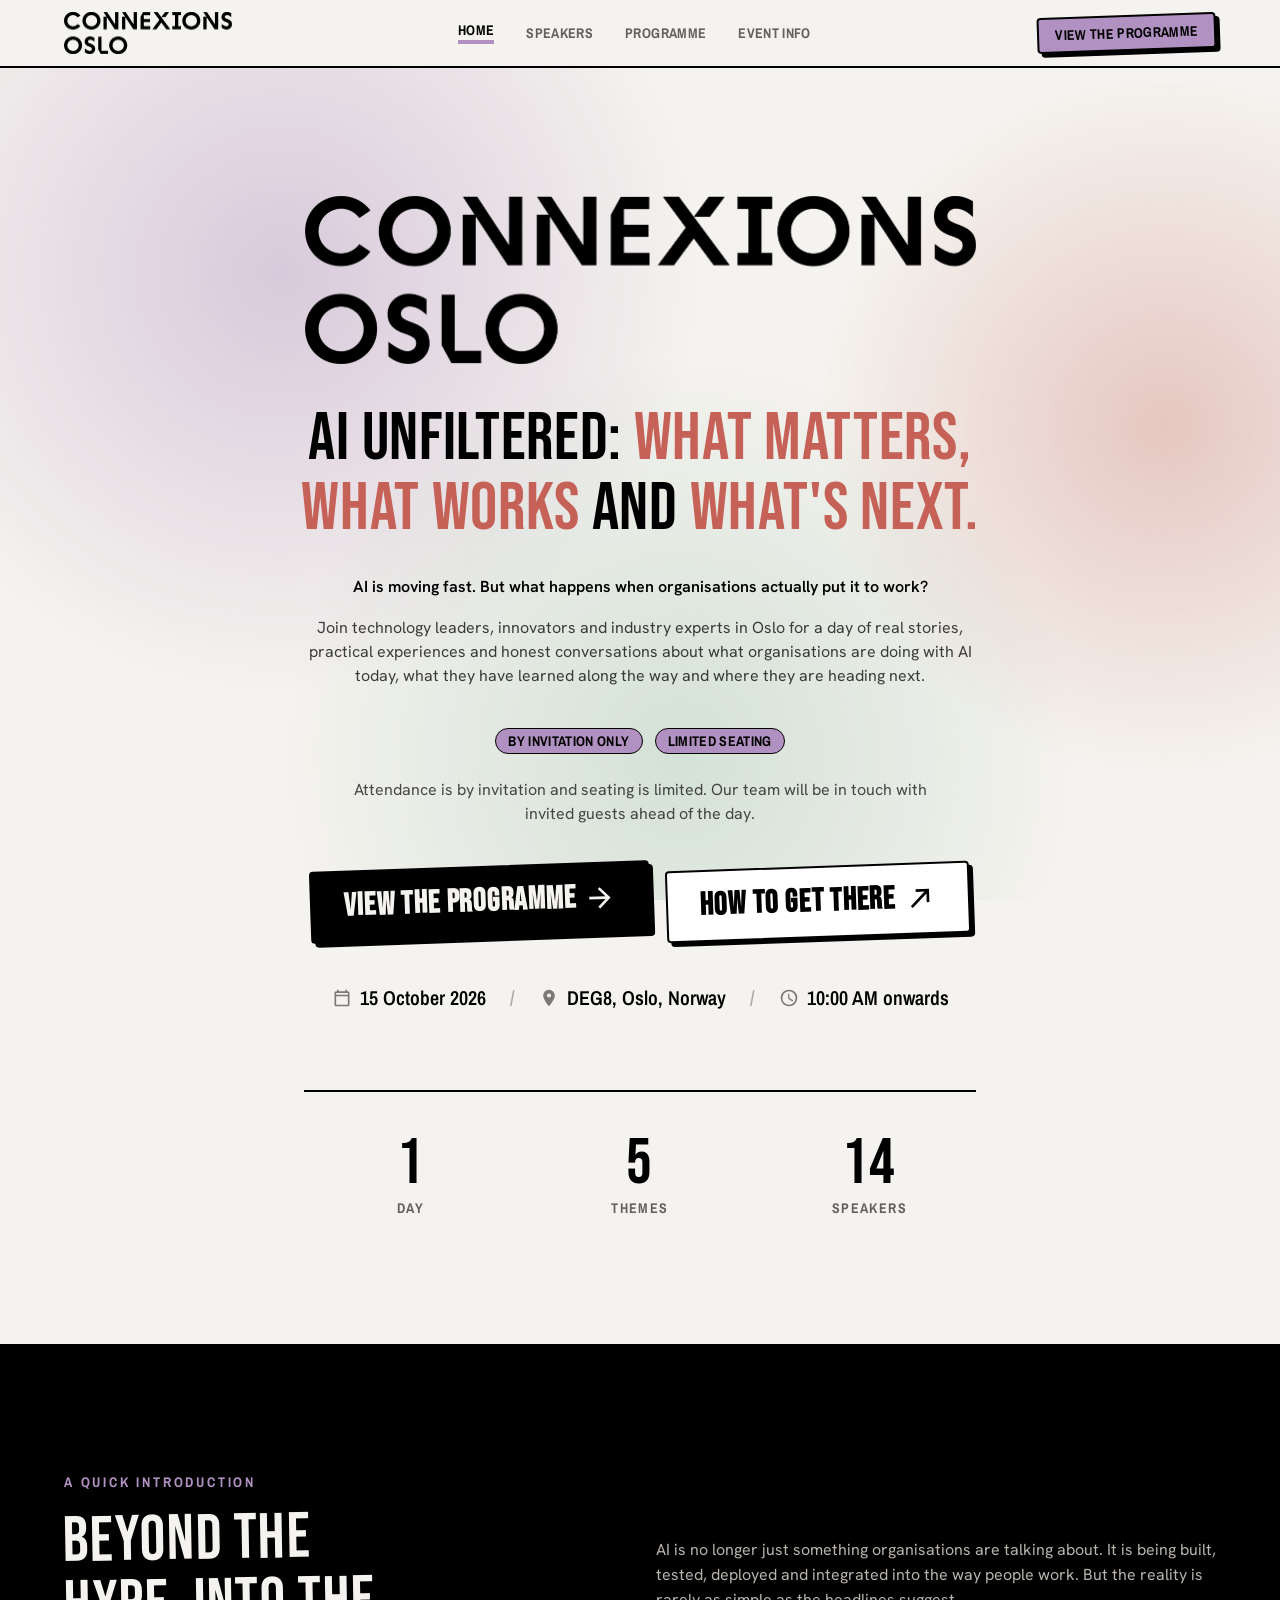
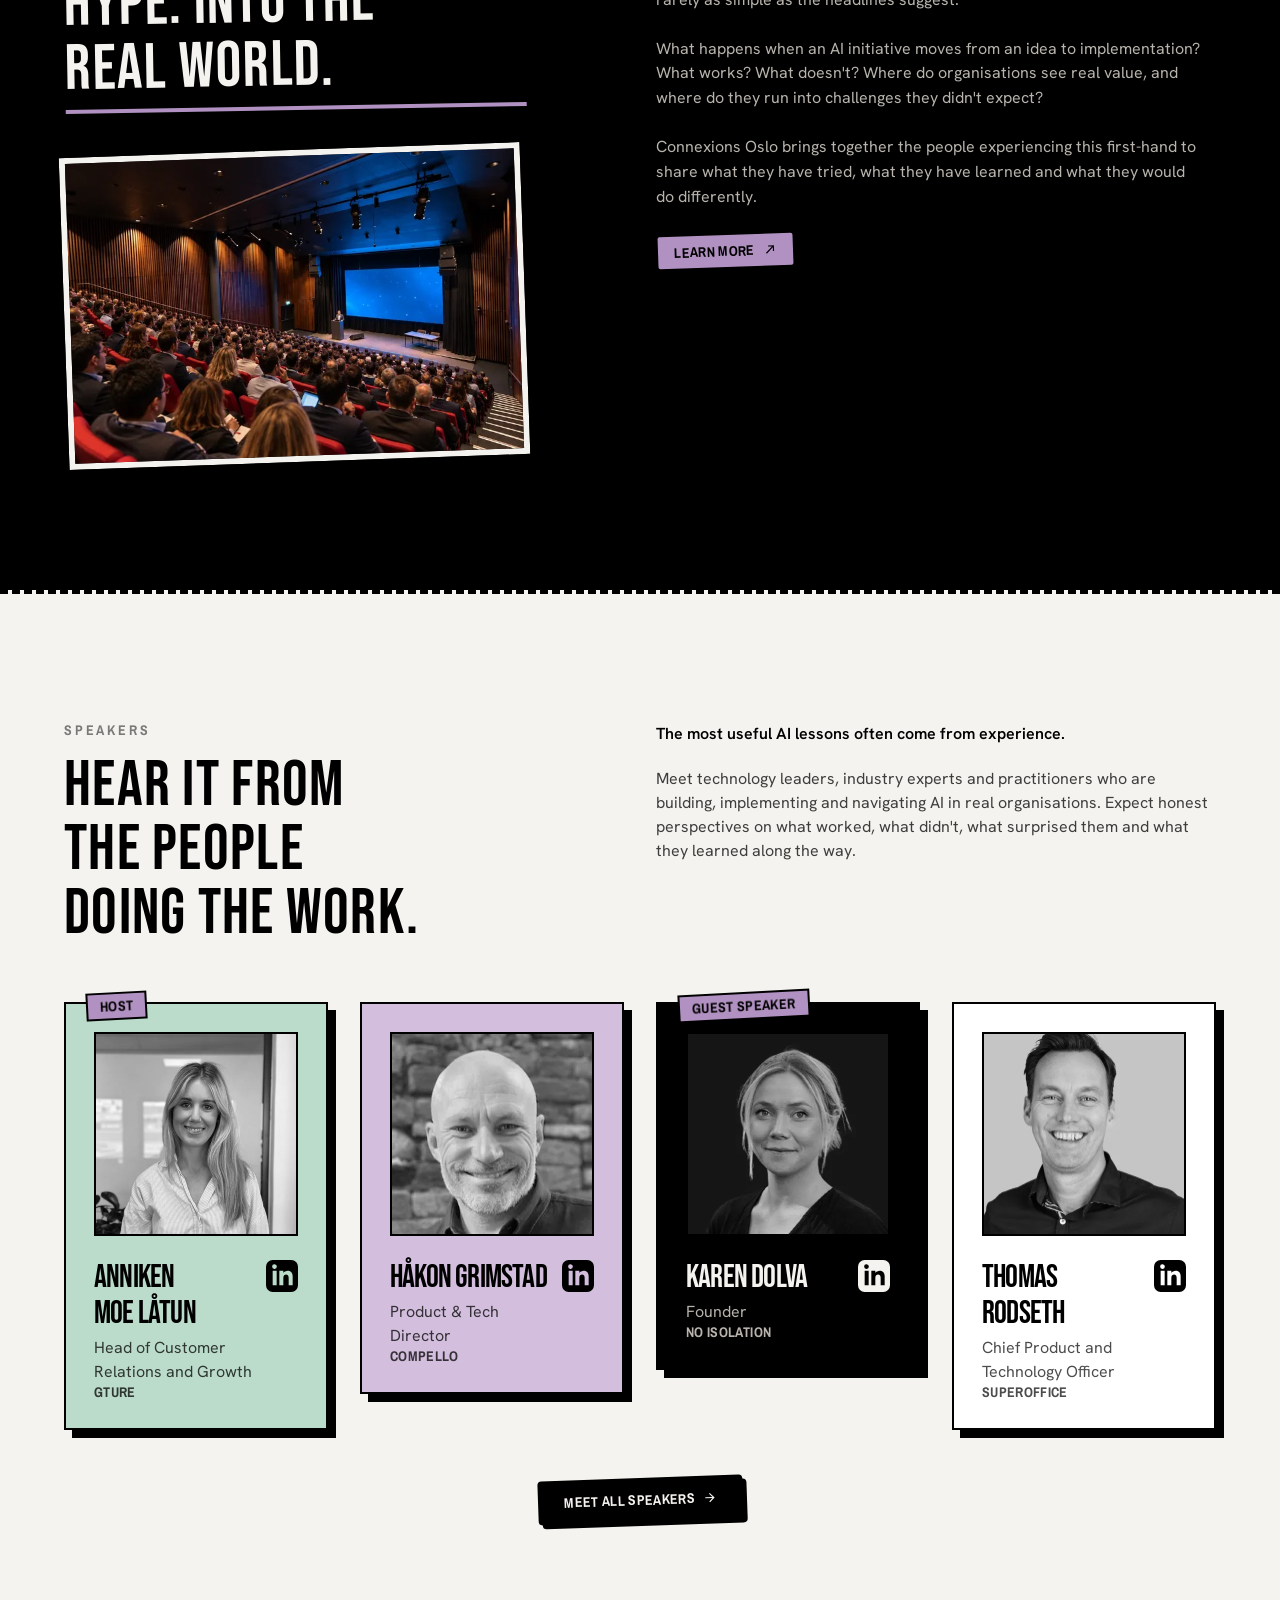
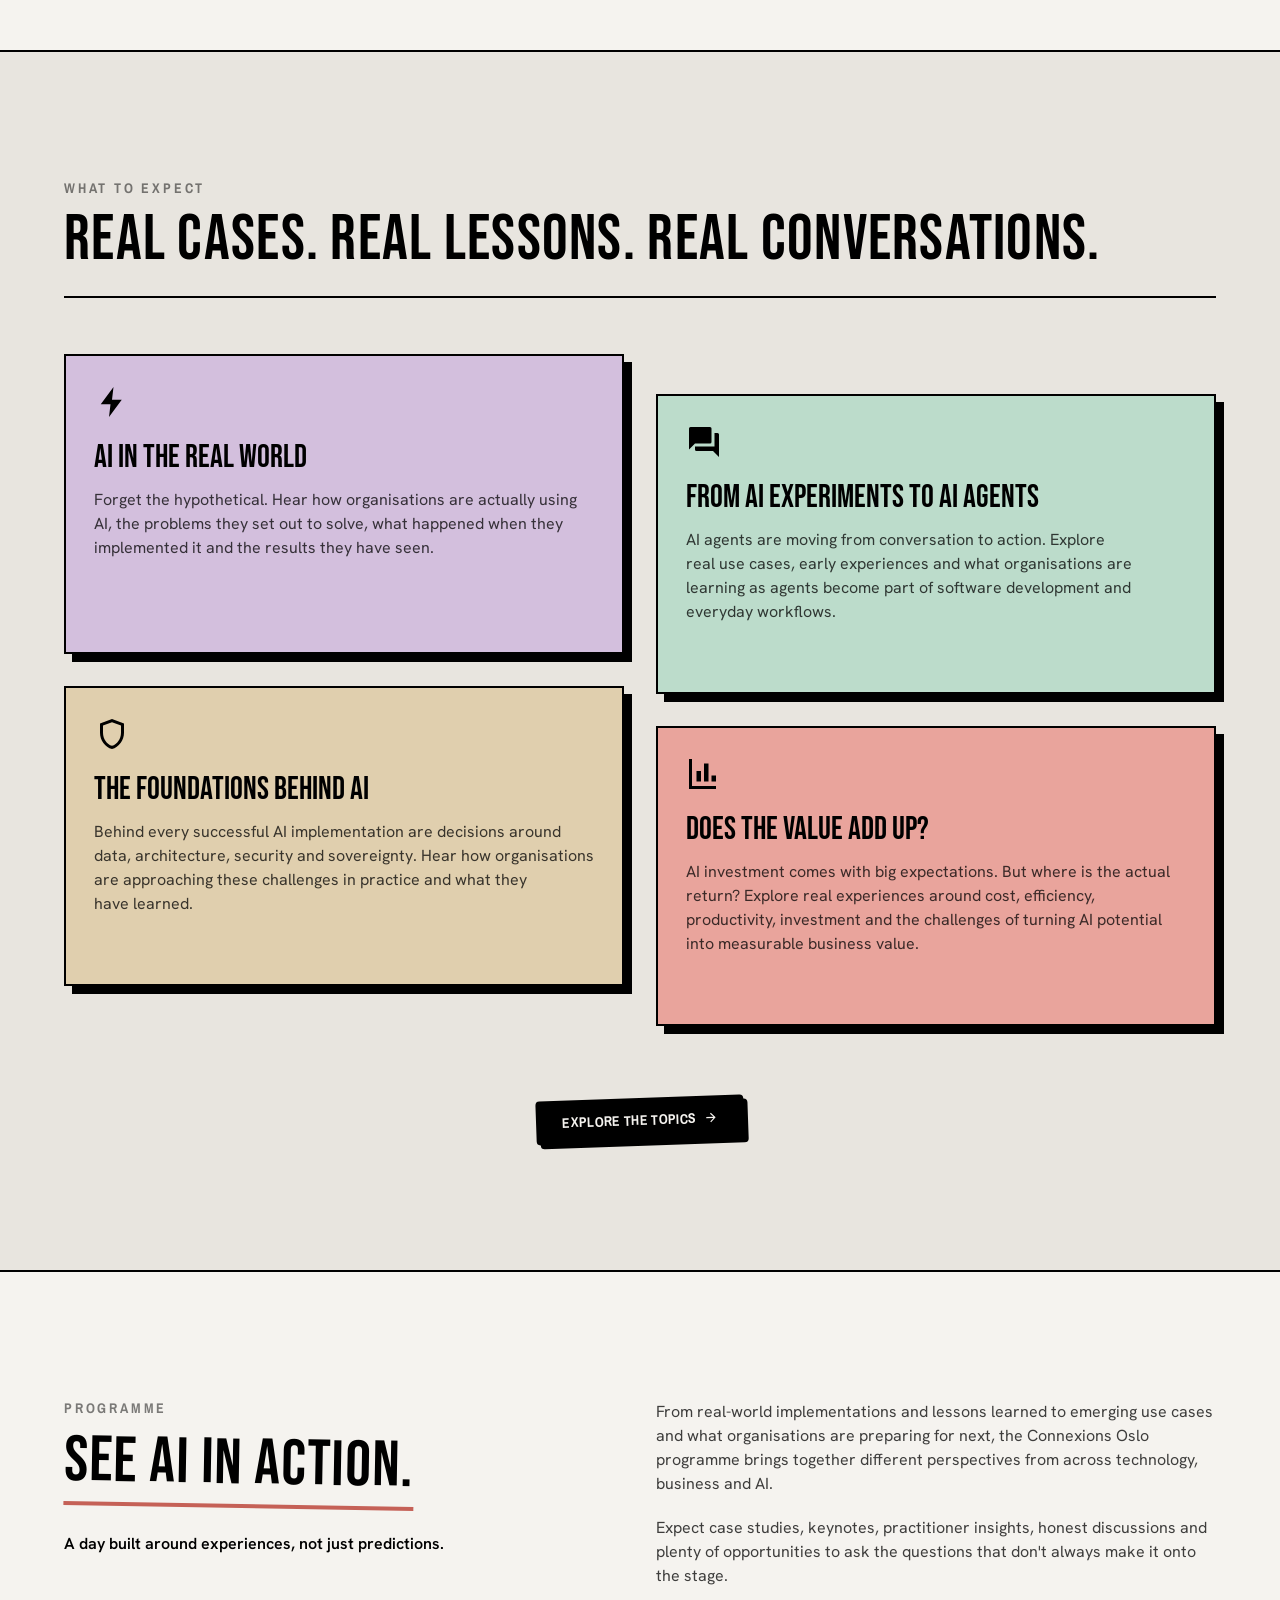
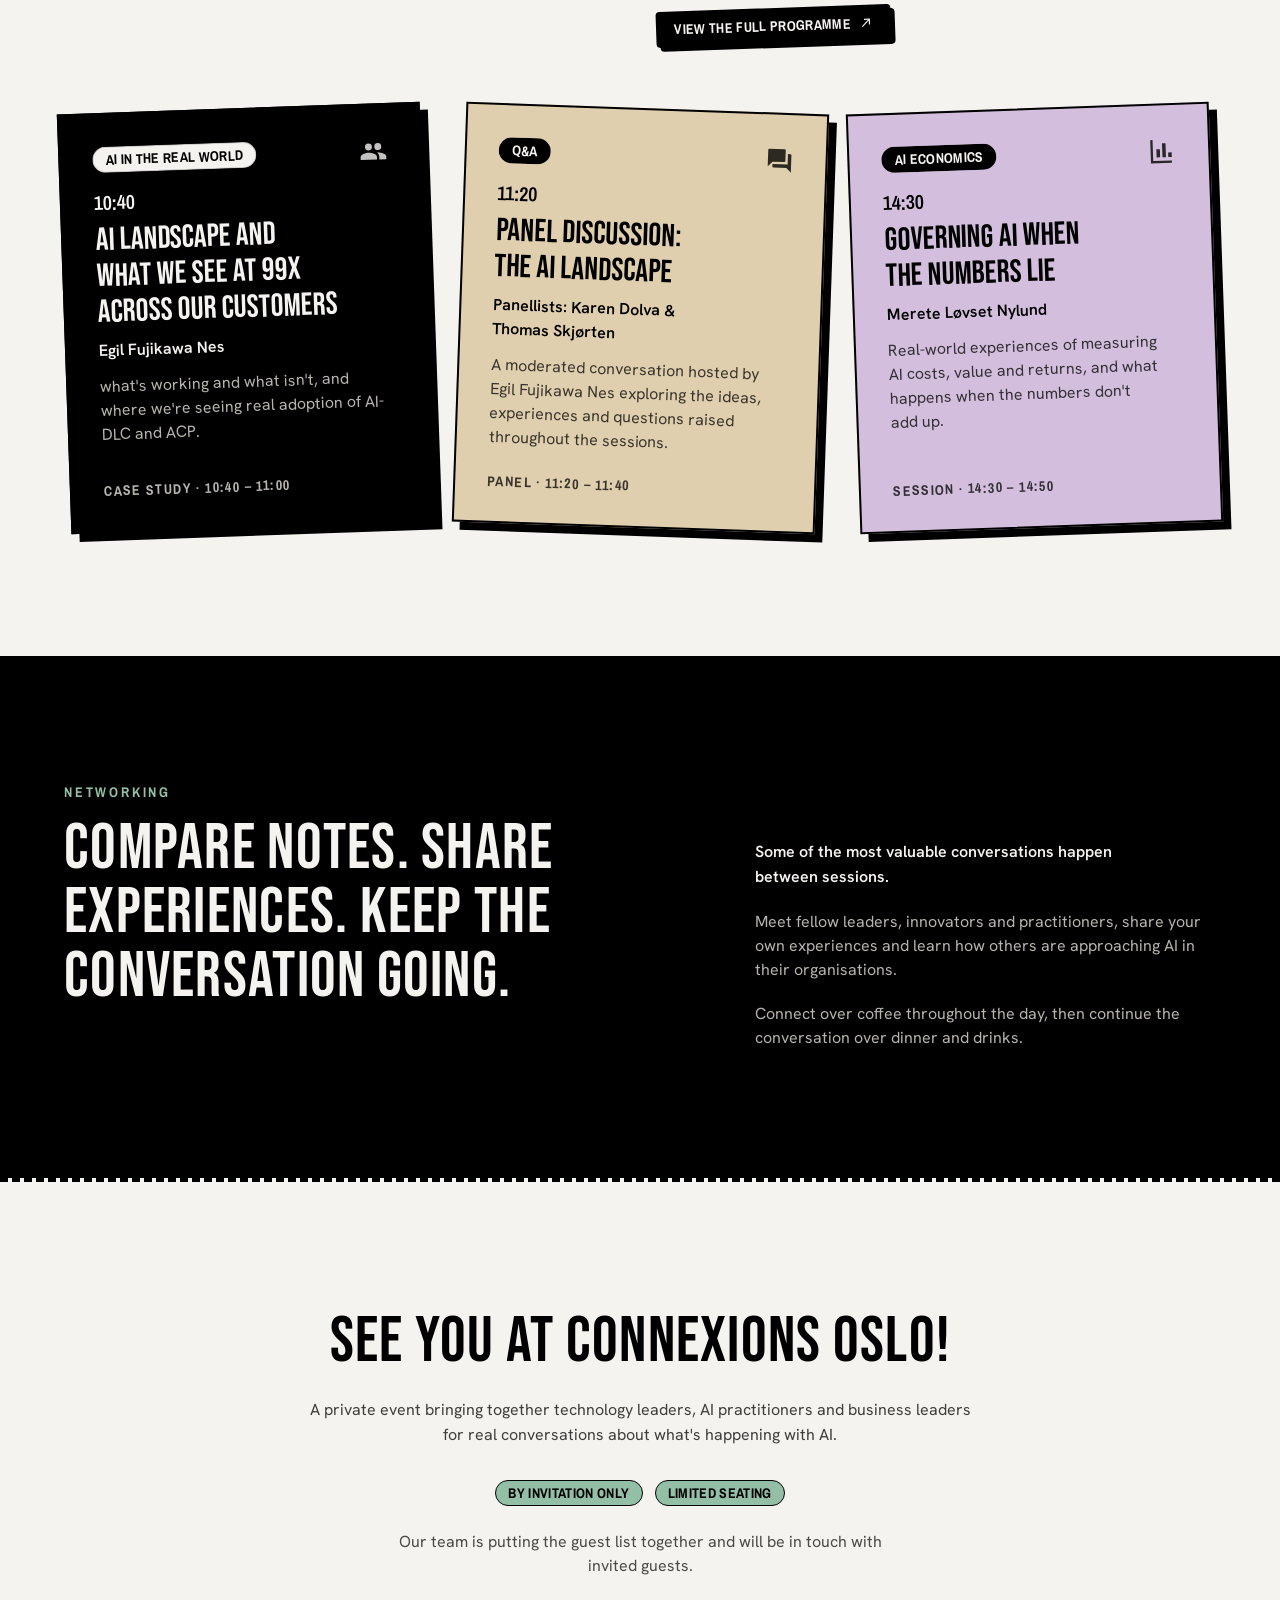
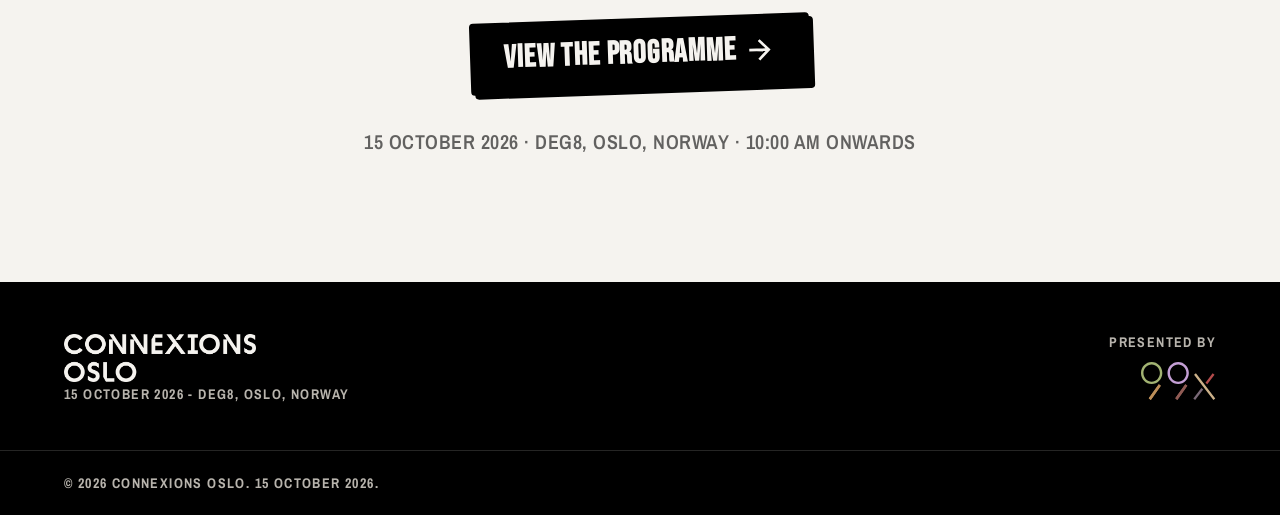
<file: index.html>
<!DOCTYPE html><html lang="en"> <head><meta charset="utf-8"><meta name="viewport" content="width=device-width, initial-scale=1"><link rel="icon" href="/favicon.svg" type="image/svg+xml"><link rel="canonical" href="https://connexions.99x.io/"><title>Connexions Oslo - AI Unfiltered: What matters, what works and what&#39;s next.</title><meta name="description" content="A day of real stories, practical experiences and honest conversations about what organisations are actually doing with AI today, what they have learned and where they are heading next."><meta name="theme-color" content="#f5f3ef"><meta name="generator" content="Astro v7.2.9"><meta property="og:type" content="website"><meta property="og:site_name" content="Connexions Oslo"><meta property="og:title" content="Connexions Oslo - AI Unfiltered: What matters, what works and what's next."><meta property="og:description" content="A day of real stories, practical experiences and honest conversations about what organisations are actually doing with AI today, what they have learned and where they are heading next."><meta property="og:url" content="https://connexions.99x.io/"><meta name="twitter:card" content="summary_large_image"><!--
      Preload only the display face. It paints the largest text on every
      page, so it is on the LCP path; body/UI faces can swap in a frame later.
    --><link rel="preload" as="font" type="font/woff2" href="/fonts/bebas-neue-latin-400-normal.woff2" crossorigin><script type="application/ld+json">{"@context":"https://schema.org","@type":"Event","name":"Connexions Oslo","description":"A day of real stories, practical experiences and honest conversations about what organisations are actually doing with AI today, what they have learned and where they are heading next.","startDate":"2026-10-15T09:30:00+02:00","endDate":"2026-10-15T22:00:00+02:00","eventAttendanceMode":"https://schema.org/OfflineEventAttendanceMode","eventStatus":"https://schema.org/EventScheduled","location":{"@type":"Place","name":"DEG8","address":{"@type":"PostalAddress","streetAddress":"Dronning Eufemias gate 8","addressLocality":"Oslo","addressCountry":"NO"},"hasMap":["https://maps.app.goo.gl/8G32JEvyfGcvB1rv6","https://maps.apple/p/jyzCqZqptGSS9R"]},"performer":[]}</script><link rel="stylesheet" href="/_astro/Base.1kUIBug9.css"><script type="module" src="/_astro/page.CQWjsXKf.js"></script></head> <body class="flex min-h-screen flex-col"> <a href="#main" class="sr-only focus:not-sr-only focus:absolute focus:top-2 focus:left-2 focus:z-[100] focus:bg-ink focus:px-4 focus:py-2 focus:font-ui focus:text-chalk focus:uppercase">
Skip to content
</a> <div class="ambient" aria-hidden="true" data-ambient data-astro-cid-h42vrqjc> <span class="ambient__blob ambient__blob--a" data-astro-cid-h42vrqjc></span> <span class="ambient__blob ambient__blob--b" data-astro-cid-h42vrqjc></span> <span class="ambient__blob ambient__blob--c" data-astro-cid-h42vrqjc></span> </div> <script type="module">var e=document.querySelector(`[data-ambient]`);if(e&&window.matchMedia(`(pointer: fine)`).matches&&!window.matchMedia(`(prefers-reduced-motion: reduce)`).matches){let t=!1,n=0,r=0,i=()=>{t=!1,e.style.setProperty(`--px`,n.toFixed(3)),e.style.setProperty(`--py`,r.toFixed(3))},a=e=>{n=e.clientX/window.innerWidth*2-1,r=e.clientY/window.innerHeight*2-1,t||(t=!0,requestAnimationFrame(i))};window.addEventListener(`pointermove`,a,{passive:!0}),document.addEventListener(`visibilitychange`,()=>{document.hidden?window.removeEventListener(`pointermove`,a):window.addEventListener(`pointermove`,a,{passive:!0})})}</script> <header class="sticky top-0 z-50 border-b-2 border-ink bg-paper" data-astro-cid-nen7h5rs> <div class="shell flex items-center justify-between gap-4 py-3" data-astro-cid-nen7h5rs> <a href="/" class="flex shrink-0 items-center text-ink no-underline" aria-label="Connexions Oslo - home" data-astro-cid-nen7h5rs> <span class="wordmark" style="--wordmark-w: clamp(7.5rem, 22vw, 10.5rem)" data-astro-cid-nen7h5rs></span> </a> <!-- Desktop navigation --> <nav aria-label="Main" class="hidden items-center gap-6 lg:flex xl:gap-8" data-astro-cid-nen7h5rs> <a href="/" aria-current="page" class="font-ui text-label font-bold uppercase tracking-wide no-underline transition-colors text-ink border-b-4 border-lavender pb-0.5" data-astro-cid-nen7h5rs> Home </a><a href="/speakers/" class="font-ui text-label font-bold uppercase tracking-wide no-underline transition-colors text-ink/60 hover:text-ink" data-astro-cid-nen7h5rs> Speakers </a><a href="/agenda/" class="font-ui text-label font-bold uppercase tracking-wide no-underline transition-colors text-ink/60 hover:text-ink" data-astro-cid-nen7h5rs> Programme </a><a href="/event-info/" class="font-ui text-label font-bold uppercase tracking-wide no-underline transition-colors text-ink/60 hover:text-ink" data-astro-cid-nen7h5rs> Event Info </a> </nav> <div class="hidden lg:block" data-astro-cid-nen7h5rs> <a class="inline-flex items-center justify-center gap-2 uppercase font-bold whitespace-nowrap edge drop-1 rounded-[var(--radius-sticker)] no-underline select-none sticker bg-lavender text-ink px-4 py-2 text-label font-ui tracking-wide " href="/agenda/" data-astro-cid-nen7h5rs="true"> View the Programme </a> </div> <!-- Mobile trigger --> <button type="button" id="nav-toggle" class="edge drop-1 bg-paper p-2 text-ink lg:hidden" aria-expanded="false" aria-controls="mobile-nav" aria-label="Open menu" data-astro-cid-nen7h5rs> <svg class="size-6" viewBox="0 0 24 24" fill="currentColor" aria-hidden="true" focusable="false"><path d="M3 6h18v2H3V6Zm0 5h18v2H3v-2Zm0 5h18v2H3v-2Z"></path></svg> </button> </div> <!--
    Mobile panel. Toggled with display:none (not opacity) so its links stay
    out of the tab order while closed.
  --> <div id="mobile-nav" class="fixed inset-0 top-[var(--nav-h,61px)] z-40 flex-col bg-ink px-4 py-8 text-chalk sm:px-8" data-astro-cid-nen7h5rs> <nav aria-label="Mobile" class="flex flex-col" data-astro-cid-nen7h5rs> <a href="/" aria-current="page" class="border-b border-chalk/20 py-4 font-display text-headline-lg uppercase no-underline text-lavender" data-astro-cid-nen7h5rs> Home </a><a href="/speakers/" class="border-b border-chalk/20 py-4 font-display text-headline-lg uppercase no-underline text-chalk" data-astro-cid-nen7h5rs> Speakers </a><a href="/agenda/" class="border-b border-chalk/20 py-4 font-display text-headline-lg uppercase no-underline text-chalk" data-astro-cid-nen7h5rs> Programme </a><a href="/event-info/" class="border-b border-chalk/20 py-4 font-display text-headline-lg uppercase no-underline text-chalk" data-astro-cid-nen7h5rs> Event Info </a> </nav> <!--
      No CTA button down here: the panel already lists Programme and Speakers
      as full-width links directly above, so a sticker repeating one of them
      is pure duplication.
    --> <p class="mt-auto pt-8 font-ui text-label uppercase tracking-widest text-chalk-dim" data-astro-cid-nen7h5rs> 15 October 2026 - DEG8, Oslo, Norway </p> </div> </header> <script type="module">var e=document.getElementById(`nav-toggle`),t=document.getElementById(`mobile-nav`),n=e?.closest(`header`);if(e&&t&&n){let r=()=>t.style.setProperty(`--nav-h`,`${n.getBoundingClientRect().height}px`);r();let i=n=>{t.classList.toggle(`is-open`,n),e.setAttribute(`aria-expanded`,String(n)),e.setAttribute(`aria-label`,n?`Close menu`:`Open menu`),document.documentElement.style.overflow=n?`hidden`:``};e.addEventListener(`click`,()=>i(e.getAttribute(`aria-expanded`)!==`true`)),document.addEventListener(`keydown`,t=>{t.key===`Escape`&&e.getAttribute(`aria-expanded`)===`true`&&(i(!1),e.focus())}),window.matchMedia(`(min-width: 1024px)`).addEventListener(`change`,e=>e.matches&&i(!1)),window.addEventListener(`resize`,r,{passive:!0})}</script> <!--
      `relative z-10` lifts the content above the fixed ambient layer (z-0).
      Sections with their own background still occlude it, which is what
      keeps the dark bands solid.
    --> <main id="main" class="relative z-10 flex-1">   <section class="relative overflow-hidden border-b-2 border-ink"> <div class="shell section-y flex flex-col items-center text-center"> <!--
        The wordmark is a logotype, not type we can set: it ships as an
        alpha mask so it takes `background-color` and works on any surface.

        Sized against the headline below rather than left at the utility's
        default: the h1 runs to max-w-4xl (56rem), so a 30rem mark read as
        half-scale beside it. 42rem puts it at ~75% of the headline width,
        which holds without overpowering it. The 80vw floor keeps the
        proportion on small screens, where the headline is narrower too.
      --> <p class="wordmark m-0" style="--wordmark-w: min(42rem, 80vw)" role="img" aria-label="Connexions Oslo"></p> <h1 class="mt-10 max-w-4xl font-display text-display-md text-ink uppercase text-balance">
AI Unfiltered: <span class="text-salmon">what matters, what works</span> and <span class="text-salmon">what's next.</span> </h1> <p class="mt-8 max-w-2xl font-body text-body-lg font-semibold text-ink">AI is moving fast. But what happens when organisations actually put it to work?</p> <p class="mt-4 max-w-2xl font-body text-body-md text-ink/75">Join technology leaders, innovators and industry experts in Oslo for a day of real stories, practical experiences and honest conversations about what organisations are doing with AI today, what they have learned along the way and where they are heading next.</p> <!--
        Admission terms are facts, not an action. Rendered as chips (untilted,
        outlined) rather than a sticker, which the tilt + hard shadow made
        look pressable.
      --> <ul class="mt-10 flex list-none flex-wrap justify-center gap-3 p-0"> <li> <span class="inline-flex items-center rounded-full px-3 py-1 font-ui text-label font-bold uppercase tracking-wide whitespace-nowrap border border-current bg-lavender text-ink"> By Invitation only </span> </li><li> <span class="inline-flex items-center rounded-full px-3 py-1 font-ui text-label font-bold uppercase tracking-wide whitespace-nowrap border border-current bg-lavender text-ink"> Limited seating </span> </li> </ul> <p class="mt-6 max-w-xl font-body text-body-md text-ink/70">Attendance is by invitation and seating is limited. Our team will be in touch with invited guests ahead of the day.</p> <div class="mt-10 flex flex-col items-center gap-4 sm:flex-row sm:justify-center"> <a class="inline-flex items-center justify-center gap-2 uppercase font-bold whitespace-nowrap edge drop-1 rounded-[var(--radius-sticker)] no-underline select-none sticker bg-ink text-chalk px-8 py-4 text-headline-lg font-display tracking-wide " href="/agenda/"> View the Programme <svg class="size-[1em] shrink-0" viewBox="0 0 24 24" fill="currentColor" aria-hidden="true" focusable="false"><path d="M12 4l-1.41 1.41L16.17 11H4v2h12.17l-5.58 5.59L12 20l8-8-8-8Z"></path></svg></a> <a class="inline-flex items-center justify-center gap-2 uppercase font-bold whitespace-nowrap edge drop-1 rounded-[var(--radius-sticker)] no-underline select-none sticker bg-white text-ink px-8 py-4 text-headline-lg font-display tracking-wide " href="/event-info/#find-us"> How to Get There <svg class="size-[1em] shrink-0" viewBox="0 0 24 24" fill="currentColor" aria-hidden="true" focusable="false"><path d="M9 5v2h6.59L5 17.59 6.41 19 17 8.41V15h2V5H9Z"></path></svg></a> </div> <!-- Date / place / time strip. --> <ul class="mt-12 flex list-none flex-col items-center gap-3 p-0 font-ui text-accent-ui font-semibold text-ink sm:flex-row sm:gap-6"> <li class="flex items-center gap-2"> <svg class="size-5 text-ink/50" viewBox="0 0 24 24" fill="currentColor" aria-hidden="true" focusable="false"><path d="M19 4h-1V2h-2v2H8V2H6v2H5a2 2 0 0 0-2 2v14a2 2 0 0 0 2 2h14a2 2 0 0 0 2-2V6a2 2 0 0 0-2-2Zm0 16H5V10h14v10ZM5 8V6h14v2H5Z"></path></svg> <time datetime="2026-10-15">15 October 2026</time> </li> <li aria-hidden="true" class="hidden text-ink/30 sm:block">/</li> <li class="flex items-center gap-2"> <svg class="size-5 text-ink/50" viewBox="0 0 24 24" fill="currentColor" aria-hidden="true" focusable="false"><path d="M12 2a7 7 0 0 0-7 7c0 5.25 7 13 7 13s7-7.75 7-13a7 7 0 0 0-7-7Zm0 9.5a2.5 2.5 0 1 1 0-5 2.5 2.5 0 0 1 0 5Z"></path></svg>DEG8, Oslo, Norway </li> <li aria-hidden="true" class="hidden text-ink/30 sm:block">/</li> <li class="flex items-center gap-2"> <svg class="size-5 text-ink/50" viewBox="0 0 24 24" fill="currentColor" aria-hidden="true" focusable="false"><path d="M12 2a10 10 0 1 0 0 20 10 10 0 0 0 0-20Zm0 18a8 8 0 1 1 0-16 8 8 0 0 1 0 16Zm.5-13H11v6l5.2 3.1.8-1.3-4.5-2.7V7Z"></path></svg>10:00 AM onwards </li> </ul> <dl class="mt-20 grid w-full max-w-2xl grid-cols-3 gap-4 border-t-2 border-ink pt-10"> <div> <dt class="sr-only">Day</dt> <dd> <span class="block font-display text-headline-xl">1</span> <span class="mt-1 block font-ui text-label tracking-widest text-ink/60 uppercase"> Day </span> </dd> </div><div> <dt class="sr-only">Themes</dt> <dd> <span class="block font-display text-headline-xl">5</span> <span class="mt-1 block font-ui text-label tracking-widest text-ink/60 uppercase"> Themes </span> </dd> </div><div> <dt class="sr-only">Speakers</dt> <dd> <span class="block font-display text-headline-xl">14</span> <span class="mt-1 block font-ui text-label tracking-widest text-ink/60 uppercase"> Speakers </span> </dd> </div> </dl> </div> </section>  <section class="bg-ink text-chalk"> <div class="shell section-y grid gap-10 lg:grid-cols-12 lg:gap-8"> <div class="lg:col-span-5 lg:col-start-1"> <p class="font-ui text-label font-bold tracking-[0.2em] text-lavender uppercase"> A quick introduction </p> <h2 class="mt-4 inline-block -rotate-1 border-b-4 border-lavender pb-2 font-display text-headline-xl text-balance"> Beyond the hype. Into the real world. </h2> <!--
          Photo sits under the heading on the left, tilted the same way the
          comp shows. `rotate` is a separate property from `translate`, so
          the hover lift composes instead of clobbering the tilt.
        --> <figure class="mt-10 mr-0 mb-0 ml-0">   <img src="/_astro/the-event.yRUqTWaw_1EKp90.webp" srcset="/_astro/the-event.yRUqTWaw_Z1IdJcY.webp 440w, /_astro/the-event.yRUqTWaw_1OeuUa.webp 660w, /_astro/the-event.yRUqTWaw_TLrIT.webp 900w" alt="A speaker on stage at a previous Connexions event, in front of a screen showing the Connexions Oslo wordmark." sizes="(min-width: 1024px) 460px, 90vw" loading="lazy" decoding="async" width="1536" height="1024" class="w-full -rotate-2 border-[6px] border-chalk bg-ink object-cover"> </figure> </div> <div class="flex flex-col items-start gap-6 lg:col-span-6 lg:col-start-7 lg:pt-16"> <p class="font-body text-body-lg text-chalk-dim">AI is no longer just something organisations are talking about. It is being built, tested, deployed and integrated into the way people work. But the reality is rarely as simple as the headlines suggest.</p><p class="font-body text-body-lg text-chalk-dim">What happens when an AI initiative moves from an idea to implementation? What works? What doesn&#39;t? Where do organisations see real value, and where do they run into challenges they didn&#39;t expect?</p><p class="font-body text-body-lg text-chalk-dim">Connexions Oslo brings together the people experiencing this first-hand to share what they have tried, what they have learned and what they would do differently.</p> <a class="inline-flex items-center justify-center gap-2 uppercase font-bold whitespace-nowrap edge drop-1 rounded-[var(--radius-sticker)] no-underline select-none sticker bg-lavender text-ink px-4 py-2 text-label font-ui tracking-wide " href="/event-info/"> Learn More <svg class="size-[1em] shrink-0" viewBox="0 0 24 24" fill="currentColor" aria-hidden="true" focusable="false"><path d="M9 5v2h6.59L5 17.59 6.41 19 17 8.41V15h2V5H9Z"></path></svg></a> </div> </div> </section>  <section class="border-t-4 border-dashed border-ink"> <div class="shell section-y"> <div class="grid gap-8 lg:grid-cols-12"> <div class="lg:col-span-5"> <p class="font-ui text-label font-bold tracking-[0.2em] text-ink/50 uppercase"> Speakers </p> <h2 class="mt-4 font-display text-headline-xl text-balance">Hear it from the people doing the work.</h2> </div> <div class="flex flex-col items-start gap-5 lg:col-span-6 lg:col-start-7"> <p class="font-body text-body-lg font-semibold">The most useful AI lessons often come from experience.</p> <p class="font-body text-body-md text-ink/75">Meet technology leaders, industry experts and practitioners who are building, implementing and navigating AI in real organisations. Expect honest perspectives on what worked, what didn&#39;t, what surprised them and what they learned along the way.</p> </div> </div> <ul class="mt-14 grid list-none gap-8 p-0 sm:grid-cols-2 lg:grid-cols-4"> <li> <article class="group relative flex flex-col p-6 transition-transform duration-300 sm:p-7 edge drop-2 hover:-translate-y-1.5 bg-sage-soft text-ink"> <span class="absolute -top-3 left-5 z-10 -rotate-3 px-3 py-1 font-ui text-label font-bold uppercase tracking-wide edge bg-lavender text-ink"> Host </span> <div class="edge relative mb-6 aspect-square w-full overflow-hidden bg-paper-dim">   <img src="/_astro/Anniken%20Moe%20L%C3%A5tun.9xglSl1j_Z1vIiT7.webp" srcset="/_astro/Anniken%20Moe%20L%C3%A5tun.9xglSl1j_Z1mKjXp.webp 286w, /_astro/Anniken%20Moe%20L%C3%A5tun.9xglSl1j_AEkmC.webp 400w, /_astro/Anniken%20Moe%20L%C3%A5tun.9xglSl1j_Z17zyBC.webp 572w" alt="Anniken Moe Låtun, Head of Customer Relations and Growth at Gture" sizes="(min-width: 1024px) 380px, (min-width: 640px) 45vw, 90vw" loading="lazy" fetchpriority="auto" decoding="async" width="800" height="800" class="size-full object-cover grayscale transition-[filter] duration-500 group-hover:grayscale-0"> </div> <div class="flex items-start justify-between gap-3"> <div class="min-w-0"> <h3 class="font-display text-headline-lg tracking-tight text-balance">Anniken Moe Låtun</h3> <p class="mt-1 font-body text-body-md text-ink/75"> Head of Customer Relations and Growth <span class="block font-ui text-label font-bold uppercase tracking-wide"> Gture </span> </p>  </div> <a href="https://www.linkedin.com/in/anniken-moe/" rel="noopener noreferrer" target="_blank" class="shrink-0 transition-transform hover:scale-110"> <svg class="size-8" viewBox="0 0 24 24" fill="currentColor" role="img" aria-label="Anniken Moe Låtun on LinkedIn" focusable="false"><path d="M19 0H5a5 5 0 0 0-5 5v14a5 5 0 0 0 5 5h14a5 5 0 0 0 5-5V5a5 5 0 0 0-5-5ZM8 19H5V8h3v11ZM6.5 6.73a1.77 1.77 0 1 1 0-3.53 1.77 1.77 0 0 1 0 3.53ZM20 19h-3v-5.6c0-3.37-4-3.12-4 0V19h-3V8h3v1.77c1.4-2.59 7-2.78 7 2.47V19Z"></path></svg> </a> </div> </article> </li><li> <article class="group relative flex flex-col p-6 transition-transform duration-300 sm:p-7 edge drop-2 hover:-translate-y-1.5 bg-lavender-soft text-ink">  <div class="edge relative mb-6 aspect-square w-full overflow-hidden bg-paper-dim">   <img src="/_astro/Hakon%20Grimstand.DdBIY8-d_87nhb.webp" srcset="/_astro/Hakon%20Grimstand.DdBIY8-d_87nhb.webp 254w" alt="Håkon Grimstad, Product &amp; Tech Director at Compello" sizes="(min-width: 1024px) 380px, (min-width: 640px) 45vw, 90vw" loading="lazy" fetchpriority="auto" decoding="async" width="254" height="254" class="size-full object-cover grayscale transition-[filter] duration-500 group-hover:grayscale-0"> </div> <div class="flex items-start justify-between gap-3"> <div class="min-w-0"> <h3 class="font-display text-headline-lg tracking-tight text-balance">Håkon Grimstad</h3> <p class="mt-1 font-body text-body-md text-ink/75"> Product &amp; Tech Director <span class="block font-ui text-label font-bold uppercase tracking-wide"> Compello </span> </p>  </div> <a href="https://www.linkedin.com/in/h%C3%A5kon-grimstad-55aa15b/" rel="noopener noreferrer" target="_blank" class="shrink-0 transition-transform hover:scale-110"> <svg class="size-8" viewBox="0 0 24 24" fill="currentColor" role="img" aria-label="Håkon Grimstad on LinkedIn" focusable="false"><path d="M19 0H5a5 5 0 0 0-5 5v14a5 5 0 0 0 5 5h14a5 5 0 0 0 5-5V5a5 5 0 0 0-5-5ZM8 19H5V8h3v11ZM6.5 6.73a1.77 1.77 0 1 1 0-3.53 1.77 1.77 0 0 1 0 3.53ZM20 19h-3v-5.6c0-3.37-4-3.12-4 0V19h-3V8h3v1.77c1.4-2.59 7-2.78 7 2.47V19Z"></path></svg> </a> </div> </article> </li><li> <article class="group relative flex flex-col p-6 transition-transform duration-300 sm:p-7 edge drop-2 hover:-translate-y-1.5 bg-ink text-chalk"> <span class="absolute -top-3 left-5 z-10 -rotate-3 px-3 py-1 font-ui text-label font-bold uppercase tracking-wide edge bg-lavender text-ink"> Guest Speaker </span> <div class="edge relative mb-6 aspect-square w-full overflow-hidden bg-paper-dim">   <img src="/_astro/Karen%20Dolva.Dwbq2fcc_Z2e5N8c.webp" srcset="/_astro/Karen%20Dolva.Dwbq2fcc_fxCui.webp 286w, /_astro/Karen%20Dolva.Dwbq2fcc_Z2o2Hep.webp 400w, /_astro/Karen%20Dolva.Dwbq2fcc_Z10083y.webp 572w" alt="Karen Dolva, Founder at No Isolation" sizes="(min-width: 1024px) 380px, (min-width: 640px) 45vw, 90vw" loading="lazy" fetchpriority="auto" decoding="async" width="800" height="800" class="size-full object-cover grayscale transition-[filter] duration-500 group-hover:grayscale-0"> </div> <div class="flex items-start justify-between gap-3"> <div class="min-w-0"> <h3 class="font-display text-headline-lg tracking-tight text-balance">Karen Dolva</h3> <p class="mt-1 font-body text-body-md text-chalk-dim"> Founder <span class="block font-ui text-label font-bold uppercase tracking-wide"> No Isolation </span> </p>  </div> <a href="https://www.linkedin.com/in/karen-dolva-22632a60/" rel="noopener noreferrer" target="_blank" class="shrink-0 transition-transform hover:scale-110"> <svg class="size-8" viewBox="0 0 24 24" fill="currentColor" role="img" aria-label="Karen Dolva on LinkedIn" focusable="false"><path d="M19 0H5a5 5 0 0 0-5 5v14a5 5 0 0 0 5 5h14a5 5 0 0 0 5-5V5a5 5 0 0 0-5-5ZM8 19H5V8h3v11ZM6.5 6.73a1.77 1.77 0 1 1 0-3.53 1.77 1.77 0 0 1 0 3.53ZM20 19h-3v-5.6c0-3.37-4-3.12-4 0V19h-3V8h3v1.77c1.4-2.59 7-2.78 7 2.47V19Z"></path></svg> </a> </div> </article> </li><li> <article class="group relative flex flex-col p-6 transition-transform duration-300 sm:p-7 edge drop-2 hover:-translate-y-1.5 bg-white text-ink">  <div class="edge relative mb-6 aspect-square w-full overflow-hidden bg-paper-dim">   <img src="/_astro/Thomas%20Rodseth.CXM9eEWe_lVnnL.webp" srcset="/_astro/Thomas%20Rodseth.CXM9eEWe_Z27oLJ5.webp 286w, /_astro/Thomas%20Rodseth.CXM9eEWe_Z1MUdnz.webp 400w, /_astro/Thomas%20Rodseth.CXM9eEWe_Z2i4oG8.webp 572w" alt="Thomas Rodseth, Chief Product and Technology Officer at Superoffice" sizes="(min-width: 1024px) 380px, (min-width: 640px) 45vw, 90vw" loading="lazy" fetchpriority="auto" decoding="async" width="692" height="749" class="size-full object-cover grayscale transition-[filter] duration-500 group-hover:grayscale-0"> </div> <div class="flex items-start justify-between gap-3"> <div class="min-w-0"> <h3 class="font-display text-headline-lg tracking-tight text-balance">Thomas Rodseth</h3> <p class="mt-1 font-body text-body-md text-ink/70"> Chief Product and Technology Officer <span class="block font-ui text-label font-bold uppercase tracking-wide"> Superoffice </span> </p>  </div> <a href="https://www.linkedin.com/in/thomasroedseth/" rel="noopener noreferrer" target="_blank" class="shrink-0 transition-transform hover:scale-110"> <svg class="size-8" viewBox="0 0 24 24" fill="currentColor" role="img" aria-label="Thomas Rodseth on LinkedIn" focusable="false"><path d="M19 0H5a5 5 0 0 0-5 5v14a5 5 0 0 0 5 5h14a5 5 0 0 0 5-5V5a5 5 0 0 0-5-5ZM8 19H5V8h3v11ZM6.5 6.73a1.77 1.77 0 1 1 0-3.53 1.77 1.77 0 0 1 0 3.53ZM20 19h-3v-5.6c0-3.37-4-3.12-4 0V19h-3V8h3v1.77c1.4-2.59 7-2.78 7 2.47V19Z"></path></svg> </a> </div> </article> </li> </ul> <div class="mt-12 flex justify-center"> <a class="inline-flex items-center justify-center gap-2 uppercase font-bold whitespace-nowrap edge drop-1 rounded-[var(--radius-sticker)] no-underline select-none sticker bg-ink text-chalk px-6 py-3 text-label font-ui tracking-wide " href="/speakers/"> Meet all speakers <svg class="size-[1em] shrink-0" viewBox="0 0 24 24" fill="currentColor" aria-hidden="true" focusable="false"><path d="M12 4l-1.41 1.41L16.17 11H4v2h12.17l-5.58 5.59L12 20l8-8-8-8Z"></path></svg></a> </div> </div> </section>  <section id="what-to-expect" class="border-t-2 border-ink bg-paper-dim"> <div class="shell section-y"> <div class="mb-14 flex flex-col gap-4 border-b-2 border-ink pb-6 sm:flex-row sm:items-end sm:justify-between"> <div> <p class="font-ui text-label font-bold tracking-[0.2em] text-ink/50 uppercase"> What to expect </p> <h2 class="mt-3 font-display text-headline-xl text-balance"> Real cases. Real lessons. Real conversations. </h2> </div> </div> <ul class="grid list-none gap-8 p-0 sm:grid-cols-2"> <li> <article class="flex h-full flex-col p-7 transition-transform duration-300 hover:-translate-y-1.5 edge drop-2 bg-lavender-soft text-ink"> <svg class="size-9" viewBox="0 0 24 24" fill="currentColor" aria-hidden="true" focusable="false"><path d="M13 2 4.5 13.5H11l-1 8.5 8.5-11.5H12l1-8.5Z"></path></svg> <h3 class="mt-5 font-display text-headline-lg text-balance">AI in the real world</h3> <p class="mt-3 max-w-[60ch] font-body text-body-md text-ink/75"> Forget the hypothetical. Hear how organisations are actually using AI, the problems they set out to solve, what happened when they implemented it and the results they have seen. </p> </article> </li><li> <article class="flex h-full flex-col p-7 transition-transform duration-300 hover:-translate-y-1.5 edge drop-2 bg-sage-soft text-ink sm:mt-10"> <svg class="size-9" viewBox="0 0 24 24" fill="currentColor" aria-hidden="true" focusable="false"><path d="M17 12V3a1 1 0 0 0-1-1H3a1 1 0 0 0-1 1v14l4-4h10a1 1 0 0 0 1-1Zm4-6h-2v9H6v2a1 1 0 0 0 1 1h11l4 4V7a1 1 0 0 0-1-1Z"></path></svg> <h3 class="mt-5 font-display text-headline-lg text-balance">From AI experiments to AI agents</h3> <p class="mt-3 max-w-[60ch] font-body text-body-md text-ink/75"> AI agents are moving from conversation to action. Explore real use cases, early experiences and what organisations are learning as agents become part of software development and everyday workflows. </p> </article> </li><li> <article class="flex h-full flex-col p-7 transition-transform duration-300 hover:-translate-y-1.5 edge drop-2 bg-tan-soft text-ink"> <svg class="size-9" viewBox="0 0 24 24" fill="currentColor" aria-hidden="true" focusable="false"><path d="M12 2 4 5v6.1c0 5 3.4 9.7 8 10.9 4.6-1.2 8-5.9 8-10.9V5l-8-3Zm6 9.1c0 4-2.6 7.8-6 8.8-3.4-1-6-4.8-6-8.8V6.4l6-2.2 6 2.2v4.7Z"></path></svg> <h3 class="mt-5 font-display text-headline-lg text-balance">The foundations behind AI</h3> <p class="mt-3 max-w-[60ch] font-body text-body-md text-ink/75"> Behind every successful AI implementation are decisions around data, architecture, security and sovereignty. Hear how organisations are approaching these challenges in practice and what they have learned. </p> </article> </li><li> <article class="flex h-full flex-col p-7 transition-transform duration-300 hover:-translate-y-1.5 edge drop-2 bg-salmon-soft text-ink sm:mt-10"> <svg class="size-9" viewBox="0 0 24 24" fill="currentColor" aria-hidden="true" focusable="false"><path d="M4 20h16v2H2V2h2v18Zm3-3V10h3v7H7Zm5 0V5h3v12h-3Zm5 0v-4h3v4h-3Z"></path></svg> <h3 class="mt-5 font-display text-headline-lg text-balance">Does the value add up?</h3> <p class="mt-3 max-w-[60ch] font-body text-body-md text-ink/75"> AI investment comes with big expectations. But where is the actual return? Explore real experiences around cost, efficiency, productivity, investment and the challenges of turning AI potential into measurable business value. </p> </article> </li> </ul> <div class="mt-16 flex justify-center sm:mt-28"> <a class="inline-flex items-center justify-center gap-2 uppercase font-bold whitespace-nowrap edge drop-1 rounded-[var(--radius-sticker)] no-underline select-none sticker bg-ink text-chalk px-6 py-3 text-label font-ui tracking-wide " href="/agenda/"> Explore the topics <svg class="size-[1em] shrink-0" viewBox="0 0 24 24" fill="currentColor" aria-hidden="true" focusable="false"><path d="M12 4l-1.41 1.41L16.17 11H4v2h12.17l-5.58 5.59L12 20l8-8-8-8Z"></path></svg></a> </div> </div> </section>  <section class="border-t-2 border-ink"> <div class="shell section-y"> <div class="grid gap-8 lg:grid-cols-12"> <div class="lg:col-span-5"> <p class="font-ui text-label font-bold tracking-[0.2em] text-ink/50 uppercase"> Programme </p> <h2 class="mt-4 inline-block rotate-1 border-b-4 border-salmon pb-2 font-display text-headline-xl"> See AI in action. </h2> <p class="mt-6 font-body text-body-lg font-semibold">A day built around experiences, not just predictions.</p> </div> <div class="flex flex-col items-start gap-5 lg:col-span-6 lg:col-start-7"> <p class="font-body text-body-md text-ink/75">From real-world implementations and lessons learned to emerging use cases and what organisations are preparing for next, the Connexions Oslo programme brings together different perspectives from across technology, business and AI.</p><p class="font-body text-body-md text-ink/75">Expect case studies, keynotes, practitioner insights, honest discussions and plenty of opportunities to ask the questions that don&#39;t always make it onto the stage.</p> <a class="inline-flex items-center justify-center gap-2 uppercase font-bold whitespace-nowrap edge drop-1 rounded-[var(--radius-sticker)] no-underline select-none sticker bg-ink text-chalk px-4 py-2 text-label font-ui tracking-wide " href="/agenda/"> View the full programme <svg class="size-[1em] shrink-0" viewBox="0 0 24 24" fill="currentColor" aria-hidden="true" focusable="false"><path d="M9 5v2h6.59L5 17.59 6.41 19 17 8.41V15h2V5H9Z"></path></svg></a> </div> </div> <!--
        Highlights are read from content/agenda.json (`"featured": true`),
        so the schedule never drifts between this page and /agenda.
      --> <ul class="mt-16 grid list-none gap-8 p-0 sm:grid-cols-2 lg:grid-cols-3"> <li> <article class="relative flex flex-col p-6 sm:p-8 edge drop-2 sticker bg-ink text-chalk h-full min-h-[20rem]"> <div class="mb-4 flex items-start justify-between gap-3"> <span class="inline-flex items-center rounded-full px-3 py-1 font-ui text-label font-bold uppercase tracking-wide whitespace-nowrap border border-ink/20 bg-chalk text-ink"> AI in the real world </span> <svg class="size-7 shrink-0 opacity-80" viewBox="0 0 24 24" fill="currentColor" aria-hidden="true" focusable="false"><path d="M16 11a3 3 0 1 0 0-6 3 3 0 0 0 0 6Zm-8 0a3 3 0 1 0 0-6 3 3 0 0 0 0 6Zm0 2c-2.33 0-7 1.17-7 3.5V19h14v-2.5c0-2.33-4.67-3.5-7-3.5Zm8 0c-.29 0-.62.02-.97.05 1.16.84 1.97 1.97 1.97 3.45V19h6v-2.5c0-2.33-4.67-3.5-7-3.5Z"></path></svg> </div> <p class="mb-2 font-ui text-accent-ui font-semibold tabular-nums"> <time datetime="2026-10-15T10:40:00+02:00">10:40</time> </p> <h3 class="font-display text-headline-lg text-balance">AI Landscape and what we see at 99x across our customers</h3> <p class="mt-2 font-body text-body-md font-semibold">Egil Fujikawa Nes</p> <p class="mt-3 max-w-[68ch] font-body text-body-md text-chalk-dim"> what&#39;s working and what isn&#39;t, and where we&#39;re seeing real adoption of AI-DLC and ACP. </p> <p class="mt-auto pt-6 font-ui text-label uppercase tracking-widest text-chalk-dim"> Case study · 10:40 – 11:00 </p> </article> </li><li> <article class="relative flex flex-col p-6 sm:p-8 edge drop-2 sticker-alt bg-tan-soft text-ink h-full min-h-[20rem]"> <div class="mb-4 flex items-start justify-between gap-3"> <span class="inline-flex items-center rounded-full px-3 py-1 font-ui text-label font-bold uppercase tracking-wide whitespace-nowrap border border-ink/20 bg-ink text-chalk"> Q&amp;A </span> <svg class="size-7 shrink-0 opacity-80" viewBox="0 0 24 24" fill="currentColor" aria-hidden="true" focusable="false"><path d="M17 12V3a1 1 0 0 0-1-1H3a1 1 0 0 0-1 1v14l4-4h10a1 1 0 0 0 1-1Zm4-6h-2v9H6v2a1 1 0 0 0 1 1h11l4 4V7a1 1 0 0 0-1-1Z"></path></svg> </div> <p class="mb-2 font-ui text-accent-ui font-semibold tabular-nums"> <time datetime="2026-10-15T11:20:00+02:00">11:20</time> </p> <h3 class="font-display text-headline-lg text-balance">Panel Discussion: The AI Landscape</h3> <p class="mt-2 font-body text-body-md font-semibold">Panellists: Karen Dolva &amp; Thomas Skjørten</p> <p class="mt-3 max-w-[68ch] font-body text-body-md text-ink/75"> A moderated conversation hosted by Egil Fujikawa Nes exploring the ideas, experiences and questions raised throughout the sessions. </p> <p class="mt-auto pt-6 font-ui text-label uppercase tracking-widest text-ink/75"> Panel · 11:20 – 11:40 </p> </article> </li><li> <article class="relative flex flex-col p-6 sm:p-8 edge drop-2 sticker bg-lavender-soft text-ink h-full min-h-[20rem]"> <div class="mb-4 flex items-start justify-between gap-3"> <span class="inline-flex items-center rounded-full px-3 py-1 font-ui text-label font-bold uppercase tracking-wide whitespace-nowrap border border-ink/20 bg-ink text-chalk"> AI Economics </span> <svg class="size-7 shrink-0 opacity-80" viewBox="0 0 24 24" fill="currentColor" aria-hidden="true" focusable="false"><path d="M4 20h16v2H2V2h2v18Zm3-3V10h3v7H7Zm5 0V5h3v12h-3Zm5 0v-4h3v4h-3Z"></path></svg> </div> <p class="mb-2 font-ui text-accent-ui font-semibold tabular-nums"> <time datetime="2026-10-15T14:30:00+02:00">14:30</time> </p> <h3 class="font-display text-headline-lg text-balance">Governing AI when the numbers lie</h3> <p class="mt-2 font-body text-body-md font-semibold">Merete Løvset Nylund</p> <p class="mt-3 max-w-[68ch] font-body text-body-md text-ink/75"> Real-world experiences of measuring AI costs, value and returns, and what happens when the numbers don&#39;t add up. </p> <p class="mt-auto pt-6 font-ui text-label uppercase tracking-widest text-ink/75"> Session · 14:30 – 14:50 </p> </article> </li> </ul> </div> </section>  <section class="bg-ink text-chalk"> <div class="shell section-y grid gap-10 lg:grid-cols-12 lg:gap-8"> <div class="lg:col-span-6"> <p class="font-ui text-label font-bold tracking-[0.2em] text-sage uppercase"> Networking </p> <h2 class="mt-4 font-display text-headline-xl text-balance">Compare notes. Share experiences. Keep the conversation going.</h2> </div> <div class="flex flex-col gap-5 lg:col-span-5 lg:col-start-8 lg:pt-14"> <p class="font-body text-body-lg font-semibold text-chalk">Some of the most valuable conversations happen between sessions.</p> <p class="font-body text-body-md text-chalk-dim">Meet fellow leaders, innovators and practitioners, share your own experiences and learn how others are approaching AI in their organisations.</p><p class="font-body text-body-md text-chalk-dim">Connect over coffee throughout the day, then continue the conversation over dinner and drinks.</p> </div> </div> </section>  <section class="border-t-4 border-dashed border-ink"> <div class="shell section-y flex flex-col items-center text-center"> <h2 class="max-w-3xl font-display text-headline-xl text-balance"> See you at Connexions Oslo! </h2> <p class="mt-6 max-w-2xl font-body text-body-lg text-ink/75">A private event bringing together technology leaders, AI practitioners and business leaders for real conversations about what&#39;s happening with AI.</p> <ul class="mt-8 flex list-none flex-wrap justify-center gap-3 p-0"> <li> <span class="inline-flex items-center rounded-full px-3 py-1 font-ui text-label font-bold uppercase tracking-wide whitespace-nowrap border border-current bg-sage text-ink"> By Invitation only </span> </li><li> <span class="inline-flex items-center rounded-full px-3 py-1 font-ui text-label font-bold uppercase tracking-wide whitespace-nowrap border border-current bg-sage text-ink"> Limited seating </span> </li> </ul> <p class="mt-6 max-w-xl font-body text-body-md text-ink/70">Our team is putting the guest list together and will be in touch with invited guests.</p> <div class="mt-10"> <a class="inline-flex items-center justify-center gap-2 uppercase font-bold whitespace-nowrap edge drop-1 rounded-[var(--radius-sticker)] no-underline select-none sticker bg-ink text-chalk px-8 py-4 text-headline-lg font-display tracking-wide " href="/agenda/"> View the Programme <svg class="size-[1em] shrink-0" viewBox="0 0 24 24" fill="currentColor" aria-hidden="true" focusable="false"><path d="M12 4l-1.41 1.41L16.17 11H4v2h12.17l-5.58 5.59L12 20l8-8-8-8Z"></path></svg></a> </div> <p class="mt-10 font-ui text-accent-ui font-semibold tracking-wide text-ink/60 uppercase"> 15 October 2026 · DEG8, Oslo, Norway · 10:00 AM onwards </p> </div> </section>  </main> <footer class="relative z-10 mt-auto border-t-4 border-ink bg-ink text-chalk"> <div class="shell flex flex-col gap-8 py-12 lg:flex-row lg:items-start lg:justify-between"> <div> <p class="m-0 text-chalk" role="img" aria-label="Connexions Oslo"> <span class="wordmark" style="--wordmark-w: clamp(9rem, 30vw, 12rem)"></span> </p> <p class="mt-1 font-ui text-label uppercase tracking-widest text-chalk-dim"> 15 October 2026 - DEG8, Oslo, Norway </p> </div> <!--
      Guarded: an empty <nav> is still a landmark screen readers announce, so
      with no links in site.json the element is not rendered at all.
    -->  <div class="flex flex-col gap-3 lg:items-end"> <span class="font-ui text-label uppercase tracking-widest text-chalk-dim">Presented by</span>   <img src="/_astro/99xlogo.DS0AHjfk_ZD6gkY.svg" alt="99x" loading="lazy" decoding="async" width="75" height="38"> </div> </div> <div class="border-t border-chalk/15"> <p class="shell py-6 font-ui text-label uppercase tracking-widest text-chalk-dim">
&copy; 2026 Connexions Oslo. 15 October 2026.
</p> </div> </footer> </body> </html>
</file>
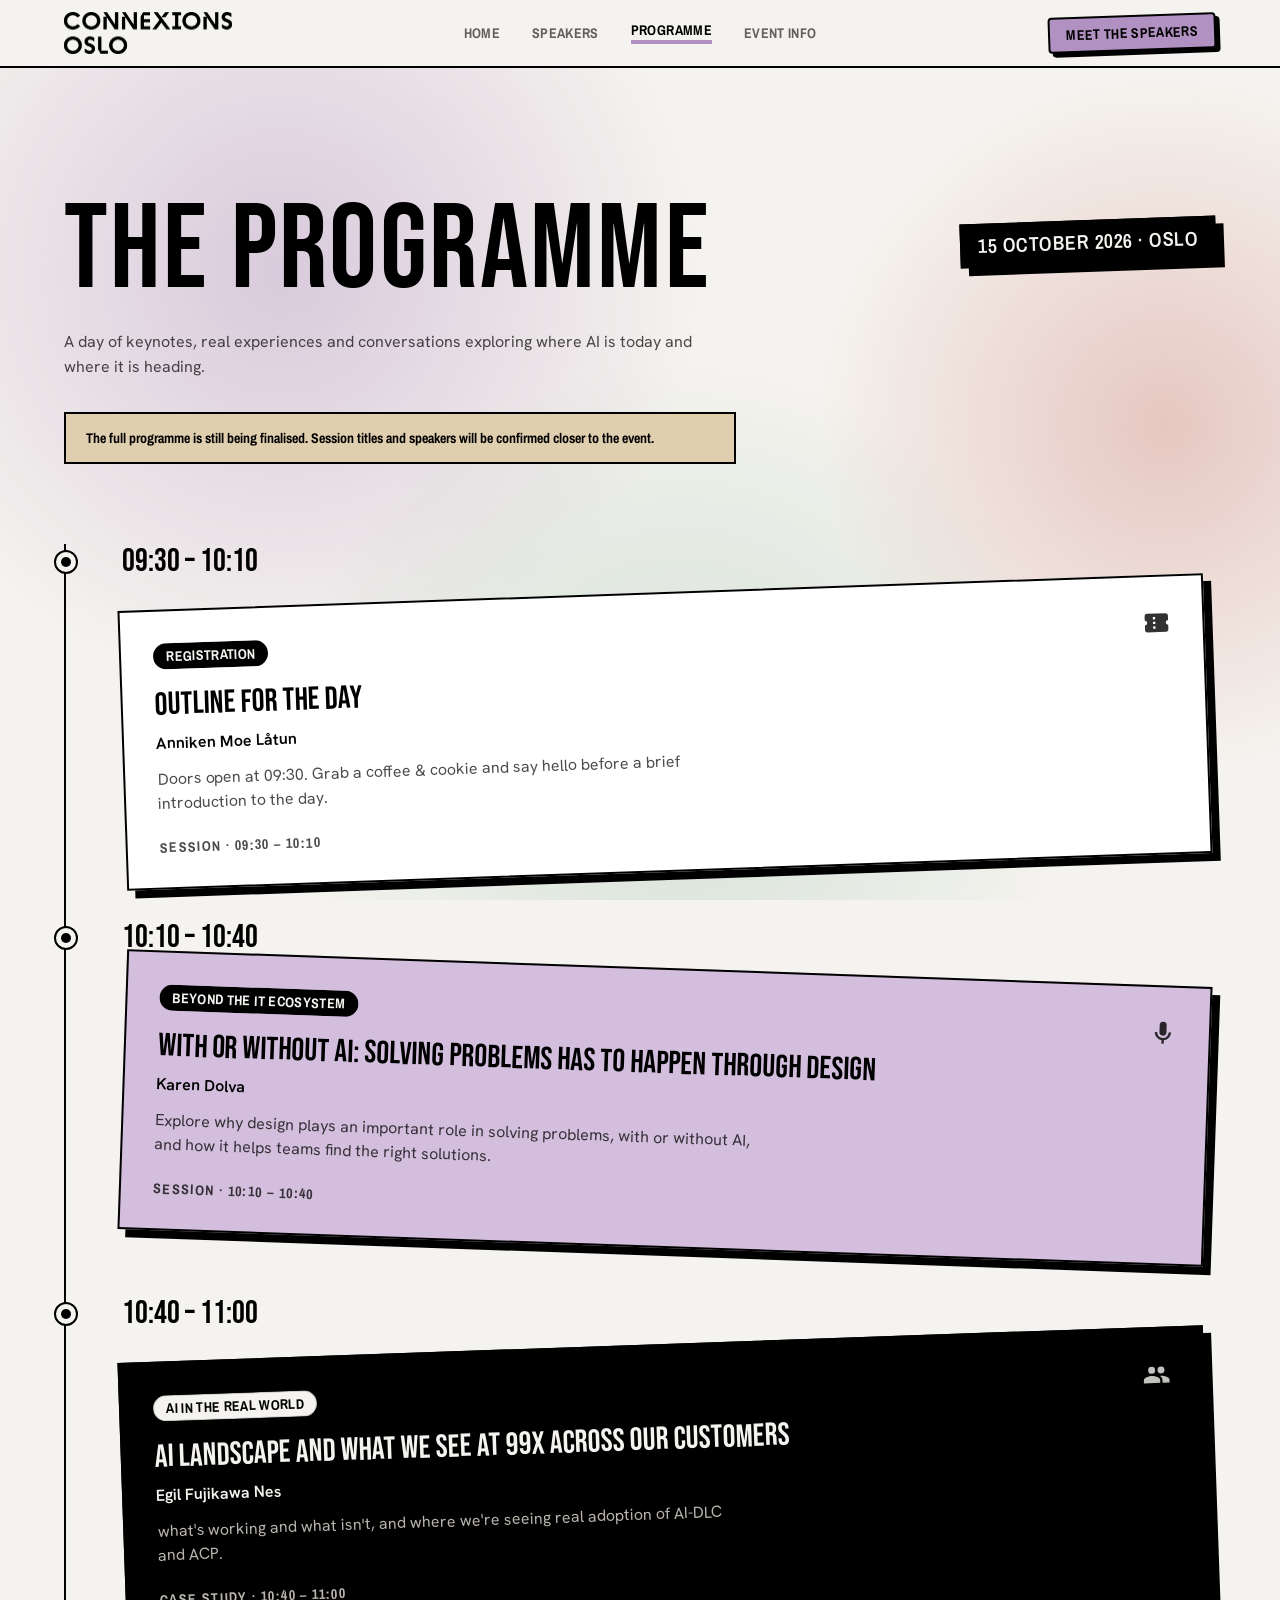
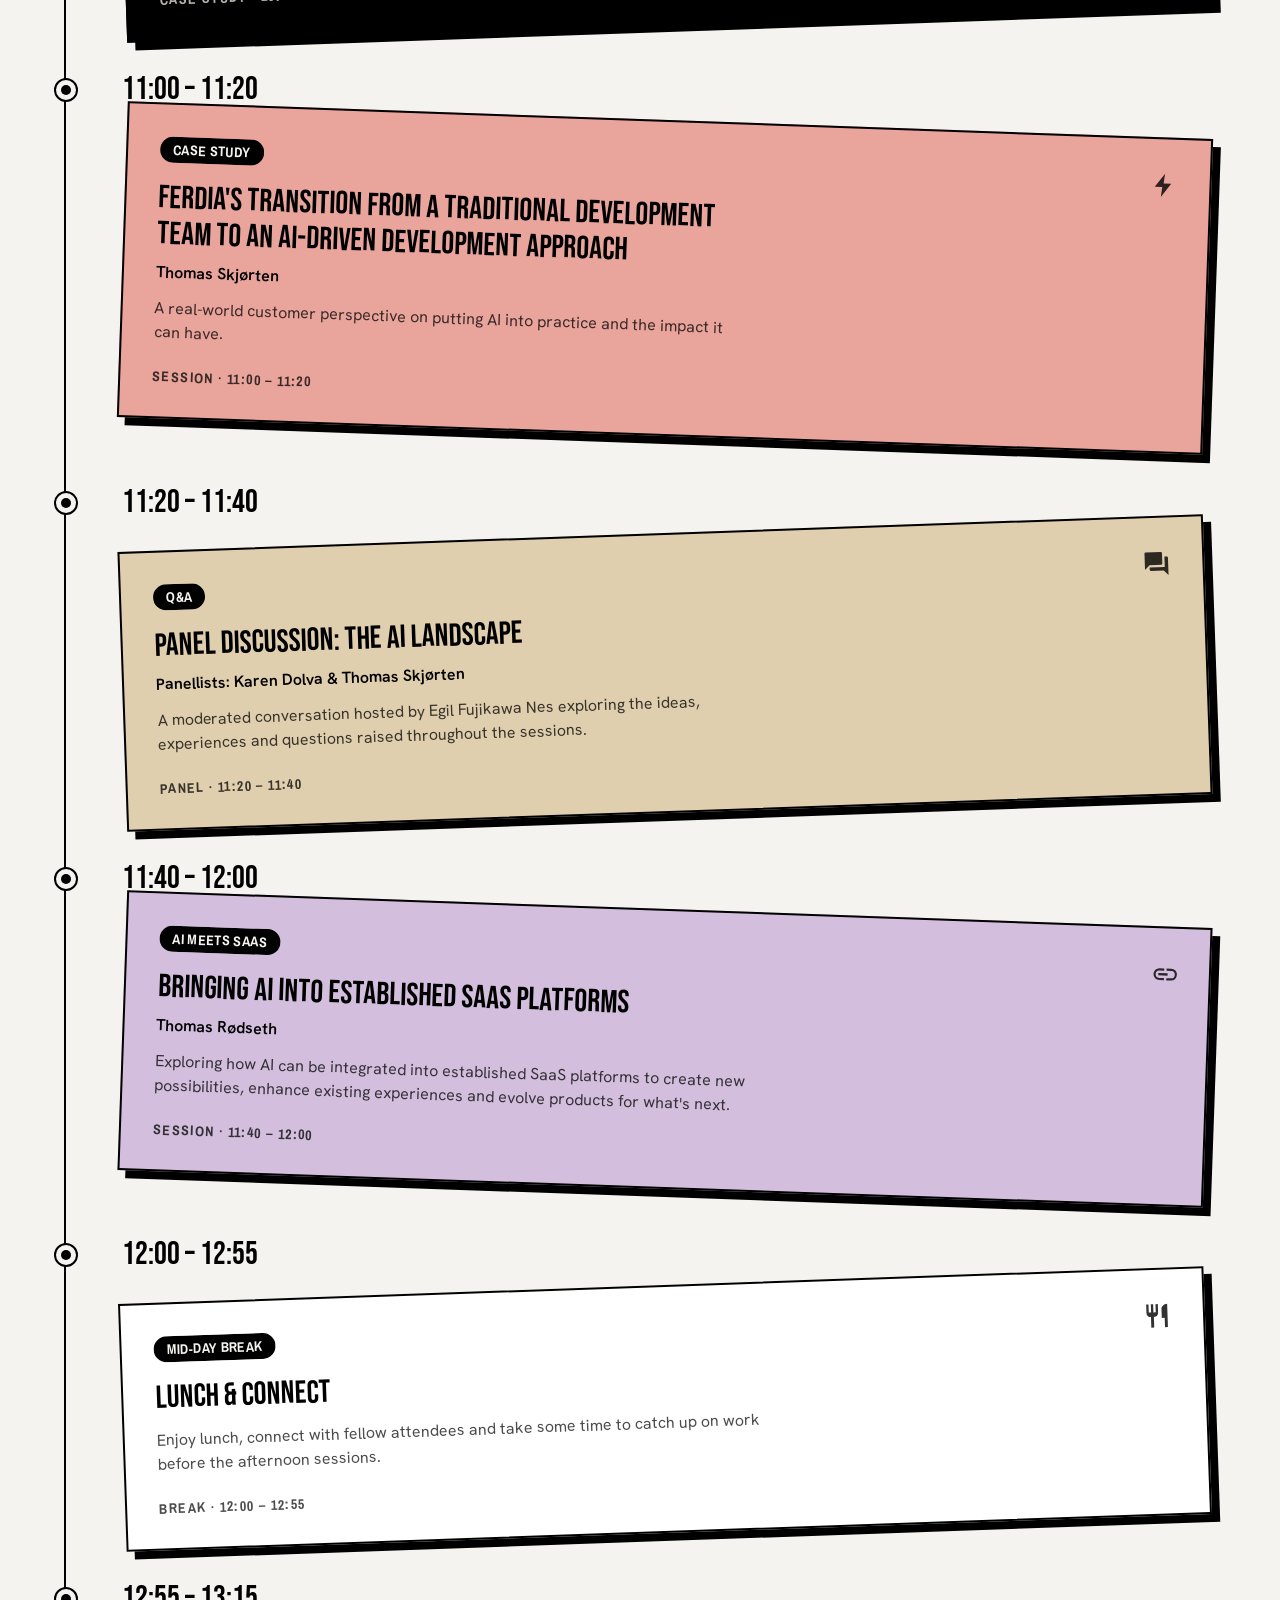
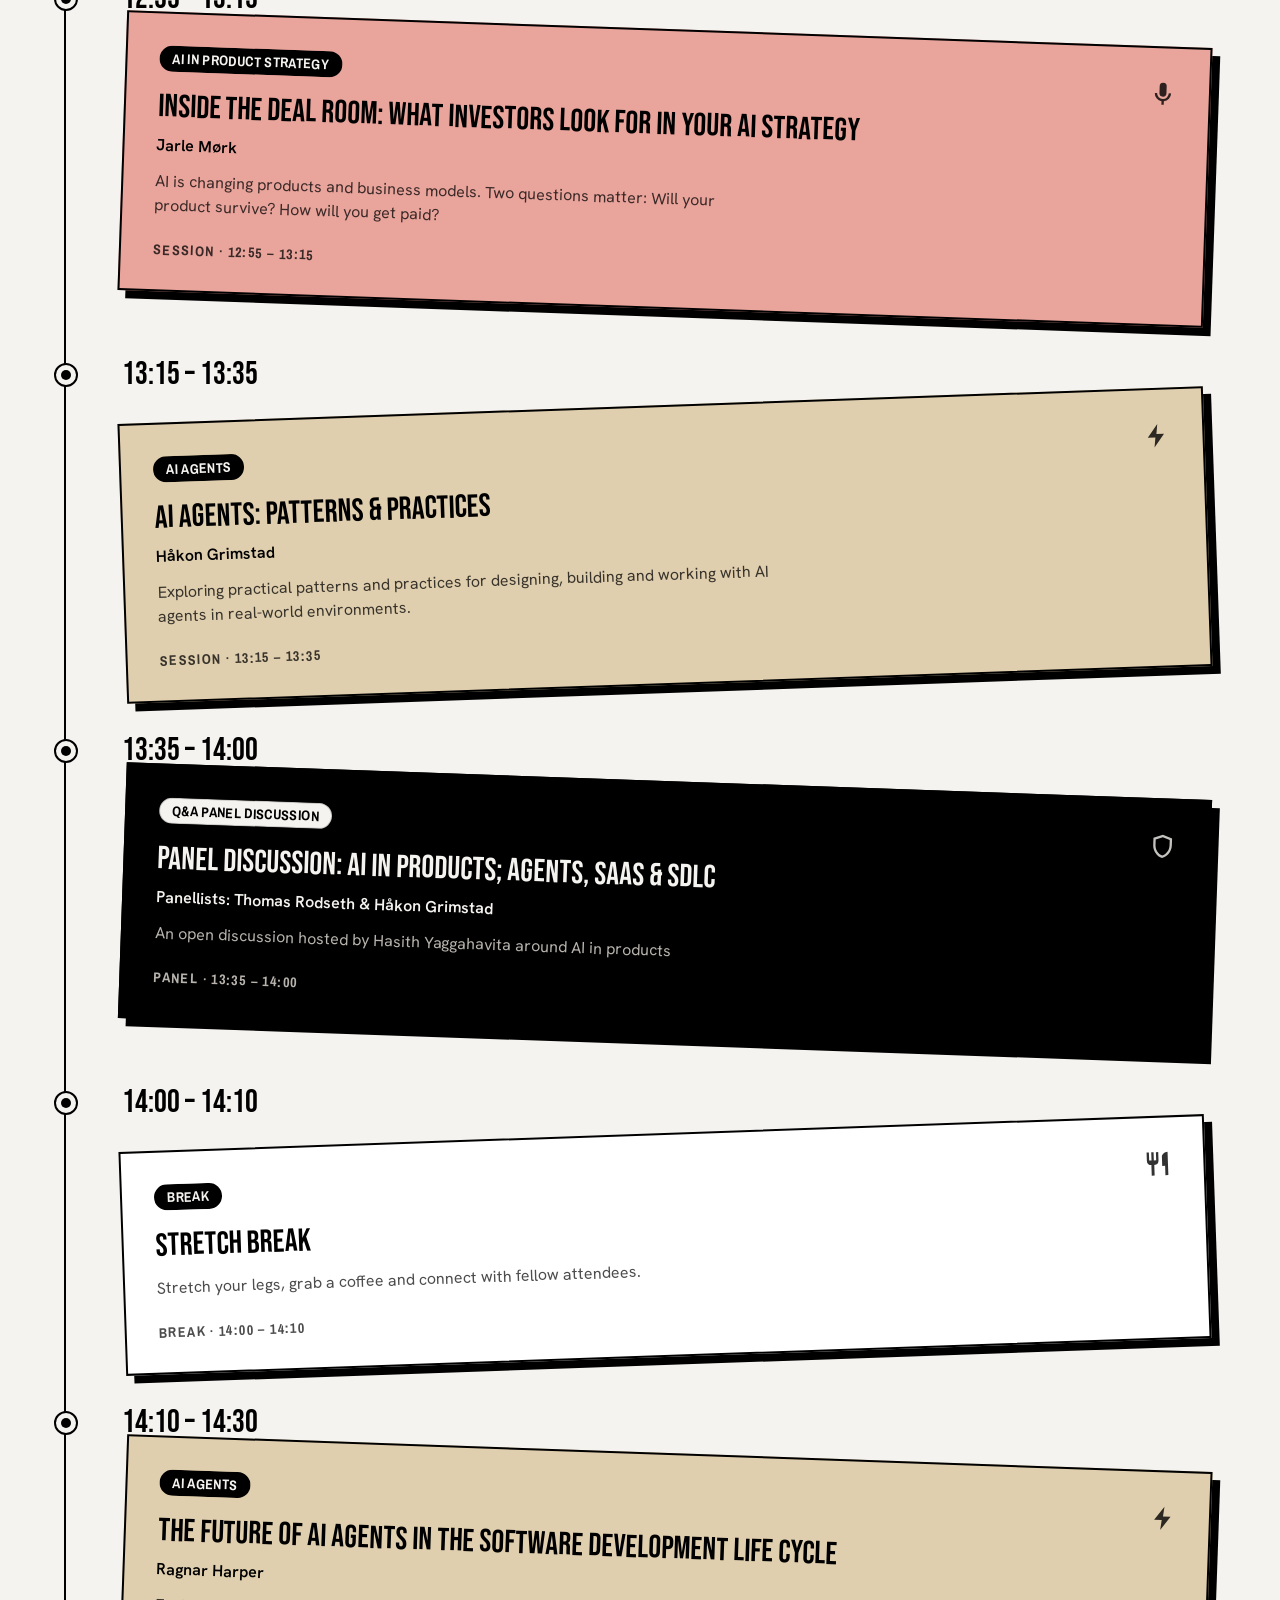
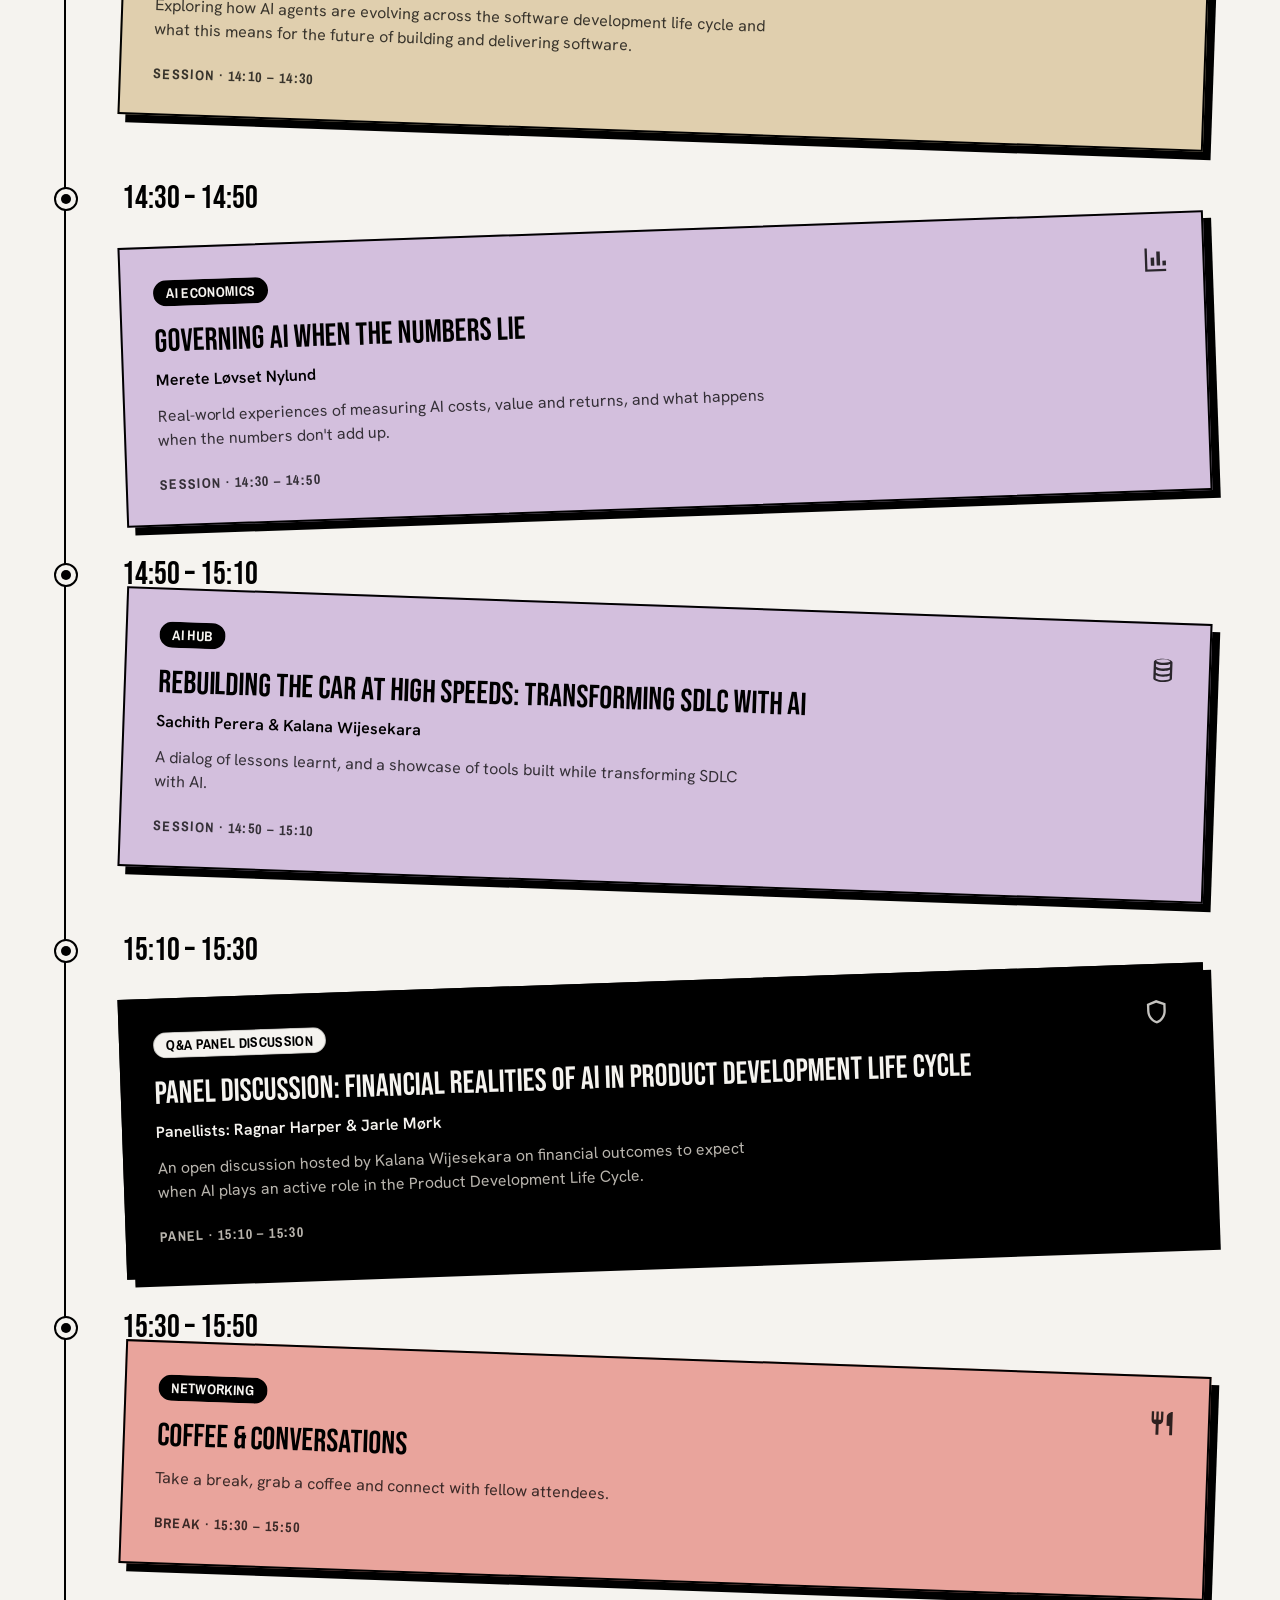
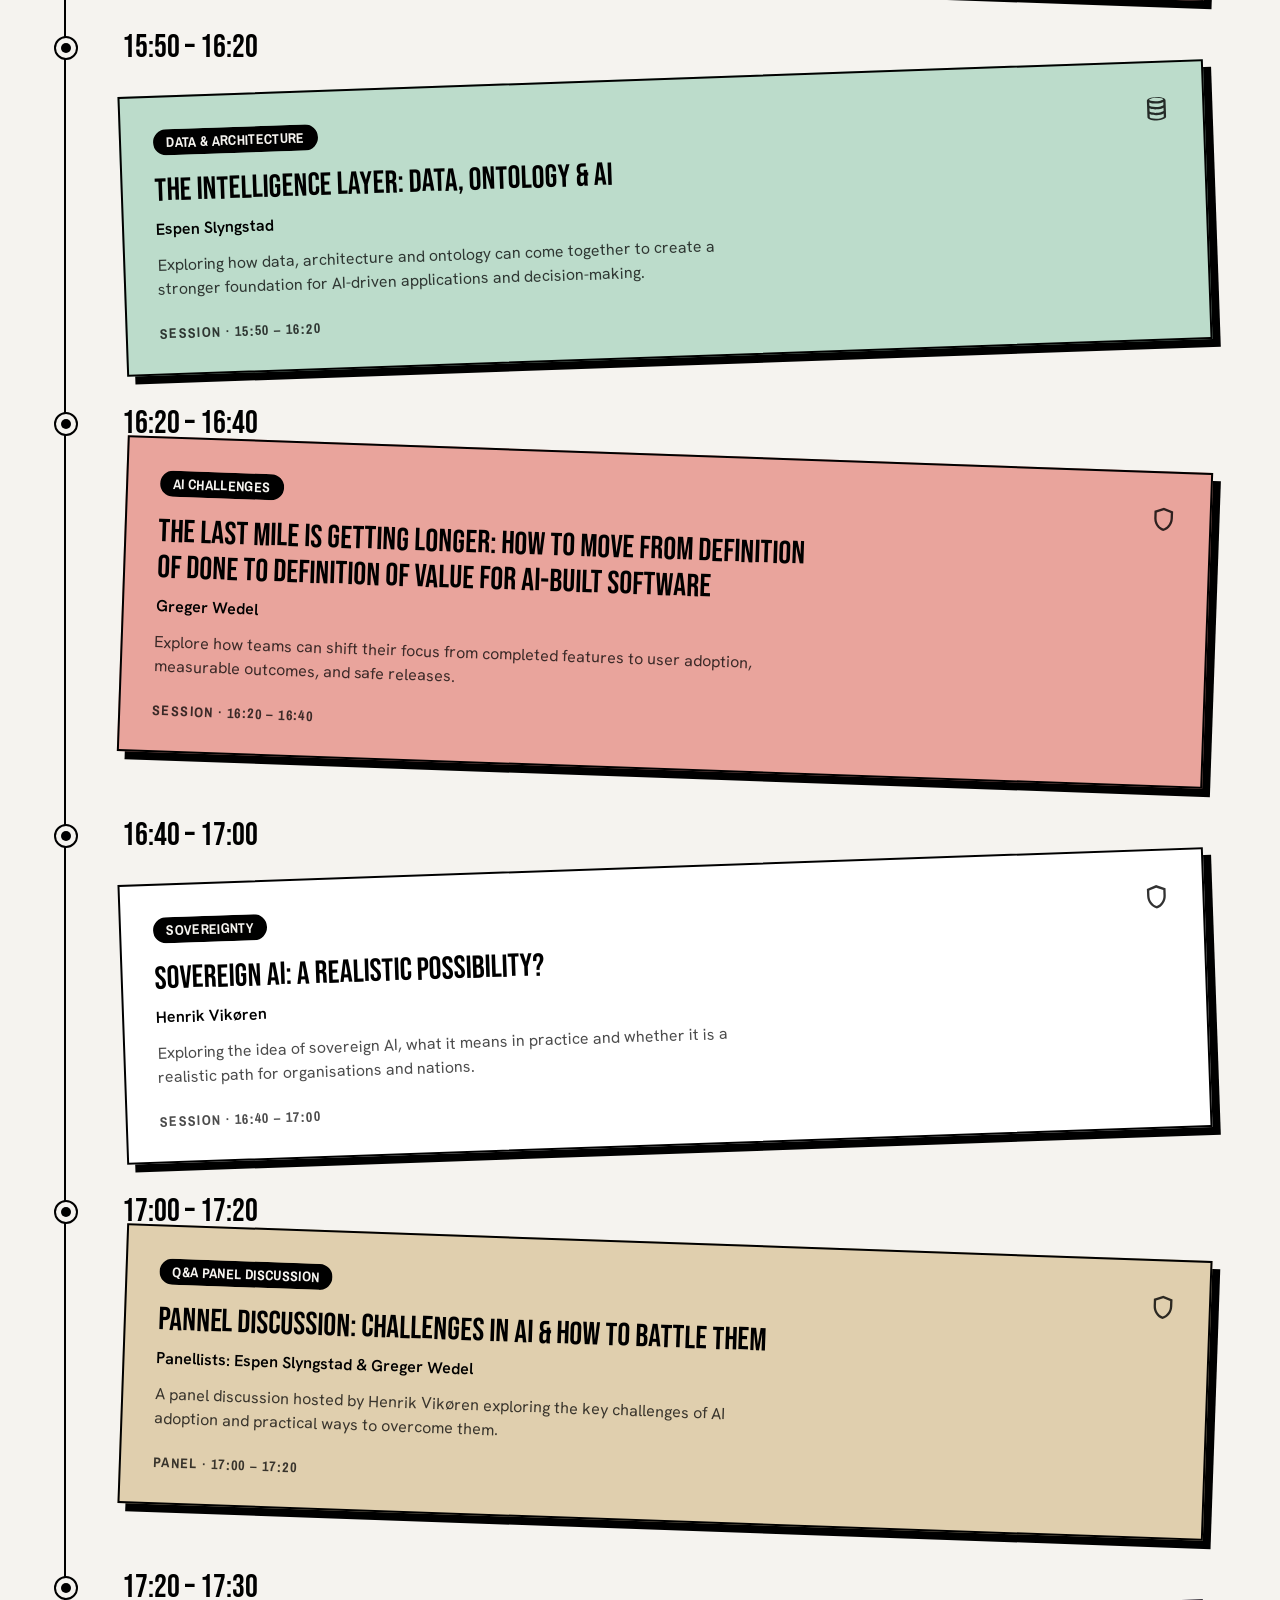
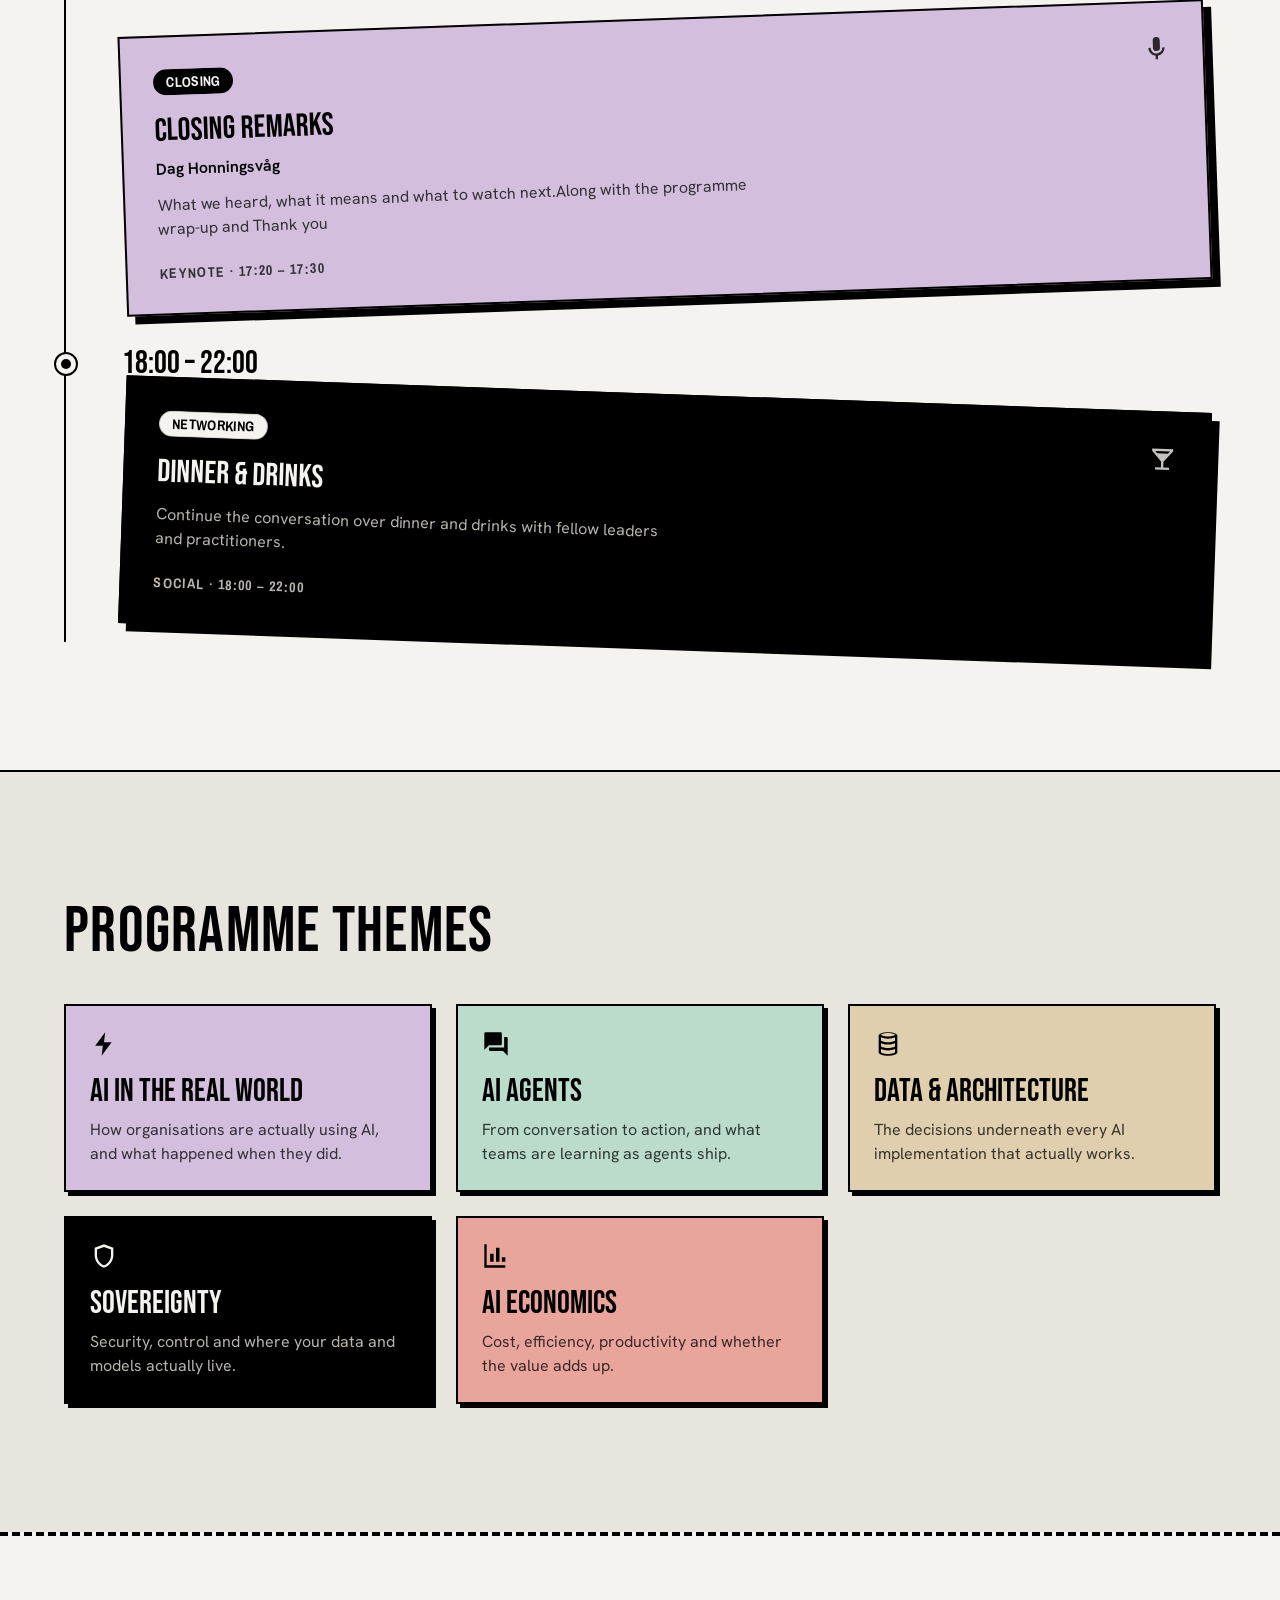
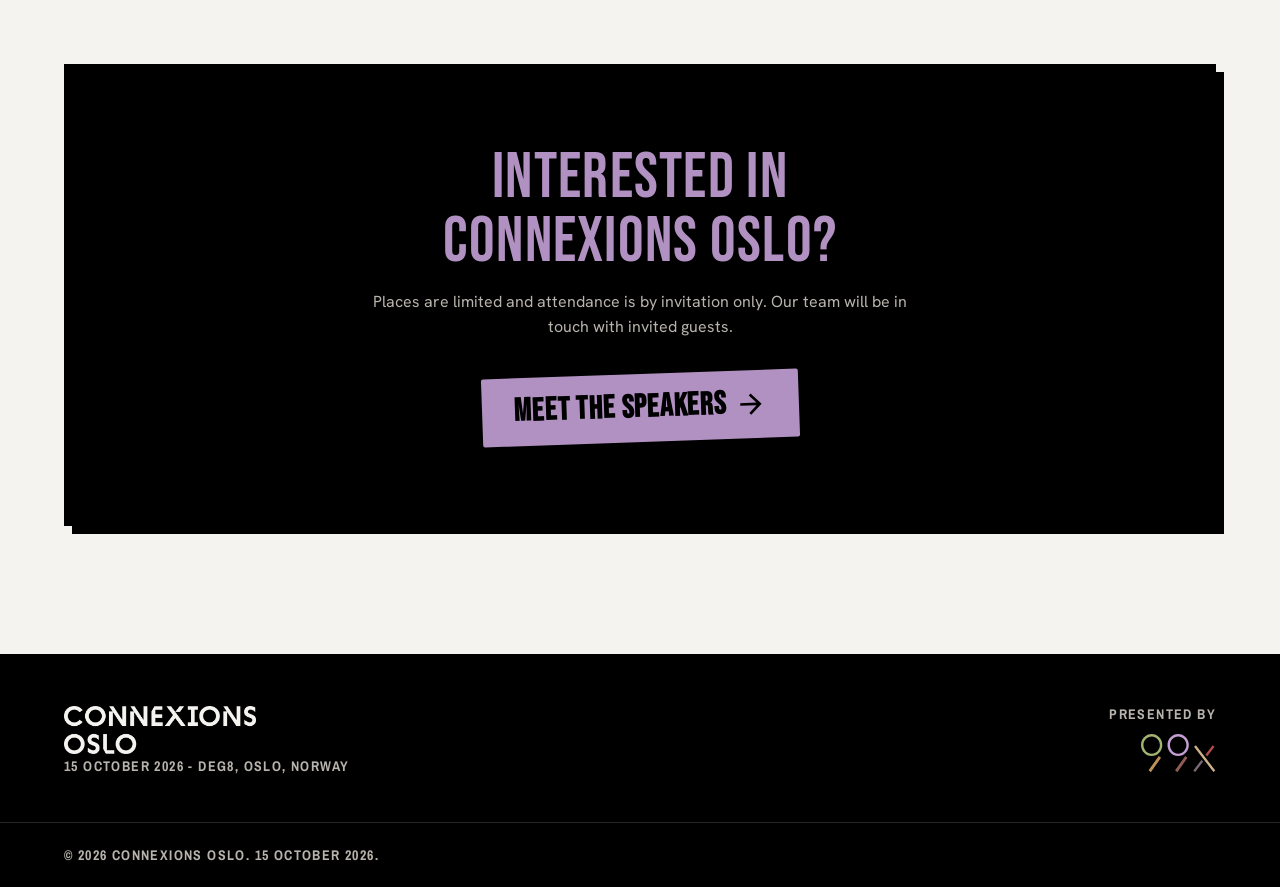
<file: agenda/index.html>
<!DOCTYPE html><html lang="en"> <head><meta charset="utf-8"><meta name="viewport" content="width=device-width, initial-scale=1"><link rel="icon" href="/favicon.svg" type="image/svg+xml"><link rel="canonical" href="https://connexions.99x.io/agenda/"><title>Programme - Connexions Oslo</title><meta name="description" content="A day of keynotes, real experiences and conversations exploring where AI is today and where it is heading."><meta name="theme-color" content="#f5f3ef"><meta name="generator" content="Astro v7.2.9"><meta property="og:type" content="website"><meta property="og:site_name" content="Connexions Oslo"><meta property="og:title" content="Programme - Connexions Oslo"><meta property="og:description" content="A day of keynotes, real experiences and conversations exploring where AI is today and where it is heading."><meta property="og:url" content="https://connexions.99x.io/agenda/"><meta name="twitter:card" content="summary_large_image"><!--
      Preload only the display face. It paints the largest text on every
      page, so it is on the LCP path; body/UI faces can swap in a frame later.
    --><link rel="preload" as="font" type="font/woff2" href="/fonts/bebas-neue-latin-400-normal.woff2" crossorigin><script type="application/ld+json">{"@context":"https://schema.org","@type":"Event","name":"Connexions Oslo","description":"A day of real stories, practical experiences and honest conversations about what organisations are actually doing with AI today, what they have learned and where they are heading next.","startDate":"2026-10-15T09:30:00+02:00","endDate":"2026-10-15T22:00:00+02:00","eventAttendanceMode":"https://schema.org/OfflineEventAttendanceMode","eventStatus":"https://schema.org/EventScheduled","location":{"@type":"Place","name":"DEG8","address":{"@type":"PostalAddress","streetAddress":"Dronning Eufemias gate 8","addressLocality":"Oslo","addressCountry":"NO"},"hasMap":["https://maps.app.goo.gl/8G32JEvyfGcvB1rv6","https://maps.apple/p/jyzCqZqptGSS9R"]},"performer":[]}</script><link rel="stylesheet" href="/_astro/Base.1kUIBug9.css"><script type="module" src="/_astro/page.CQWjsXKf.js"></script></head> <body class="flex min-h-screen flex-col"> <a href="#main" class="sr-only focus:not-sr-only focus:absolute focus:top-2 focus:left-2 focus:z-[100] focus:bg-ink focus:px-4 focus:py-2 focus:font-ui focus:text-chalk focus:uppercase">
Skip to content
</a> <div class="ambient" aria-hidden="true" data-ambient data-astro-cid-h42vrqjc> <span class="ambient__blob ambient__blob--a" data-astro-cid-h42vrqjc></span> <span class="ambient__blob ambient__blob--b" data-astro-cid-h42vrqjc></span> <span class="ambient__blob ambient__blob--c" data-astro-cid-h42vrqjc></span> </div> <script type="module">var e=document.querySelector(`[data-ambient]`);if(e&&window.matchMedia(`(pointer: fine)`).matches&&!window.matchMedia(`(prefers-reduced-motion: reduce)`).matches){let t=!1,n=0,r=0,i=()=>{t=!1,e.style.setProperty(`--px`,n.toFixed(3)),e.style.setProperty(`--py`,r.toFixed(3))},a=e=>{n=e.clientX/window.innerWidth*2-1,r=e.clientY/window.innerHeight*2-1,t||(t=!0,requestAnimationFrame(i))};window.addEventListener(`pointermove`,a,{passive:!0}),document.addEventListener(`visibilitychange`,()=>{document.hidden?window.removeEventListener(`pointermove`,a):window.addEventListener(`pointermove`,a,{passive:!0})})}</script> <header class="sticky top-0 z-50 border-b-2 border-ink bg-paper" data-astro-cid-nen7h5rs> <div class="shell flex items-center justify-between gap-4 py-3" data-astro-cid-nen7h5rs> <a href="/" class="flex shrink-0 items-center text-ink no-underline" aria-label="Connexions Oslo - home" data-astro-cid-nen7h5rs> <span class="wordmark" style="--wordmark-w: clamp(7.5rem, 22vw, 10.5rem)" data-astro-cid-nen7h5rs></span> </a> <!-- Desktop navigation --> <nav aria-label="Main" class="hidden items-center gap-6 lg:flex xl:gap-8" data-astro-cid-nen7h5rs> <a href="/" class="font-ui text-label font-bold uppercase tracking-wide no-underline transition-colors text-ink/60 hover:text-ink" data-astro-cid-nen7h5rs> Home </a><a href="/speakers/" class="font-ui text-label font-bold uppercase tracking-wide no-underline transition-colors text-ink/60 hover:text-ink" data-astro-cid-nen7h5rs> Speakers </a><a href="/agenda/" aria-current="page" class="font-ui text-label font-bold uppercase tracking-wide no-underline transition-colors text-ink border-b-4 border-lavender pb-0.5" data-astro-cid-nen7h5rs> Programme </a><a href="/event-info/" class="font-ui text-label font-bold uppercase tracking-wide no-underline transition-colors text-ink/60 hover:text-ink" data-astro-cid-nen7h5rs> Event Info </a> </nav> <div class="hidden lg:block" data-astro-cid-nen7h5rs> <a class="inline-flex items-center justify-center gap-2 uppercase font-bold whitespace-nowrap edge drop-1 rounded-[var(--radius-sticker)] no-underline select-none sticker bg-lavender text-ink px-4 py-2 text-label font-ui tracking-wide " href="/speakers/" data-astro-cid-nen7h5rs="true"> Meet the Speakers </a> </div> <!-- Mobile trigger --> <button type="button" id="nav-toggle" class="edge drop-1 bg-paper p-2 text-ink lg:hidden" aria-expanded="false" aria-controls="mobile-nav" aria-label="Open menu" data-astro-cid-nen7h5rs> <svg class="size-6" viewBox="0 0 24 24" fill="currentColor" aria-hidden="true" focusable="false"><path d="M3 6h18v2H3V6Zm0 5h18v2H3v-2Zm0 5h18v2H3v-2Z"></path></svg> </button> </div> <!--
    Mobile panel. Toggled with display:none (not opacity) so its links stay
    out of the tab order while closed.
  --> <div id="mobile-nav" class="fixed inset-0 top-[var(--nav-h,61px)] z-40 flex-col bg-ink px-4 py-8 text-chalk sm:px-8" data-astro-cid-nen7h5rs> <nav aria-label="Mobile" class="flex flex-col" data-astro-cid-nen7h5rs> <a href="/" class="border-b border-chalk/20 py-4 font-display text-headline-lg uppercase no-underline text-chalk" data-astro-cid-nen7h5rs> Home </a><a href="/speakers/" class="border-b border-chalk/20 py-4 font-display text-headline-lg uppercase no-underline text-chalk" data-astro-cid-nen7h5rs> Speakers </a><a href="/agenda/" aria-current="page" class="border-b border-chalk/20 py-4 font-display text-headline-lg uppercase no-underline text-lavender" data-astro-cid-nen7h5rs> Programme </a><a href="/event-info/" class="border-b border-chalk/20 py-4 font-display text-headline-lg uppercase no-underline text-chalk" data-astro-cid-nen7h5rs> Event Info </a> </nav> <!--
      No CTA button down here: the panel already lists Programme and Speakers
      as full-width links directly above, so a sticker repeating one of them
      is pure duplication.
    --> <p class="mt-auto pt-8 font-ui text-label uppercase tracking-widest text-chalk-dim" data-astro-cid-nen7h5rs> 15 October 2026 - DEG8, Oslo, Norway </p> </div> </header> <script type="module">var e=document.getElementById(`nav-toggle`),t=document.getElementById(`mobile-nav`),n=e?.closest(`header`);if(e&&t&&n){let r=()=>t.style.setProperty(`--nav-h`,`${n.getBoundingClientRect().height}px`);r();let i=n=>{t.classList.toggle(`is-open`,n),e.setAttribute(`aria-expanded`,String(n)),e.setAttribute(`aria-label`,n?`Close menu`:`Open menu`),document.documentElement.style.overflow=n?`hidden`:``};e.addEventListener(`click`,()=>i(e.getAttribute(`aria-expanded`)!==`true`)),document.addEventListener(`keydown`,t=>{t.key===`Escape`&&e.getAttribute(`aria-expanded`)===`true`&&(i(!1),e.focus())}),window.matchMedia(`(min-width: 1024px)`).addEventListener(`change`,e=>e.matches&&i(!1)),window.addEventListener(`resize`,r,{passive:!0})}</script> <!--
      `relative z-10` lifts the content above the fixed ambient layer (z-0).
      Sections with their own background still occlude it, which is what
      keeps the dark bands solid.
    --> <main id="main" class="relative z-10 flex-1">  <section class="shell section-y"> <header class="mb-12 lg:mb-20"> <div class="flex flex-wrap items-start justify-between gap-6"> <h1 class="font-display text-display-lg text-ink">The Programme</h1> <span class="edge drop-2 -rotate-2 self-start bg-ink px-4 py-2 font-ui text-accent-ui font-semibold tracking-wide text-chalk uppercase lg:mt-6"> 15 October 2026 · Oslo </span> </div> <p class="mt-6 max-w-2xl font-body text-body-lg text-ink/70">A day of keynotes, real experiences and conversations exploring where AI is today and where it is heading.</p> <p class="edge mt-8 max-w-2xl bg-tan-soft px-5 py-4 font-ui text-label text-ink">The full programme is still being finalised. Session titles and speakers will be confirmed closer to the event.</p> </header> <!--
      Timeline. The rail is the <ol>'s own left border, and each marker is
      pulled onto it with -translate-x-1/2 - so the rail, dots and content
      stay aligned at every width without breakpoint-specific offsets.
      Right padding on the list leaves room for the cards' 8px hard shadow.
    --> <ol class="relative m-0 list-none border-l-2 border-ink p-0 pr-2"> <li class="relative pb-12 pl-6 last:pb-0 sm:pl-10 lg:pl-14"> <span aria-hidden="true" class="absolute top-1.5 left-0 flex size-6 -translate-x-1/2 items-center justify-center rounded-full border-2 border-ink bg-paper"> <span class="size-2.5 rounded-full bg-ink"></span> </span> <p class="mb-3 font-display text-headline-lg tabular-nums text-ink"> <time datetime="2026-10-15T09:30:00+02:00">09:30 – 10:10</time> </p> <article class="relative flex flex-col p-6 sm:p-8 edge drop-2 sticker bg-white text-ink"> <div class="mb-4 flex items-start justify-between gap-3"> <span class="inline-flex items-center rounded-full px-3 py-1 font-ui text-label font-bold uppercase tracking-wide whitespace-nowrap border border-ink/20 bg-ink text-chalk"> Registration </span> <svg class="size-7 shrink-0 opacity-80" viewBox="0 0 24 24" fill="currentColor" aria-hidden="true" focusable="false"><path d="M20 12c0-1.1.9-2 2-2V6c0-1.1-.9-2-2-2H4c-1.1 0-2 .9-2 2v4c1.1 0 2 .9 2 2s-.9 2-2 2v4c0 1.1.9 2 2 2h16c1.1 0 2-.9 2-2v-4c-1.1 0-2-.9-2-2Zm-9 5H9v-2h2v2Zm0-4H9v-2h2v2Zm0-4H9V7h2v2Z"></path></svg> </div>  <h3 class="font-display text-headline-lg text-balance">Outline for the day</h3> <p class="mt-2 font-body text-body-md font-semibold">Anniken Moe Låtun</p> <p class="mt-3 max-w-[68ch] font-body text-body-md text-ink/70"> Doors open at 09:30. Grab a coffee &amp; cookie and say hello before a brief introduction to the day. </p> <p class="mt-auto pt-6 font-ui text-label uppercase tracking-widest text-ink/70"> Session · 09:30 – 10:10 </p> </article> </li><li class="relative pb-12 pl-6 last:pb-0 sm:pl-10 lg:pl-14"> <span aria-hidden="true" class="absolute top-1.5 left-0 flex size-6 -translate-x-1/2 items-center justify-center rounded-full border-2 border-ink bg-paper"> <span class="size-2.5 rounded-full bg-ink"></span> </span> <p class="mb-3 font-display text-headline-lg tabular-nums text-ink"> <time datetime="2026-10-15T10:10:00+02:00">10:10 – 10:40</time> </p> <article class="relative flex flex-col p-6 sm:p-8 edge drop-2 sticker-alt bg-lavender-soft text-ink"> <div class="mb-4 flex items-start justify-between gap-3"> <span class="inline-flex items-center rounded-full px-3 py-1 font-ui text-label font-bold uppercase tracking-wide whitespace-nowrap border border-ink/20 bg-ink text-chalk"> Beyond the IT Ecosystem </span> <svg class="size-7 shrink-0 opacity-80" viewBox="0 0 24 24" fill="currentColor" aria-hidden="true" focusable="false"><path d="M12 14a3 3 0 0 0 3-3V5a3 3 0 1 0-6 0v6a3 3 0 0 0 3 3Zm5-3a5 5 0 0 1-10 0H5a7 7 0 0 0 6 6.92V21h2v-3.08A7 7 0 0 0 19 11h-2Z"></path></svg> </div>  <h3 class="font-display text-headline-lg text-balance">With or without AI: Solving problems has to happen through design</h3> <p class="mt-2 font-body text-body-md font-semibold">Karen Dolva</p> <p class="mt-3 max-w-[68ch] font-body text-body-md text-ink/75"> Explore why design plays an important role in solving problems, with or without AI, and how it helps teams find the right solutions. </p> <p class="mt-auto pt-6 font-ui text-label uppercase tracking-widest text-ink/75"> Session · 10:10 – 10:40 </p> </article> </li><li class="relative pb-12 pl-6 last:pb-0 sm:pl-10 lg:pl-14"> <span aria-hidden="true" class="absolute top-1.5 left-0 flex size-6 -translate-x-1/2 items-center justify-center rounded-full border-2 border-ink bg-paper"> <span class="size-2.5 rounded-full bg-ink"></span> </span> <p class="mb-3 font-display text-headline-lg tabular-nums text-ink"> <time datetime="2026-10-15T10:40:00+02:00">10:40 – 11:00</time> </p> <article class="relative flex flex-col p-6 sm:p-8 edge drop-2 sticker bg-ink text-chalk"> <div class="mb-4 flex items-start justify-between gap-3"> <span class="inline-flex items-center rounded-full px-3 py-1 font-ui text-label font-bold uppercase tracking-wide whitespace-nowrap border border-ink/20 bg-chalk text-ink"> AI in the real world </span> <svg class="size-7 shrink-0 opacity-80" viewBox="0 0 24 24" fill="currentColor" aria-hidden="true" focusable="false"><path d="M16 11a3 3 0 1 0 0-6 3 3 0 0 0 0 6Zm-8 0a3 3 0 1 0 0-6 3 3 0 0 0 0 6Zm0 2c-2.33 0-7 1.17-7 3.5V19h14v-2.5c0-2.33-4.67-3.5-7-3.5Zm8 0c-.29 0-.62.02-.97.05 1.16.84 1.97 1.97 1.97 3.45V19h6v-2.5c0-2.33-4.67-3.5-7-3.5Z"></path></svg> </div>  <h3 class="font-display text-headline-lg text-balance">AI Landscape and what we see at 99x across our customers</h3> <p class="mt-2 font-body text-body-md font-semibold">Egil Fujikawa Nes</p> <p class="mt-3 max-w-[68ch] font-body text-body-md text-chalk-dim"> what&#39;s working and what isn&#39;t, and where we&#39;re seeing real adoption of AI-DLC and ACP. </p> <p class="mt-auto pt-6 font-ui text-label uppercase tracking-widest text-chalk-dim"> Case study · 10:40 – 11:00 </p> </article> </li><li class="relative pb-12 pl-6 last:pb-0 sm:pl-10 lg:pl-14"> <span aria-hidden="true" class="absolute top-1.5 left-0 flex size-6 -translate-x-1/2 items-center justify-center rounded-full border-2 border-ink bg-paper"> <span class="size-2.5 rounded-full bg-ink"></span> </span> <p class="mb-3 font-display text-headline-lg tabular-nums text-ink"> <time datetime="2026-10-15T11:00:00+02:00">11:00 – 11:20</time> </p> <article class="relative flex flex-col p-6 sm:p-8 edge drop-2 sticker-alt bg-salmon-soft text-ink"> <div class="mb-4 flex items-start justify-between gap-3"> <span class="inline-flex items-center rounded-full px-3 py-1 font-ui text-label font-bold uppercase tracking-wide whitespace-nowrap border border-ink/20 bg-ink text-chalk"> Case Study </span> <svg class="size-7 shrink-0 opacity-80" viewBox="0 0 24 24" fill="currentColor" aria-hidden="true" focusable="false"><path d="M13 2 4.5 13.5H11l-1 8.5 8.5-11.5H12l1-8.5Z"></path></svg> </div>  <h3 class="font-display text-headline-lg text-balance">Ferdia&#39;s transition from a traditional development team to an AI-driven development approach</h3> <p class="mt-2 font-body text-body-md font-semibold">Thomas Skjørten</p> <p class="mt-3 max-w-[68ch] font-body text-body-md text-ink/75"> A real-world customer perspective on putting AI into practice and the impact it can have. </p> <p class="mt-auto pt-6 font-ui text-label uppercase tracking-widest text-ink/75"> Session · 11:00 – 11:20 </p> </article> </li><li class="relative pb-12 pl-6 last:pb-0 sm:pl-10 lg:pl-14"> <span aria-hidden="true" class="absolute top-1.5 left-0 flex size-6 -translate-x-1/2 items-center justify-center rounded-full border-2 border-ink bg-paper"> <span class="size-2.5 rounded-full bg-ink"></span> </span> <p class="mb-3 font-display text-headline-lg tabular-nums text-ink"> <time datetime="2026-10-15T11:20:00+02:00">11:20 – 11:40</time> </p> <article class="relative flex flex-col p-6 sm:p-8 edge drop-2 sticker bg-tan-soft text-ink"> <div class="mb-4 flex items-start justify-between gap-3"> <span class="inline-flex items-center rounded-full px-3 py-1 font-ui text-label font-bold uppercase tracking-wide whitespace-nowrap border border-ink/20 bg-ink text-chalk"> Q&amp;A </span> <svg class="size-7 shrink-0 opacity-80" viewBox="0 0 24 24" fill="currentColor" aria-hidden="true" focusable="false"><path d="M17 12V3a1 1 0 0 0-1-1H3a1 1 0 0 0-1 1v14l4-4h10a1 1 0 0 0 1-1Zm4-6h-2v9H6v2a1 1 0 0 0 1 1h11l4 4V7a1 1 0 0 0-1-1Z"></path></svg> </div>  <h3 class="font-display text-headline-lg text-balance">Panel Discussion: The AI Landscape</h3> <p class="mt-2 font-body text-body-md font-semibold">Panellists: Karen Dolva &amp; Thomas Skjørten</p> <p class="mt-3 max-w-[68ch] font-body text-body-md text-ink/75"> A moderated conversation hosted by Egil Fujikawa Nes exploring the ideas, experiences and questions raised throughout the sessions. </p> <p class="mt-auto pt-6 font-ui text-label uppercase tracking-widest text-ink/75"> Panel · 11:20 – 11:40 </p> </article> </li><li class="relative pb-12 pl-6 last:pb-0 sm:pl-10 lg:pl-14"> <span aria-hidden="true" class="absolute top-1.5 left-0 flex size-6 -translate-x-1/2 items-center justify-center rounded-full border-2 border-ink bg-paper"> <span class="size-2.5 rounded-full bg-ink"></span> </span> <p class="mb-3 font-display text-headline-lg tabular-nums text-ink"> <time datetime="2026-10-15T11:40:00+02:00">11:40 – 12:00</time> </p> <article class="relative flex flex-col p-6 sm:p-8 edge drop-2 sticker-alt bg-lavender-soft text-ink"> <div class="mb-4 flex items-start justify-between gap-3"> <span class="inline-flex items-center rounded-full px-3 py-1 font-ui text-label font-bold uppercase tracking-wide whitespace-nowrap border border-ink/20 bg-ink text-chalk"> AI Meets SaaS </span> <svg class="size-7 shrink-0 opacity-80" viewBox="0 0 24 24" fill="currentColor" aria-hidden="true" focusable="false"><path d="M3.9 12a5.1 5.1 0 0 1 5.1-5.1h4v1.9H9a3.2 3.2 0 0 0 0 6.4h4V17H9A5.1 5.1 0 0 1 3.9 12ZM8 11h8v2H8v-2Zm7-4.1h4a5.1 5.1 0 0 1 0 10.2h-4v-1.9h4a3.2 3.2 0 0 0 0-6.4h-4V6.9Z"></path></svg> </div>  <h3 class="font-display text-headline-lg text-balance">Bringing AI into Established SaaS Platforms</h3> <p class="mt-2 font-body text-body-md font-semibold">Thomas Rødseth</p> <p class="mt-3 max-w-[68ch] font-body text-body-md text-ink/75"> Exploring how AI can be integrated into established SaaS platforms to create new possibilities, enhance existing experiences and evolve products for what&#39;s next. </p> <p class="mt-auto pt-6 font-ui text-label uppercase tracking-widest text-ink/75"> Session · 11:40 – 12:00 </p> </article> </li><li class="relative pb-12 pl-6 last:pb-0 sm:pl-10 lg:pl-14"> <span aria-hidden="true" class="absolute top-1.5 left-0 flex size-6 -translate-x-1/2 items-center justify-center rounded-full border-2 border-ink bg-paper"> <span class="size-2.5 rounded-full bg-ink"></span> </span> <p class="mb-3 font-display text-headline-lg tabular-nums text-ink"> <time datetime="2026-10-15T12:00:00+02:00">12:00 – 12:55</time> </p> <article class="relative flex flex-col p-6 sm:p-8 edge drop-2 sticker bg-white text-ink"> <div class="mb-4 flex items-start justify-between gap-3"> <span class="inline-flex items-center rounded-full px-3 py-1 font-ui text-label font-bold uppercase tracking-wide whitespace-nowrap border border-ink/20 bg-ink text-chalk"> Mid-day Break </span> <svg class="size-7 shrink-0 opacity-80" viewBox="0 0 24 24" fill="currentColor" aria-hidden="true" focusable="false"><path d="M11 9H9V2H7v7H5V2H3v7a4 4 0 0 0 3.75 3.97V22h2.5v-9.03A4 4 0 0 0 13 9V2h-2v7Zm5-3v8h2.5v8H21V2c-2.76 0-5 2.24-5 4Z"></path></svg> </div>  <h3 class="font-display text-headline-lg text-balance">Lunch &amp; Connect</h3>  <p class="mt-3 max-w-[68ch] font-body text-body-md text-ink/70"> Enjoy lunch, connect with fellow attendees and take some time to catch up on work before the afternoon sessions. </p> <p class="mt-auto pt-6 font-ui text-label uppercase tracking-widest text-ink/70"> Break · 12:00 – 12:55 </p> </article> </li><li class="relative pb-12 pl-6 last:pb-0 sm:pl-10 lg:pl-14"> <span aria-hidden="true" class="absolute top-1.5 left-0 flex size-6 -translate-x-1/2 items-center justify-center rounded-full border-2 border-ink bg-paper"> <span class="size-2.5 rounded-full bg-ink"></span> </span> <p class="mb-3 font-display text-headline-lg tabular-nums text-ink"> <time datetime="2026-10-15T12:55:00+02:00">12:55 – 13:15</time> </p> <article class="relative flex flex-col p-6 sm:p-8 edge drop-2 sticker-alt bg-salmon-soft text-ink"> <div class="mb-4 flex items-start justify-between gap-3"> <span class="inline-flex items-center rounded-full px-3 py-1 font-ui text-label font-bold uppercase tracking-wide whitespace-nowrap border border-ink/20 bg-ink text-chalk"> AI in Product Strategy </span> <svg class="size-7 shrink-0 opacity-80" viewBox="0 0 24 24" fill="currentColor" aria-hidden="true" focusable="false"><path d="M12 14a3 3 0 0 0 3-3V5a3 3 0 1 0-6 0v6a3 3 0 0 0 3 3Zm5-3a5 5 0 0 1-10 0H5a7 7 0 0 0 6 6.92V21h2v-3.08A7 7 0 0 0 19 11h-2Z"></path></svg> </div>  <h3 class="font-display text-headline-lg text-balance">Inside the Deal Room: What Investors Look for in Your AI Strategy</h3> <p class="mt-2 font-body text-body-md font-semibold">Jarle Mørk</p> <p class="mt-3 max-w-[68ch] font-body text-body-md text-ink/75"> AI is changing products and business models. Two questions matter: Will your product survive? How will you get paid? </p> <p class="mt-auto pt-6 font-ui text-label uppercase tracking-widest text-ink/75"> Session · 12:55 – 13:15 </p> </article> </li><li class="relative pb-12 pl-6 last:pb-0 sm:pl-10 lg:pl-14"> <span aria-hidden="true" class="absolute top-1.5 left-0 flex size-6 -translate-x-1/2 items-center justify-center rounded-full border-2 border-ink bg-paper"> <span class="size-2.5 rounded-full bg-ink"></span> </span> <p class="mb-3 font-display text-headline-lg tabular-nums text-ink"> <time datetime="2026-10-15T13:15:00+02:00">13:15 – 13:35</time> </p> <article class="relative flex flex-col p-6 sm:p-8 edge drop-2 sticker bg-tan-soft text-ink"> <div class="mb-4 flex items-start justify-between gap-3"> <span class="inline-flex items-center rounded-full px-3 py-1 font-ui text-label font-bold uppercase tracking-wide whitespace-nowrap border border-ink/20 bg-ink text-chalk"> AI Agents </span> <svg class="size-7 shrink-0 opacity-80" viewBox="0 0 24 24" fill="currentColor" aria-hidden="true" focusable="false"><path d="M13 2 4.5 13.5H11l-1 8.5 8.5-11.5H12l1-8.5Z"></path></svg> </div>  <h3 class="font-display text-headline-lg text-balance">AI Agents: Patterns &amp; Practices</h3> <p class="mt-2 font-body text-body-md font-semibold">Håkon Grimstad</p> <p class="mt-3 max-w-[68ch] font-body text-body-md text-ink/75"> Exploring practical patterns and practices for designing, building and working with AI agents in real-world environments. </p> <p class="mt-auto pt-6 font-ui text-label uppercase tracking-widest text-ink/75"> Session · 13:15 – 13:35 </p> </article> </li><li class="relative pb-12 pl-6 last:pb-0 sm:pl-10 lg:pl-14"> <span aria-hidden="true" class="absolute top-1.5 left-0 flex size-6 -translate-x-1/2 items-center justify-center rounded-full border-2 border-ink bg-paper"> <span class="size-2.5 rounded-full bg-ink"></span> </span> <p class="mb-3 font-display text-headline-lg tabular-nums text-ink"> <time datetime="2026-10-15T13:35:00+02:00">13:35 – 14:00</time> </p> <article class="relative flex flex-col p-6 sm:p-8 edge drop-2 sticker-alt bg-ink text-chalk"> <div class="mb-4 flex items-start justify-between gap-3"> <span class="inline-flex items-center rounded-full px-3 py-1 font-ui text-label font-bold uppercase tracking-wide whitespace-nowrap border border-ink/20 bg-chalk text-ink"> Q&amp;A Panel Discussion </span> <svg class="size-7 shrink-0 opacity-80" viewBox="0 0 24 24" fill="currentColor" aria-hidden="true" focusable="false"><path d="M12 2 4 5v6.1c0 5 3.4 9.7 8 10.9 4.6-1.2 8-5.9 8-10.9V5l-8-3Zm6 9.1c0 4-2.6 7.8-6 8.8-3.4-1-6-4.8-6-8.8V6.4l6-2.2 6 2.2v4.7Z"></path></svg> </div>  <h3 class="font-display text-headline-lg text-balance">Panel Discussion: AI in Products; Agents, SAAS &amp; SDLC</h3> <p class="mt-2 font-body text-body-md font-semibold">Panellists: Thomas Rodseth &amp; Håkon Grimstad</p> <p class="mt-3 max-w-[68ch] font-body text-body-md text-chalk-dim"> An open discussion hosted by Hasith Yaggahavita around AI in products </p> <p class="mt-auto pt-6 font-ui text-label uppercase tracking-widest text-chalk-dim"> Panel · 13:35 – 14:00 </p> </article> </li><li class="relative pb-12 pl-6 last:pb-0 sm:pl-10 lg:pl-14"> <span aria-hidden="true" class="absolute top-1.5 left-0 flex size-6 -translate-x-1/2 items-center justify-center rounded-full border-2 border-ink bg-paper"> <span class="size-2.5 rounded-full bg-ink"></span> </span> <p class="mb-3 font-display text-headline-lg tabular-nums text-ink"> <time datetime="2026-10-15T14:00:00+02:00">14:00 – 14:10</time> </p> <article class="relative flex flex-col p-6 sm:p-8 edge drop-2 sticker bg-white text-ink"> <div class="mb-4 flex items-start justify-between gap-3"> <span class="inline-flex items-center rounded-full px-3 py-1 font-ui text-label font-bold uppercase tracking-wide whitespace-nowrap border border-ink/20 bg-ink text-chalk"> Break </span> <svg class="size-7 shrink-0 opacity-80" viewBox="0 0 24 24" fill="currentColor" aria-hidden="true" focusable="false"><path d="M11 9H9V2H7v7H5V2H3v7a4 4 0 0 0 3.75 3.97V22h2.5v-9.03A4 4 0 0 0 13 9V2h-2v7Zm5-3v8h2.5v8H21V2c-2.76 0-5 2.24-5 4Z"></path></svg> </div>  <h3 class="font-display text-headline-lg text-balance">Stretch break</h3>  <p class="mt-3 max-w-[68ch] font-body text-body-md text-ink/70"> Stretch your legs, grab a coffee and connect with fellow attendees. </p> <p class="mt-auto pt-6 font-ui text-label uppercase tracking-widest text-ink/70"> Break · 14:00 – 14:10 </p> </article> </li><li class="relative pb-12 pl-6 last:pb-0 sm:pl-10 lg:pl-14"> <span aria-hidden="true" class="absolute top-1.5 left-0 flex size-6 -translate-x-1/2 items-center justify-center rounded-full border-2 border-ink bg-paper"> <span class="size-2.5 rounded-full bg-ink"></span> </span> <p class="mb-3 font-display text-headline-lg tabular-nums text-ink"> <time datetime="2026-10-15T14:10:00+02:00">14:10 – 14:30</time> </p> <article class="relative flex flex-col p-6 sm:p-8 edge drop-2 sticker-alt bg-tan-soft text-ink"> <div class="mb-4 flex items-start justify-between gap-3"> <span class="inline-flex items-center rounded-full px-3 py-1 font-ui text-label font-bold uppercase tracking-wide whitespace-nowrap border border-ink/20 bg-ink text-chalk"> AI Agents </span> <svg class="size-7 shrink-0 opacity-80" viewBox="0 0 24 24" fill="currentColor" aria-hidden="true" focusable="false"><path d="M13 2 4.5 13.5H11l-1 8.5 8.5-11.5H12l1-8.5Z"></path></svg> </div>  <h3 class="font-display text-headline-lg text-balance">The Future of AI Agents in the Software Development Life Cycle</h3> <p class="mt-2 font-body text-body-md font-semibold">Ragnar Harper</p> <p class="mt-3 max-w-[68ch] font-body text-body-md text-ink/75"> Exploring how AI agents are evolving across the software development life cycle and what this means for the future of building and delivering software. </p> <p class="mt-auto pt-6 font-ui text-label uppercase tracking-widest text-ink/75"> Session · 14:10 – 14:30 </p> </article> </li><li class="relative pb-12 pl-6 last:pb-0 sm:pl-10 lg:pl-14"> <span aria-hidden="true" class="absolute top-1.5 left-0 flex size-6 -translate-x-1/2 items-center justify-center rounded-full border-2 border-ink bg-paper"> <span class="size-2.5 rounded-full bg-ink"></span> </span> <p class="mb-3 font-display text-headline-lg tabular-nums text-ink"> <time datetime="2026-10-15T14:30:00+02:00">14:30 – 14:50</time> </p> <article class="relative flex flex-col p-6 sm:p-8 edge drop-2 sticker bg-lavender-soft text-ink"> <div class="mb-4 flex items-start justify-between gap-3"> <span class="inline-flex items-center rounded-full px-3 py-1 font-ui text-label font-bold uppercase tracking-wide whitespace-nowrap border border-ink/20 bg-ink text-chalk"> AI Economics </span> <svg class="size-7 shrink-0 opacity-80" viewBox="0 0 24 24" fill="currentColor" aria-hidden="true" focusable="false"><path d="M4 20h16v2H2V2h2v18Zm3-3V10h3v7H7Zm5 0V5h3v12h-3Zm5 0v-4h3v4h-3Z"></path></svg> </div>  <h3 class="font-display text-headline-lg text-balance">Governing AI when the numbers lie</h3> <p class="mt-2 font-body text-body-md font-semibold">Merete Løvset Nylund</p> <p class="mt-3 max-w-[68ch] font-body text-body-md text-ink/75"> Real-world experiences of measuring AI costs, value and returns, and what happens when the numbers don&#39;t add up. </p> <p class="mt-auto pt-6 font-ui text-label uppercase tracking-widest text-ink/75"> Session · 14:30 – 14:50 </p> </article> </li><li class="relative pb-12 pl-6 last:pb-0 sm:pl-10 lg:pl-14"> <span aria-hidden="true" class="absolute top-1.5 left-0 flex size-6 -translate-x-1/2 items-center justify-center rounded-full border-2 border-ink bg-paper"> <span class="size-2.5 rounded-full bg-ink"></span> </span> <p class="mb-3 font-display text-headline-lg tabular-nums text-ink"> <time datetime="2026-10-15T14:50:00+02:00">14:50 – 15:10</time> </p> <article class="relative flex flex-col p-6 sm:p-8 edge drop-2 sticker-alt bg-lavender-soft text-ink"> <div class="mb-4 flex items-start justify-between gap-3"> <span class="inline-flex items-center rounded-full px-3 py-1 font-ui text-label font-bold uppercase tracking-wide whitespace-nowrap border border-ink/20 bg-ink text-chalk"> AI Hub </span> <svg class="size-7 shrink-0 opacity-80" viewBox="0 0 24 24" fill="currentColor" aria-hidden="true" focusable="false"><path d="M12 2c-4.4 0-8 1.3-8 3v14c0 1.7 3.6 3 8 3s8-1.3 8-3V5c0-1.7-3.6-3-8-3Zm6 17c0 .4-2.2 1.5-6 1.5S6 19.4 6 19v-2.7c1.5.8 3.7 1.2 6 1.2s4.5-.4 6-1.2V19Zm0-5c0 .4-2.2 1.5-6 1.5S6 14.4 6 14v-2.7c1.5.8 3.7 1.2 6 1.2s4.5-.4 6-1.2V14Zm-6-3.5c-3.8 0-6-1.1-6-1.5V6.3c1.5.8 3.7 1.2 6 1.2s4.5-.4 6-1.2V9c0 .4-2.2 1.5-6 1.5ZM12 5.5c-3.8 0-6-1.1-6-1.5s2.2-1.5 6-1.5S18 3.6 18 4s-2.2 1.5-6 1.5Z"></path></svg> </div>  <h3 class="font-display text-headline-lg text-balance">Rebuilding the Car at High Speeds: Transforming SDLC with AI </h3> <p class="mt-2 font-body text-body-md font-semibold">Sachith Perera &amp; Kalana Wijesekara</p> <p class="mt-3 max-w-[68ch] font-body text-body-md text-ink/75"> A dialog of lessons learnt, and a showcase of tools built while transforming SDLC with AI. </p> <p class="mt-auto pt-6 font-ui text-label uppercase tracking-widest text-ink/75"> Session · 14:50 – 15:10 </p> </article> </li><li class="relative pb-12 pl-6 last:pb-0 sm:pl-10 lg:pl-14"> <span aria-hidden="true" class="absolute top-1.5 left-0 flex size-6 -translate-x-1/2 items-center justify-center rounded-full border-2 border-ink bg-paper"> <span class="size-2.5 rounded-full bg-ink"></span> </span> <p class="mb-3 font-display text-headline-lg tabular-nums text-ink"> <time datetime="2026-10-15T15:10:00+02:00">15:10 – 15:30</time> </p> <article class="relative flex flex-col p-6 sm:p-8 edge drop-2 sticker bg-ink text-chalk"> <div class="mb-4 flex items-start justify-between gap-3"> <span class="inline-flex items-center rounded-full px-3 py-1 font-ui text-label font-bold uppercase tracking-wide whitespace-nowrap border border-ink/20 bg-chalk text-ink"> Q&amp;A Panel Discussion </span> <svg class="size-7 shrink-0 opacity-80" viewBox="0 0 24 24" fill="currentColor" aria-hidden="true" focusable="false"><path d="M12 2 4 5v6.1c0 5 3.4 9.7 8 10.9 4.6-1.2 8-5.9 8-10.9V5l-8-3Zm6 9.1c0 4-2.6 7.8-6 8.8-3.4-1-6-4.8-6-8.8V6.4l6-2.2 6 2.2v4.7Z"></path></svg> </div>  <h3 class="font-display text-headline-lg text-balance">Panel Discussion: Financial realities of AI in Product Development Life Cycle</h3> <p class="mt-2 font-body text-body-md font-semibold">Panellists: Ragnar Harper &amp; Jarle Mørk</p> <p class="mt-3 max-w-[68ch] font-body text-body-md text-chalk-dim"> An open discussion hosted by Kalana Wijesekara on financial outcomes to expect when AI plays an active role in the Product Development Life Cycle. </p> <p class="mt-auto pt-6 font-ui text-label uppercase tracking-widest text-chalk-dim"> Panel · 15:10 – 15:30 </p> </article> </li><li class="relative pb-12 pl-6 last:pb-0 sm:pl-10 lg:pl-14"> <span aria-hidden="true" class="absolute top-1.5 left-0 flex size-6 -translate-x-1/2 items-center justify-center rounded-full border-2 border-ink bg-paper"> <span class="size-2.5 rounded-full bg-ink"></span> </span> <p class="mb-3 font-display text-headline-lg tabular-nums text-ink"> <time datetime="2026-10-15T15:30:00+02:00">15:30 – 15:50</time> </p> <article class="relative flex flex-col p-6 sm:p-8 edge drop-2 sticker-alt bg-salmon-soft text-ink"> <div class="mb-4 flex items-start justify-between gap-3"> <span class="inline-flex items-center rounded-full px-3 py-1 font-ui text-label font-bold uppercase tracking-wide whitespace-nowrap border border-ink/20 bg-ink text-chalk"> Networking </span> <svg class="size-7 shrink-0 opacity-80" viewBox="0 0 24 24" fill="currentColor" aria-hidden="true" focusable="false"><path d="M11 9H9V2H7v7H5V2H3v7a4 4 0 0 0 3.75 3.97V22h2.5v-9.03A4 4 0 0 0 13 9V2h-2v7Zm5-3v8h2.5v8H21V2c-2.76 0-5 2.24-5 4Z"></path></svg> </div>  <h3 class="font-display text-headline-lg text-balance">Coffee &amp; conversations</h3>  <p class="mt-3 max-w-[68ch] font-body text-body-md text-ink/75"> Take a break, grab a coffee and connect with fellow attendees. </p> <p class="mt-auto pt-6 font-ui text-label uppercase tracking-widest text-ink/75"> Break · 15:30 – 15:50 </p> </article> </li><li class="relative pb-12 pl-6 last:pb-0 sm:pl-10 lg:pl-14"> <span aria-hidden="true" class="absolute top-1.5 left-0 flex size-6 -translate-x-1/2 items-center justify-center rounded-full border-2 border-ink bg-paper"> <span class="size-2.5 rounded-full bg-ink"></span> </span> <p class="mb-3 font-display text-headline-lg tabular-nums text-ink"> <time datetime="2026-10-15T15:50:00+02:00">15:50 – 16:20</time> </p> <article class="relative flex flex-col p-6 sm:p-8 edge drop-2 sticker bg-sage-soft text-ink"> <div class="mb-4 flex items-start justify-between gap-3"> <span class="inline-flex items-center rounded-full px-3 py-1 font-ui text-label font-bold uppercase tracking-wide whitespace-nowrap border border-ink/20 bg-ink text-chalk"> Data &amp; Architecture </span> <svg class="size-7 shrink-0 opacity-80" viewBox="0 0 24 24" fill="currentColor" aria-hidden="true" focusable="false"><path d="M12 2c-4.4 0-8 1.3-8 3v14c0 1.7 3.6 3 8 3s8-1.3 8-3V5c0-1.7-3.6-3-8-3Zm6 17c0 .4-2.2 1.5-6 1.5S6 19.4 6 19v-2.7c1.5.8 3.7 1.2 6 1.2s4.5-.4 6-1.2V19Zm0-5c0 .4-2.2 1.5-6 1.5S6 14.4 6 14v-2.7c1.5.8 3.7 1.2 6 1.2s4.5-.4 6-1.2V14Zm-6-3.5c-3.8 0-6-1.1-6-1.5V6.3c1.5.8 3.7 1.2 6 1.2s4.5-.4 6-1.2V9c0 .4-2.2 1.5-6 1.5ZM12 5.5c-3.8 0-6-1.1-6-1.5s2.2-1.5 6-1.5S18 3.6 18 4s-2.2 1.5-6 1.5Z"></path></svg> </div>  <h3 class="font-display text-headline-lg text-balance">The Intelligence Layer: Data, Ontology &amp; AI</h3> <p class="mt-2 font-body text-body-md font-semibold">Espen Slyngstad</p> <p class="mt-3 max-w-[68ch] font-body text-body-md text-ink/75"> Exploring how data, architecture and ontology can come together to create a stronger foundation for AI-driven applications and decision-making. </p> <p class="mt-auto pt-6 font-ui text-label uppercase tracking-widest text-ink/75"> Session · 15:50 – 16:20 </p> </article> </li><li class="relative pb-12 pl-6 last:pb-0 sm:pl-10 lg:pl-14"> <span aria-hidden="true" class="absolute top-1.5 left-0 flex size-6 -translate-x-1/2 items-center justify-center rounded-full border-2 border-ink bg-paper"> <span class="size-2.5 rounded-full bg-ink"></span> </span> <p class="mb-3 font-display text-headline-lg tabular-nums text-ink"> <time datetime="2026-10-15T16:20:00+02:00">16:20 – 16:40</time> </p> <article class="relative flex flex-col p-6 sm:p-8 edge drop-2 sticker-alt bg-salmon-soft text-ink"> <div class="mb-4 flex items-start justify-between gap-3"> <span class="inline-flex items-center rounded-full px-3 py-1 font-ui text-label font-bold uppercase tracking-wide whitespace-nowrap border border-ink/20 bg-ink text-chalk"> AI Challenges </span> <svg class="size-7 shrink-0 opacity-80" viewBox="0 0 24 24" fill="currentColor" aria-hidden="true" focusable="false"><path d="M12 2 4 5v6.1c0 5 3.4 9.7 8 10.9 4.6-1.2 8-5.9 8-10.9V5l-8-3Zm6 9.1c0 4-2.6 7.8-6 8.8-3.4-1-6-4.8-6-8.8V6.4l6-2.2 6 2.2v4.7Z"></path></svg> </div>  <h3 class="font-display text-headline-lg text-balance">The last mile is getting longer: How to move from Definition of Done to Definition of Value for AI-built software</h3> <p class="mt-2 font-body text-body-md font-semibold">Greger Wedel</p> <p class="mt-3 max-w-[68ch] font-body text-body-md text-ink/75"> Explore how teams can shift their focus from completed features to user adoption, measurable outcomes, and safe releases. </p> <p class="mt-auto pt-6 font-ui text-label uppercase tracking-widest text-ink/75"> Session · 16:20 – 16:40 </p> </article> </li><li class="relative pb-12 pl-6 last:pb-0 sm:pl-10 lg:pl-14"> <span aria-hidden="true" class="absolute top-1.5 left-0 flex size-6 -translate-x-1/2 items-center justify-center rounded-full border-2 border-ink bg-paper"> <span class="size-2.5 rounded-full bg-ink"></span> </span> <p class="mb-3 font-display text-headline-lg tabular-nums text-ink"> <time datetime="2026-10-15T16:40:00+02:00">16:40 – 17:00</time> </p> <article class="relative flex flex-col p-6 sm:p-8 edge drop-2 sticker bg-white text-ink"> <div class="mb-4 flex items-start justify-between gap-3"> <span class="inline-flex items-center rounded-full px-3 py-1 font-ui text-label font-bold uppercase tracking-wide whitespace-nowrap border border-ink/20 bg-ink text-chalk"> Sovereignty </span> <svg class="size-7 shrink-0 opacity-80" viewBox="0 0 24 24" fill="currentColor" aria-hidden="true" focusable="false"><path d="M12 2 4 5v6.1c0 5 3.4 9.7 8 10.9 4.6-1.2 8-5.9 8-10.9V5l-8-3Zm6 9.1c0 4-2.6 7.8-6 8.8-3.4-1-6-4.8-6-8.8V6.4l6-2.2 6 2.2v4.7Z"></path></svg> </div>  <h3 class="font-display text-headline-lg text-balance">Sovereign AI: A Realistic Possibility?</h3> <p class="mt-2 font-body text-body-md font-semibold">Henrik Vikøren</p> <p class="mt-3 max-w-[68ch] font-body text-body-md text-ink/70"> Exploring the idea of sovereign AI, what it means in practice and whether it is a realistic path for organisations and nations. </p> <p class="mt-auto pt-6 font-ui text-label uppercase tracking-widest text-ink/70"> Session · 16:40 – 17:00 </p> </article> </li><li class="relative pb-12 pl-6 last:pb-0 sm:pl-10 lg:pl-14"> <span aria-hidden="true" class="absolute top-1.5 left-0 flex size-6 -translate-x-1/2 items-center justify-center rounded-full border-2 border-ink bg-paper"> <span class="size-2.5 rounded-full bg-ink"></span> </span> <p class="mb-3 font-display text-headline-lg tabular-nums text-ink"> <time datetime="2026-10-15T17:00:00+02:00">17:00 – 17:20</time> </p> <article class="relative flex flex-col p-6 sm:p-8 edge drop-2 sticker-alt bg-tan-soft text-ink"> <div class="mb-4 flex items-start justify-between gap-3"> <span class="inline-flex items-center rounded-full px-3 py-1 font-ui text-label font-bold uppercase tracking-wide whitespace-nowrap border border-ink/20 bg-ink text-chalk"> Q&amp;A Panel Discussion </span> <svg class="size-7 shrink-0 opacity-80" viewBox="0 0 24 24" fill="currentColor" aria-hidden="true" focusable="false"><path d="M12 2 4 5v6.1c0 5 3.4 9.7 8 10.9 4.6-1.2 8-5.9 8-10.9V5l-8-3Zm6 9.1c0 4-2.6 7.8-6 8.8-3.4-1-6-4.8-6-8.8V6.4l6-2.2 6 2.2v4.7Z"></path></svg> </div>  <h3 class="font-display text-headline-lg text-balance">Pannel Discussion: Challenges in AI &amp; how to battle them</h3> <p class="mt-2 font-body text-body-md font-semibold">Panellists: Espen Slyngstad &amp; Greger Wedel</p> <p class="mt-3 max-w-[68ch] font-body text-body-md text-ink/75"> A panel discussion hosted by Henrik Vikøren exploring the key challenges of AI adoption and practical ways to overcome them. </p> <p class="mt-auto pt-6 font-ui text-label uppercase tracking-widest text-ink/75"> Panel · 17:00 – 17:20 </p> </article> </li><li class="relative pb-12 pl-6 last:pb-0 sm:pl-10 lg:pl-14"> <span aria-hidden="true" class="absolute top-1.5 left-0 flex size-6 -translate-x-1/2 items-center justify-center rounded-full border-2 border-ink bg-paper"> <span class="size-2.5 rounded-full bg-ink"></span> </span> <p class="mb-3 font-display text-headline-lg tabular-nums text-ink"> <time datetime="2026-10-15T17:20:00+02:00">17:20 – 17:30</time> </p> <article class="relative flex flex-col p-6 sm:p-8 edge drop-2 sticker bg-lavender-soft text-ink"> <div class="mb-4 flex items-start justify-between gap-3"> <span class="inline-flex items-center rounded-full px-3 py-1 font-ui text-label font-bold uppercase tracking-wide whitespace-nowrap border border-ink/20 bg-ink text-chalk"> Closing </span> <svg class="size-7 shrink-0 opacity-80" viewBox="0 0 24 24" fill="currentColor" aria-hidden="true" focusable="false"><path d="M12 14a3 3 0 0 0 3-3V5a3 3 0 1 0-6 0v6a3 3 0 0 0 3 3Zm5-3a5 5 0 0 1-10 0H5a7 7 0 0 0 6 6.92V21h2v-3.08A7 7 0 0 0 19 11h-2Z"></path></svg> </div>  <h3 class="font-display text-headline-lg text-balance">Closing remarks</h3> <p class="mt-2 font-body text-body-md font-semibold">Dag Honningsvåg</p> <p class="mt-3 max-w-[68ch] font-body text-body-md text-ink/75"> What we heard, what it means and what to watch next.Along with the programme wrap-up and Thank you </p> <p class="mt-auto pt-6 font-ui text-label uppercase tracking-widest text-ink/75"> Keynote · 17:20 – 17:30 </p> </article> </li><li class="relative pb-12 pl-6 last:pb-0 sm:pl-10 lg:pl-14"> <span aria-hidden="true" class="absolute top-1.5 left-0 flex size-6 -translate-x-1/2 items-center justify-center rounded-full border-2 border-ink bg-paper"> <span class="size-2.5 rounded-full bg-ink"></span> </span> <p class="mb-3 font-display text-headline-lg tabular-nums text-ink"> <time datetime="2026-10-15T18:00:00+02:00">18:00 – 22:00</time> </p> <article class="relative flex flex-col p-6 sm:p-8 edge drop-2 sticker-alt bg-ink text-chalk"> <div class="mb-4 flex items-start justify-between gap-3"> <span class="inline-flex items-center rounded-full px-3 py-1 font-ui text-label font-bold uppercase tracking-wide whitespace-nowrap border border-ink/20 bg-chalk text-ink"> Networking </span> <svg class="size-7 shrink-0 opacity-80" viewBox="0 0 24 24" fill="currentColor" aria-hidden="true" focusable="false"><path d="M21 5V3H3v2l8 9v5H6v2h12v-2h-5v-5l8-9ZM7.43 7 5.66 5h12.69l-1.78 2H7.43Z"></path></svg> </div>  <h3 class="font-display text-headline-lg text-balance">Dinner &amp; drinks</h3>  <p class="mt-3 max-w-[68ch] font-body text-body-md text-chalk-dim"> Continue the conversation over dinner and drinks with fellow leaders and practitioners. </p> <p class="mt-auto pt-6 font-ui text-label uppercase tracking-widest text-chalk-dim"> Social · 18:00 – 22:00 </p> </article> </li> </ol> </section>  <section class="border-t-2 border-ink bg-paper-dim"> <div class="shell section-y"> <h2 class="font-display text-headline-xl">Programme themes</h2> <!--
        The five strands the day is built around. Same list drives the
        `track` field on every session, so the taxonomy stays in one place.
      --> <ul class="mt-10 grid list-none gap-6 p-0 sm:grid-cols-2 lg:grid-cols-3"> <li> <article class="flex h-full flex-col p-6 edge drop-1 bg-lavender-soft text-ink"> <svg class="size-7" viewBox="0 0 24 24" fill="currentColor" aria-hidden="true" focusable="false"><path d="M13 2 4.5 13.5H11l-1 8.5 8.5-11.5H12l1-8.5Z"></path></svg> <h3 class="mt-4 font-display text-headline-lg">AI in the real world</h3> <p class="mt-2 font-body text-body-md text-ink/75">How organisations are actually using AI, and what happened when they did.</p> </article> </li><li> <article class="flex h-full flex-col p-6 edge drop-1 bg-sage-soft text-ink"> <svg class="size-7" viewBox="0 0 24 24" fill="currentColor" aria-hidden="true" focusable="false"><path d="M17 12V3a1 1 0 0 0-1-1H3a1 1 0 0 0-1 1v14l4-4h10a1 1 0 0 0 1-1Zm4-6h-2v9H6v2a1 1 0 0 0 1 1h11l4 4V7a1 1 0 0 0-1-1Z"></path></svg> <h3 class="mt-4 font-display text-headline-lg">AI agents</h3> <p class="mt-2 font-body text-body-md text-ink/75">From conversation to action, and what teams are learning as agents ship.</p> </article> </li><li> <article class="flex h-full flex-col p-6 edge drop-1 bg-tan-soft text-ink"> <svg class="size-7" viewBox="0 0 24 24" fill="currentColor" aria-hidden="true" focusable="false"><path d="M12 2c-4.4 0-8 1.3-8 3v14c0 1.7 3.6 3 8 3s8-1.3 8-3V5c0-1.7-3.6-3-8-3Zm6 17c0 .4-2.2 1.5-6 1.5S6 19.4 6 19v-2.7c1.5.8 3.7 1.2 6 1.2s4.5-.4 6-1.2V19Zm0-5c0 .4-2.2 1.5-6 1.5S6 14.4 6 14v-2.7c1.5.8 3.7 1.2 6 1.2s4.5-.4 6-1.2V14Zm-6-3.5c-3.8 0-6-1.1-6-1.5V6.3c1.5.8 3.7 1.2 6 1.2s4.5-.4 6-1.2V9c0 .4-2.2 1.5-6 1.5ZM12 5.5c-3.8 0-6-1.1-6-1.5s2.2-1.5 6-1.5S18 3.6 18 4s-2.2 1.5-6 1.5Z"></path></svg> <h3 class="mt-4 font-display text-headline-lg">Data &amp; architecture</h3> <p class="mt-2 font-body text-body-md text-ink/75">The decisions underneath every AI implementation that actually works.</p> </article> </li><li> <article class="flex h-full flex-col p-6 edge drop-1 bg-ink text-chalk"> <svg class="size-7" viewBox="0 0 24 24" fill="currentColor" aria-hidden="true" focusable="false"><path d="M12 2 4 5v6.1c0 5 3.4 9.7 8 10.9 4.6-1.2 8-5.9 8-10.9V5l-8-3Zm6 9.1c0 4-2.6 7.8-6 8.8-3.4-1-6-4.8-6-8.8V6.4l6-2.2 6 2.2v4.7Z"></path></svg> <h3 class="mt-4 font-display text-headline-lg">Sovereignty</h3> <p class="mt-2 font-body text-body-md text-chalk-dim">Security, control and where your data and models actually live.</p> </article> </li><li> <article class="flex h-full flex-col p-6 edge drop-1 bg-salmon-soft text-ink"> <svg class="size-7" viewBox="0 0 24 24" fill="currentColor" aria-hidden="true" focusable="false"><path d="M4 20h16v2H2V2h2v18Zm3-3V10h3v7H7Zm5 0V5h3v12h-3Zm5 0v-4h3v4h-3Z"></path></svg> <h3 class="mt-4 font-display text-headline-lg">AI economics</h3> <p class="mt-2 font-body text-body-md text-ink/75">Cost, efficiency, productivity and whether the value adds up.</p> </article> </li> </ul> </div> </section>  <section class="border-t-4 border-dashed border-ink"> <div class="shell section-y"> <div class="edge drop-2 flex flex-col items-center bg-ink px-6 py-16 text-center text-chalk sm:px-12 lg:py-20"> <h2 class="max-w-2xl font-display text-headline-xl text-lavender text-balance"> Interested in Connexions Oslo? </h2> <p class="mt-4 max-w-xl font-body text-body-lg text-chalk-dim">Places are limited and attendance is by invitation only. Our team will be in touch with invited guests.</p> <div class="mt-8"> <a class="inline-flex items-center justify-center gap-2 uppercase font-bold whitespace-nowrap edge drop-1 rounded-[var(--radius-sticker)] no-underline select-none sticker bg-lavender text-ink px-8 py-4 text-headline-lg font-display tracking-wide " href="/speakers/"> Meet the Speakers <svg class="size-[1em] shrink-0" viewBox="0 0 24 24" fill="currentColor" aria-hidden="true" focusable="false"><path d="M12 4l-1.41 1.41L16.17 11H4v2h12.17l-5.58 5.59L12 20l8-8-8-8Z"></path></svg></a> </div> </div> </div> </section>  </main> <footer class="relative z-10 mt-auto border-t-4 border-ink bg-ink text-chalk"> <div class="shell flex flex-col gap-8 py-12 lg:flex-row lg:items-start lg:justify-between"> <div> <p class="m-0 text-chalk" role="img" aria-label="Connexions Oslo"> <span class="wordmark" style="--wordmark-w: clamp(9rem, 30vw, 12rem)"></span> </p> <p class="mt-1 font-ui text-label uppercase tracking-widest text-chalk-dim"> 15 October 2026 - DEG8, Oslo, Norway </p> </div> <!--
      Guarded: an empty <nav> is still a landmark screen readers announce, so
      with no links in site.json the element is not rendered at all.
    -->  <div class="flex flex-col gap-3 lg:items-end"> <span class="font-ui text-label uppercase tracking-widest text-chalk-dim">Presented by</span>   <img src="/_astro/99xlogo.DS0AHjfk_ZD6gkY.svg" alt="99x" loading="lazy" decoding="async" width="75" height="38"> </div> </div> <div class="border-t border-chalk/15"> <p class="shell py-6 font-ui text-label uppercase tracking-widest text-chalk-dim">
&copy; 2026 Connexions Oslo. 15 October 2026.
</p> </div> </footer> </body> </html>
</file>
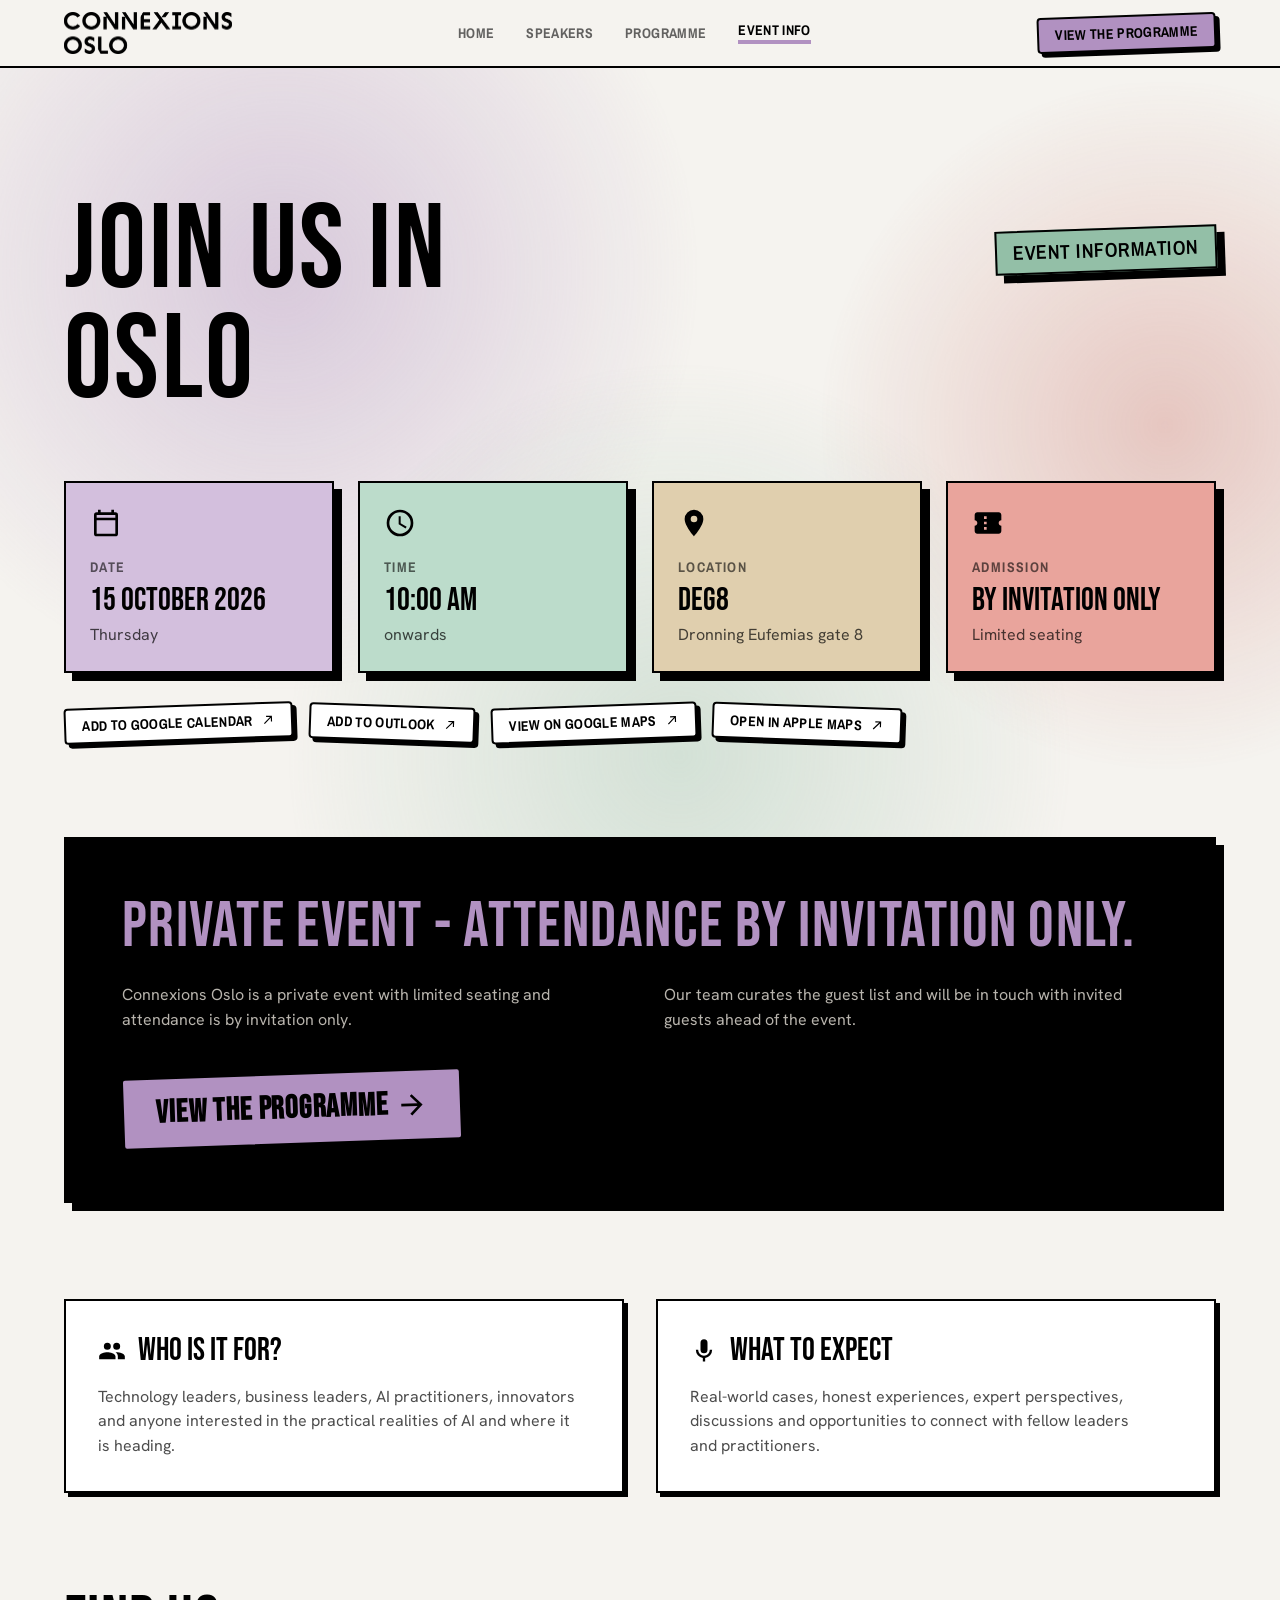
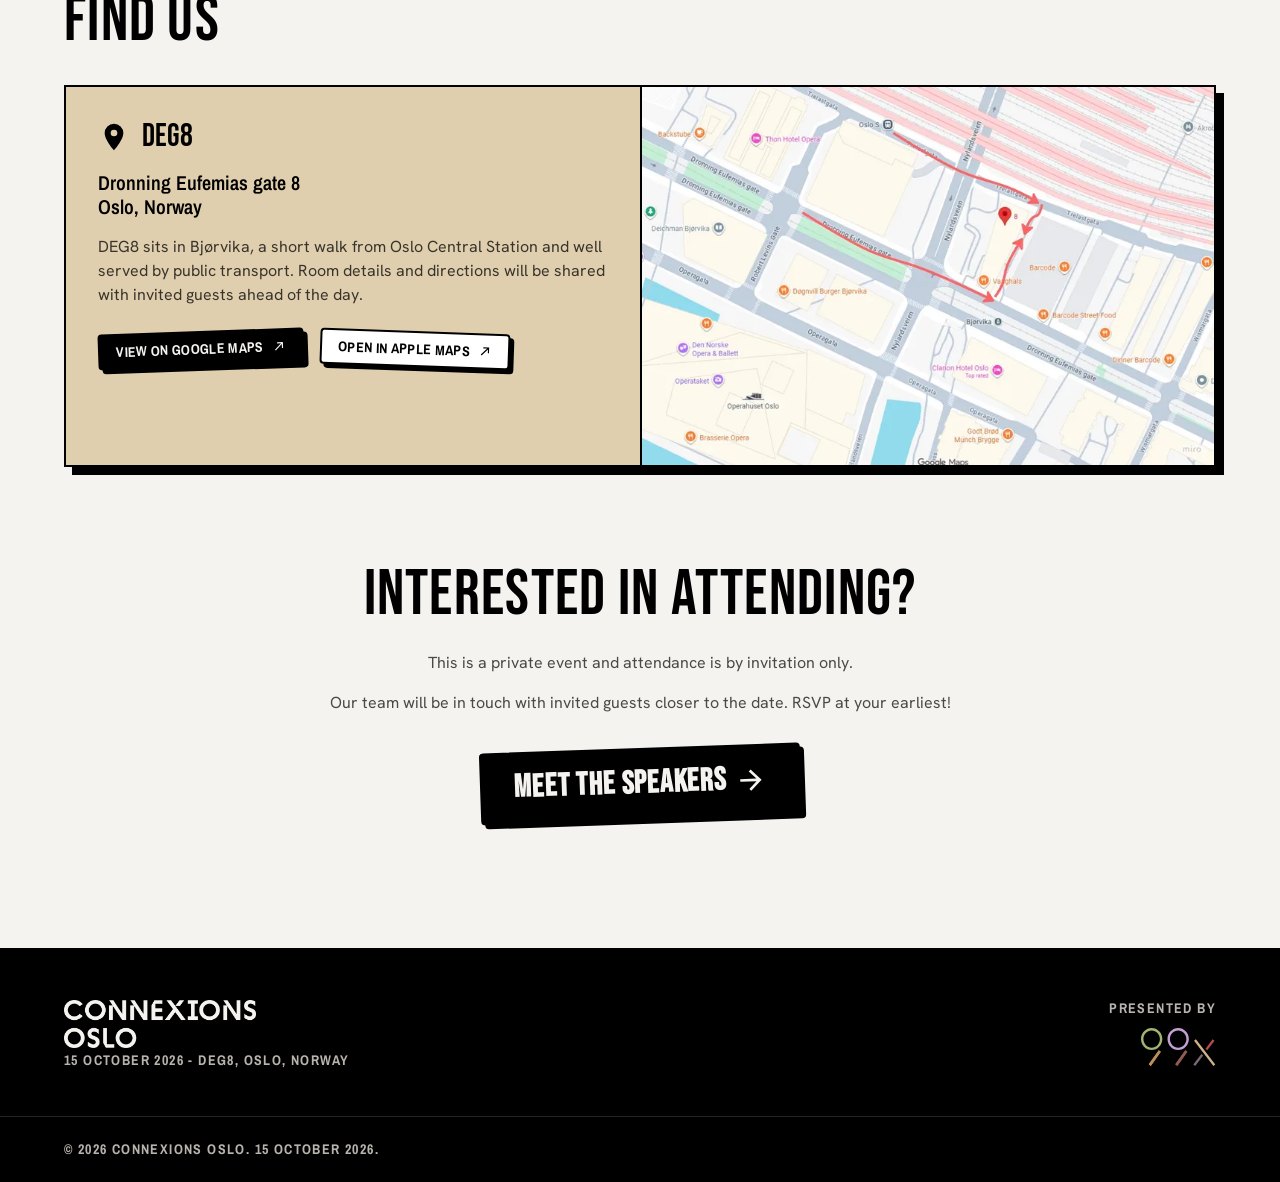
<file: event-info/index.html>
<!DOCTYPE html><html lang="en"> <head><meta charset="utf-8"><meta name="viewport" content="width=device-width, initial-scale=1"><link rel="icon" href="/favicon.svg" type="image/svg+xml"><link rel="canonical" href="https://connexions.99x.io/event-info/"><title>Event Info - Connexions Oslo</title><meta name="description" content="Date, venue and admission details for Connexions Oslo."><meta name="theme-color" content="#f5f3ef"><meta name="generator" content="Astro v7.2.9"><meta property="og:type" content="website"><meta property="og:site_name" content="Connexions Oslo"><meta property="og:title" content="Event Info - Connexions Oslo"><meta property="og:description" content="Date, venue and admission details for Connexions Oslo."><meta property="og:url" content="https://connexions.99x.io/event-info/"><meta name="twitter:card" content="summary_large_image"><!--
      Preload only the display face. It paints the largest text on every
      page, so it is on the LCP path; body/UI faces can swap in a frame later.
    --><link rel="preload" as="font" type="font/woff2" href="/fonts/bebas-neue-latin-400-normal.woff2" crossorigin><script type="application/ld+json">{"@context":"https://schema.org","@type":"Event","name":"Connexions Oslo","description":"A day of real stories, practical experiences and honest conversations about what organisations are actually doing with AI today, what they have learned and where they are heading next.","startDate":"2026-10-15T09:30:00+02:00","endDate":"2026-10-15T22:00:00+02:00","eventAttendanceMode":"https://schema.org/OfflineEventAttendanceMode","eventStatus":"https://schema.org/EventScheduled","location":{"@type":"Place","name":"DEG8","address":{"@type":"PostalAddress","streetAddress":"Dronning Eufemias gate 8","addressLocality":"Oslo","addressCountry":"NO"},"hasMap":["https://maps.app.goo.gl/8G32JEvyfGcvB1rv6","https://maps.apple/p/jyzCqZqptGSS9R"]},"performer":[]}</script><link rel="stylesheet" href="/_astro/Base.1kUIBug9.css"><script type="module" src="/_astro/page.CQWjsXKf.js"></script></head> <body class="flex min-h-screen flex-col"> <a href="#main" class="sr-only focus:not-sr-only focus:absolute focus:top-2 focus:left-2 focus:z-[100] focus:bg-ink focus:px-4 focus:py-2 focus:font-ui focus:text-chalk focus:uppercase">
Skip to content
</a> <div class="ambient" aria-hidden="true" data-ambient data-astro-cid-h42vrqjc> <span class="ambient__blob ambient__blob--a" data-astro-cid-h42vrqjc></span> <span class="ambient__blob ambient__blob--b" data-astro-cid-h42vrqjc></span> <span class="ambient__blob ambient__blob--c" data-astro-cid-h42vrqjc></span> </div> <script type="module">var e=document.querySelector(`[data-ambient]`);if(e&&window.matchMedia(`(pointer: fine)`).matches&&!window.matchMedia(`(prefers-reduced-motion: reduce)`).matches){let t=!1,n=0,r=0,i=()=>{t=!1,e.style.setProperty(`--px`,n.toFixed(3)),e.style.setProperty(`--py`,r.toFixed(3))},a=e=>{n=e.clientX/window.innerWidth*2-1,r=e.clientY/window.innerHeight*2-1,t||(t=!0,requestAnimationFrame(i))};window.addEventListener(`pointermove`,a,{passive:!0}),document.addEventListener(`visibilitychange`,()=>{document.hidden?window.removeEventListener(`pointermove`,a):window.addEventListener(`pointermove`,a,{passive:!0})})}</script> <header class="sticky top-0 z-50 border-b-2 border-ink bg-paper" data-astro-cid-nen7h5rs> <div class="shell flex items-center justify-between gap-4 py-3" data-astro-cid-nen7h5rs> <a href="/" class="flex shrink-0 items-center text-ink no-underline" aria-label="Connexions Oslo - home" data-astro-cid-nen7h5rs> <span class="wordmark" style="--wordmark-w: clamp(7.5rem, 22vw, 10.5rem)" data-astro-cid-nen7h5rs></span> </a> <!-- Desktop navigation --> <nav aria-label="Main" class="hidden items-center gap-6 lg:flex xl:gap-8" data-astro-cid-nen7h5rs> <a href="/" class="font-ui text-label font-bold uppercase tracking-wide no-underline transition-colors text-ink/60 hover:text-ink" data-astro-cid-nen7h5rs> Home </a><a href="/speakers/" class="font-ui text-label font-bold uppercase tracking-wide no-underline transition-colors text-ink/60 hover:text-ink" data-astro-cid-nen7h5rs> Speakers </a><a href="/agenda/" class="font-ui text-label font-bold uppercase tracking-wide no-underline transition-colors text-ink/60 hover:text-ink" data-astro-cid-nen7h5rs> Programme </a><a href="/event-info/" aria-current="page" class="font-ui text-label font-bold uppercase tracking-wide no-underline transition-colors text-ink border-b-4 border-lavender pb-0.5" data-astro-cid-nen7h5rs> Event Info </a> </nav> <div class="hidden lg:block" data-astro-cid-nen7h5rs> <a class="inline-flex items-center justify-center gap-2 uppercase font-bold whitespace-nowrap edge drop-1 rounded-[var(--radius-sticker)] no-underline select-none sticker bg-lavender text-ink px-4 py-2 text-label font-ui tracking-wide " href="/agenda/" data-astro-cid-nen7h5rs="true"> View the Programme </a> </div> <!-- Mobile trigger --> <button type="button" id="nav-toggle" class="edge drop-1 bg-paper p-2 text-ink lg:hidden" aria-expanded="false" aria-controls="mobile-nav" aria-label="Open menu" data-astro-cid-nen7h5rs> <svg class="size-6" viewBox="0 0 24 24" fill="currentColor" aria-hidden="true" focusable="false"><path d="M3 6h18v2H3V6Zm0 5h18v2H3v-2Zm0 5h18v2H3v-2Z"></path></svg> </button> </div> <!--
    Mobile panel. Toggled with display:none (not opacity) so its links stay
    out of the tab order while closed.
  --> <div id="mobile-nav" class="fixed inset-0 top-[var(--nav-h,61px)] z-40 flex-col bg-ink px-4 py-8 text-chalk sm:px-8" data-astro-cid-nen7h5rs> <nav aria-label="Mobile" class="flex flex-col" data-astro-cid-nen7h5rs> <a href="/" class="border-b border-chalk/20 py-4 font-display text-headline-lg uppercase no-underline text-chalk" data-astro-cid-nen7h5rs> Home </a><a href="/speakers/" class="border-b border-chalk/20 py-4 font-display text-headline-lg uppercase no-underline text-chalk" data-astro-cid-nen7h5rs> Speakers </a><a href="/agenda/" class="border-b border-chalk/20 py-4 font-display text-headline-lg uppercase no-underline text-chalk" data-astro-cid-nen7h5rs> Programme </a><a href="/event-info/" aria-current="page" class="border-b border-chalk/20 py-4 font-display text-headline-lg uppercase no-underline text-lavender" data-astro-cid-nen7h5rs> Event Info </a> </nav> <!--
      No CTA button down here: the panel already lists Programme and Speakers
      as full-width links directly above, so a sticker repeating one of them
      is pure duplication.
    --> <p class="mt-auto pt-8 font-ui text-label uppercase tracking-widest text-chalk-dim" data-astro-cid-nen7h5rs> 15 October 2026 - DEG8, Oslo, Norway </p> </div> </header> <script type="module">var e=document.getElementById(`nav-toggle`),t=document.getElementById(`mobile-nav`),n=e?.closest(`header`);if(e&&t&&n){let r=()=>t.style.setProperty(`--nav-h`,`${n.getBoundingClientRect().height}px`);r();let i=n=>{t.classList.toggle(`is-open`,n),e.setAttribute(`aria-expanded`,String(n)),e.setAttribute(`aria-label`,n?`Close menu`:`Open menu`),document.documentElement.style.overflow=n?`hidden`:``};e.addEventListener(`click`,()=>i(e.getAttribute(`aria-expanded`)!==`true`)),document.addEventListener(`keydown`,t=>{t.key===`Escape`&&e.getAttribute(`aria-expanded`)===`true`&&(i(!1),e.focus())}),window.matchMedia(`(min-width: 1024px)`).addEventListener(`change`,e=>e.matches&&i(!1)),window.addEventListener(`resize`,r,{passive:!0})}</script> <!--
      `relative z-10` lifts the content above the fixed ambient layer (z-0).
      Sections with their own background still occlude it, which is what
      keeps the dark bands solid.
    --> <main id="main" class="relative z-10 flex-1">  <section class="shell section-y"> <header class="mb-12 flex flex-wrap items-start justify-between gap-6 lg:mb-16"> <h1 class="font-display text-display-lg text-ink"> Join us in<br>Oslo </h1> <span class="edge drop-2 -rotate-2 self-start bg-sage px-4 py-2 font-ui text-accent-ui font-semibold tracking-wide text-ink uppercase lg:mt-8"> Event Information </span> </header> <!--
      The four essentials, in one row from `sm` up. Values that are not
      confirmed yet still occupy their slot, so the layout does not shift
      when marketing fills the venue in.
    --> <ul class="grid list-none gap-6 p-0 sm:grid-cols-2 lg:grid-cols-4"> <li class="edge drop-2 flex flex-col p-6 text-ink bg-lavender-soft"> <svg class="size-8 shrink-0" viewBox="0 0 24 24" fill="currentColor" aria-hidden="true" focusable="false"><path d="M19 4h-1V2h-2v2H8V2H6v2H5a2 2 0 0 0-2 2v14a2 2 0 0 0 2 2h14a2 2 0 0 0 2-2V6a2 2 0 0 0-2-2Zm0 16H5V10h14v10ZM5 8V6h14v2H5Z"></path></svg> <h2 class="mt-5 font-ui text-label font-bold tracking-widest text-ink/60 uppercase"> Date </h2> <p class="mt-2 font-display text-headline-lg text-balance">15 October 2026</p> <p class="mt-1 font-body text-body-md text-ink/70">Thursday</p> </li><li class="edge drop-2 flex flex-col p-6 text-ink bg-sage-soft"> <svg class="size-8 shrink-0" viewBox="0 0 24 24" fill="currentColor" aria-hidden="true" focusable="false"><path d="M12 2a10 10 0 1 0 0 20 10 10 0 0 0 0-20Zm0 18a8 8 0 1 1 0-16 8 8 0 0 1 0 16Zm.5-13H11v6l5.2 3.1.8-1.3-4.5-2.7V7Z"></path></svg> <h2 class="mt-5 font-ui text-label font-bold tracking-widest text-ink/60 uppercase"> Time </h2> <p class="mt-2 font-display text-headline-lg text-balance">10:00 AM</p> <p class="mt-1 font-body text-body-md text-ink/70">onwards</p> </li><li class="edge drop-2 flex flex-col p-6 text-ink bg-tan-soft"> <svg class="size-8 shrink-0" viewBox="0 0 24 24" fill="currentColor" aria-hidden="true" focusable="false"><path d="M12 2a7 7 0 0 0-7 7c0 5.25 7 13 7 13s7-7.75 7-13a7 7 0 0 0-7-7Zm0 9.5a2.5 2.5 0 1 1 0-5 2.5 2.5 0 0 1 0 5Z"></path></svg> <h2 class="mt-5 font-ui text-label font-bold tracking-widest text-ink/60 uppercase"> Location </h2> <p class="mt-2 font-display text-headline-lg text-balance">DEG8</p> <p class="mt-1 font-body text-body-md text-ink/70">Dronning Eufemias gate 8</p> </li><li class="edge drop-2 flex flex-col p-6 text-ink bg-salmon-soft"> <svg class="size-8 shrink-0" viewBox="0 0 24 24" fill="currentColor" aria-hidden="true" focusable="false"><path d="M20 12c0-1.1.9-2 2-2V6c0-1.1-.9-2-2-2H4c-1.1 0-2 .9-2 2v4c1.1 0 2 .9 2 2s-.9 2-2 2v4c0 1.1.9 2 2 2h16c1.1 0 2-.9 2-2v-4c-1.1 0-2-.9-2-2Zm-9 5H9v-2h2v2Zm0-4H9v-2h2v2Zm0-4H9V7h2v2Z"></path></svg> <h2 class="mt-5 font-ui text-label font-bold tracking-widest text-ink/60 uppercase"> Admission </h2> <p class="mt-2 font-display text-headline-lg text-balance">By Invitation only</p> <p class="mt-1 font-body text-body-md text-ink/70">Limited seating</p> </li> </ul> <div class="mt-8 flex flex-wrap gap-4"> <!--
        Calendar deeplinks, built from the programme in src/lib/calendar.ts.
        Tilts alternate so a row of stickers does not read as one slab.
      --> <a class="inline-flex items-center justify-center gap-2 uppercase font-bold whitespace-nowrap edge drop-1 rounded-[var(--radius-sticker)] no-underline select-none sticker bg-white text-ink px-4 py-2 text-label font-ui tracking-wide " href="https://calendar.google.com/calendar/render?action=TEMPLATE&amp;text=Connexions+Oslo&amp;dates=20261015T093000%2F20261015T220000&amp;details=In+person%3A++Connexions+Oslo%0A%09%09Date%3A+15+October+2026+%0A%09%09Time%3A+09%3A30%0A%09%09%0A%09%09https%3A%2F%2F99x.io%2Fevents%2F2026%2Fconnexions-oslo&amp;location=DEG8%2C+Dronning+Eufemias+gate+8%2C+Oslo%2C+Norway&amp;ctz=Europe%2FOslo" rel="noopener noreferrer" target="_blank"> Add to Google Calendar <svg class="size-[1em] shrink-0" viewBox="0 0 24 24" fill="currentColor" aria-hidden="true" focusable="false"><path d="M9 5v2h6.59L5 17.59 6.41 19 17 8.41V15h2V5H9Z"></path></svg></a><a class="inline-flex items-center justify-center gap-2 uppercase font-bold whitespace-nowrap edge drop-1 rounded-[var(--radius-sticker)] no-underline select-none sticker-alt bg-white text-ink px-4 py-2 text-label font-ui tracking-wide " href="https://outlook.office.com/calendar/0/deeplink/compose?path=%2Fcalendar%2Faction%2Fcompose&amp;rru=addevent&amp;subject=Connexions+Oslo&amp;startdt=2026-10-15T07%3A30%3A00Z&amp;enddt=2026-10-15T20%3A00%3A00Z&amp;body=In+person%3A++Connexions+Oslo%0A%09%09Date%3A+15+October+2026+%0A%09%09Time%3A+09%3A30%0A%09%09%0A%09%09https%3A%2F%2F99x.io%2Fevents%2F2026%2Fconnexions-oslo&amp;location=DEG8%2C+Dronning+Eufemias+gate+8%2C+Oslo%2C+Norway" rel="noopener noreferrer" target="_blank"> Add to Outlook <svg class="size-[1em] shrink-0" viewBox="0 0 24 24" fill="currentColor" aria-hidden="true" focusable="false"><path d="M9 5v2h6.59L5 17.59 6.41 19 17 8.41V15h2V5H9Z"></path></svg></a> <!-- Both map providers, tilts carrying on from the calendar stickers. --> <a class="inline-flex items-center justify-center gap-2 uppercase font-bold whitespace-nowrap edge drop-1 rounded-[var(--radius-sticker)] no-underline select-none sticker bg-white text-ink px-4 py-2 text-label font-ui tracking-wide " href="https://maps.app.goo.gl/8G32JEvyfGcvB1rv6" rel="noopener noreferrer" target="_blank"> View on Google Maps <svg class="size-[1em] shrink-0" viewBox="0 0 24 24" fill="currentColor" aria-hidden="true" focusable="false"><path d="M9 5v2h6.59L5 17.59 6.41 19 17 8.41V15h2V5H9Z"></path></svg></a><a class="inline-flex items-center justify-center gap-2 uppercase font-bold whitespace-nowrap edge drop-1 rounded-[var(--radius-sticker)] no-underline select-none sticker-alt bg-white text-ink px-4 py-2 text-label font-ui tracking-wide " href="https://maps.apple/p/jyzCqZqptGSS9R" rel="noopener noreferrer" target="_blank"> Open in Apple Maps <svg class="size-[1em] shrink-0" viewBox="0 0 24 24" fill="currentColor" aria-hidden="true" focusable="false"><path d="M9 5v2h6.59L5 17.59 6.41 19 17 8.41V15h2V5H9Z"></path></svg></a> </div> <!-- ======================== INVITE-ONLY ========================= --> <div class="edge drop-2 mt-16 bg-ink p-6 text-chalk sm:p-10 lg:mt-24 lg:p-14"> <h2 class="font-display text-headline-xl text-lavender text-balance">Private event - Attendance by invitation only.</h2> <div class="mt-6 grid gap-6 lg:grid-cols-2 lg:gap-12"> <p class="font-body text-body-lg text-chalk-dim">Connexions Oslo is a private event with limited seating and attendance is by invitation only.</p><p class="font-body text-body-lg text-chalk-dim">Our team curates the guest list and will be in touch with invited guests ahead of the event.</p> </div> <div class="mt-10"> <a class="inline-flex items-center justify-center gap-2 uppercase font-bold whitespace-nowrap edge drop-1 rounded-[var(--radius-sticker)] no-underline select-none sticker bg-lavender text-ink px-8 py-4 text-headline-lg font-display tracking-wide " href="/agenda/"> View the Programme <svg class="size-[1em] shrink-0" viewBox="0 0 24 24" fill="currentColor" aria-hidden="true" focusable="false"><path d="M12 4l-1.41 1.41L16.17 11H4v2h12.17l-5.58 5.59L12 20l8-8-8-8Z"></path></svg></a> </div> </div> <!-- ========================== AUDIENCE ========================== --> <section class="mt-16 lg:mt-24"> <div class="grid gap-8 lg:grid-cols-2"> <article class="edge drop-1 bg-white p-6 text-ink sm:p-8"> <h2 class="flex items-center gap-3 font-display text-headline-lg"> <svg class="size-7 shrink-0" viewBox="0 0 24 24" fill="currentColor" aria-hidden="true" focusable="false"><path d="M16 11a3 3 0 1 0 0-6 3 3 0 0 0 0 6Zm-8 0a3 3 0 1 0 0-6 3 3 0 0 0 0 6Zm0 2c-2.33 0-7 1.17-7 3.5V19h14v-2.5c0-2.33-4.67-3.5-7-3.5Zm8 0c-.29 0-.62.02-.97.05 1.16.84 1.97 1.97 1.97 3.45V19h6v-2.5c0-2.33-4.67-3.5-7-3.5Z"></path></svg> Who is it for? </h2> <p class="mt-4 font-body text-body-lg text-ink/70">Technology leaders, business leaders, AI practitioners, innovators and anyone interested in the practical realities of AI and where it is heading.</p> </article><article class="edge drop-1 bg-white p-6 text-ink sm:p-8"> <h2 class="flex items-center gap-3 font-display text-headline-lg"> <svg class="size-7 shrink-0" viewBox="0 0 24 24" fill="currentColor" aria-hidden="true" focusable="false"><path d="M12 14a3 3 0 0 0 3-3V5a3 3 0 1 0-6 0v6a3 3 0 0 0 3 3Zm5-3a5 5 0 0 1-10 0H5a7 7 0 0 0 6 6.92V21h2v-3.08A7 7 0 0 0 19 11h-2Z"></path></svg> What to expect </h2> <p class="mt-4 font-body text-body-lg text-ink/70">Real-world cases, honest experiences, expert perspectives, discussions and opportunities to connect with fellow leaders and practitioners.</p> </article> </div> </section> <!-- =========================== FIND US ========================== --> <section id="find-us" class="mt-16 lg:mt-24"> <h2 class="mb-8 font-display text-headline-xl">Find us</h2> <div class="edge drop-2 flex flex-col overflow-hidden bg-tan-soft text-ink xl:flex-row"> <div class="p-6 sm:p-8 xl:w-1/2"> <div class="flex items-center gap-3"> <svg class="size-8 shrink-0" viewBox="0 0 24 24" fill="currentColor" aria-hidden="true" focusable="false"><path d="M12 2a7 7 0 0 0-7 7c0 5.25 7 13 7 13s7-7.75 7-13a7 7 0 0 0-7-7Zm0 9.5a2.5 2.5 0 1 1 0-5 2.5 2.5 0 0 1 0 5Z"></path></svg> <h3 class="font-display text-headline-lg">DEG8</h3> </div> <address class="mt-4 font-ui text-accent-ui font-semibold not-italic"> Dronning Eufemias gate 8<br>Oslo, Norway </address> <p class="mt-4 font-body text-body-md text-ink/75">DEG8 sits in Bjørvika, a short walk from Oslo Central Station and well served by public transport. Room details and directions will be shared with invited guests ahead of the day.</p> <div class="mt-6 flex flex-wrap gap-4"> <a class="inline-flex items-center justify-center gap-2 uppercase font-bold whitespace-nowrap edge drop-1 rounded-[var(--radius-sticker)] no-underline select-none sticker bg-ink text-chalk px-4 py-2 text-label font-ui tracking-wide " href="https://maps.app.goo.gl/8G32JEvyfGcvB1rv6" rel="noopener noreferrer" target="_blank"> View on Google Maps <svg class="size-[1em] shrink-0" viewBox="0 0 24 24" fill="currentColor" aria-hidden="true" focusable="false"><path d="M9 5v2h6.59L5 17.59 6.41 19 17 8.41V15h2V5H9Z"></path></svg></a><a class="inline-flex items-center justify-center gap-2 uppercase font-bold whitespace-nowrap edge drop-1 rounded-[var(--radius-sticker)] no-underline select-none sticker-alt bg-white text-ink px-4 py-2 text-label font-ui tracking-wide " href="https://maps.apple/p/jyzCqZqptGSS9R" rel="noopener noreferrer" target="_blank"> Open in Apple Maps <svg class="size-[1em] shrink-0" viewBox="0 0 24 24" fill="currentColor" aria-hidden="true" focusable="false"><path d="M9 5v2h6.59L5 17.59 6.41 19 17 8.41V15h2V5H9Z"></path></svg></a> </div> </div> <!--
          Walking route from Oslo S to the door.

          Two rules keep this panel exactly the size of the image, with no
          letterbox bars beside it and nothing cropped off the route:

          1. The map is not absolutely positioned. It sets its own height
             from its aspect ratio, and the flex row takes that as the card
             height - so the column cannot be a different shape to the image.
          2. The split is `xl`, not `lg`. Between 1024 and 1280 a half column
             is far taller than it is wide, and the text beside it runs longer
             than the map is tall; stacking through that range keeps both at
             their natural size. Above 1280 the shell is capped, so the two
             columns are fixed and always agree.

          `grow`/`object-cover` are the belt-and-braces: if the copy ever
          outgrows the map, the result is a few pixels trimmed rather than
          a gap.
        --> <div class="flex min-h-56 flex-col border-t-2 border-ink bg-paper-dim xl:w-1/2 xl:border-t-0 xl:border-l-2">   <img src="/_astro/map.BJCMNScb_2fXAmJ.webp" srcset="/_astro/map.BJCMNScb_Z2v0SxO.webp 512w, /_astro/map.BJCMNScb_1kYbyv.webp 768w, /_astro/map.BJCMNScb_Z26p36A.webp 1024w, /_astro/map.BJCMNScb_2fXAmJ.webp 1230w" alt="Walking map from Oslo Central Station to DEG8, Dronning Eufemias gate 8, in Bjørvika. The route crosses Nylandsveien and turns north along Trelastgata." sizes="(min-width: 1280px) 576px, 100vw" loading="lazy" decoding="async" width="1230" height="812" class="block w-full grow object-cover"> </div> </div> </section> <!-- =========================== CLOSING ========================== --> <section class="mt-16 flex flex-col items-center text-center lg:mt-24"> <h2 class="font-display text-headline-xl text-balance">Interested in attending?</h2> <div class="mt-6 flex max-w-2xl flex-col gap-4"> <p class="font-body text-body-lg text-ink/70">This is a private event and attendance is by invitation only.</p><p class="font-body text-body-lg text-ink/70">Our team will be in touch with invited guests closer to the date. RSVP at your earliest!</p> </div> <div class="mt-8"> <a class="inline-flex items-center justify-center gap-2 uppercase font-bold whitespace-nowrap edge drop-1 rounded-[var(--radius-sticker)] no-underline select-none sticker bg-ink text-chalk px-8 py-4 text-headline-lg font-display tracking-wide " href="/speakers/"> Meet the Speakers <svg class="size-[1em] shrink-0" viewBox="0 0 24 24" fill="currentColor" aria-hidden="true" focusable="false"><path d="M12 4l-1.41 1.41L16.17 11H4v2h12.17l-5.58 5.59L12 20l8-8-8-8Z"></path></svg></a> </div> </section> </section>  </main> <footer class="relative z-10 mt-auto border-t-4 border-ink bg-ink text-chalk"> <div class="shell flex flex-col gap-8 py-12 lg:flex-row lg:items-start lg:justify-between"> <div> <p class="m-0 text-chalk" role="img" aria-label="Connexions Oslo"> <span class="wordmark" style="--wordmark-w: clamp(9rem, 30vw, 12rem)"></span> </p> <p class="mt-1 font-ui text-label uppercase tracking-widest text-chalk-dim"> 15 October 2026 - DEG8, Oslo, Norway </p> </div> <!--
      Guarded: an empty <nav> is still a landmark screen readers announce, so
      with no links in site.json the element is not rendered at all.
    -->  <div class="flex flex-col gap-3 lg:items-end"> <span class="font-ui text-label uppercase tracking-widest text-chalk-dim">Presented by</span>   <img src="/_astro/99xlogo.DS0AHjfk_ZD6gkY.svg" alt="99x" loading="lazy" decoding="async" width="75" height="38"> </div> </div> <div class="border-t border-chalk/15"> <p class="shell py-6 font-ui text-label uppercase tracking-widest text-chalk-dim">
&copy; 2026 Connexions Oslo. 15 October 2026.
</p> </div> </footer> </body> </html>
</file>
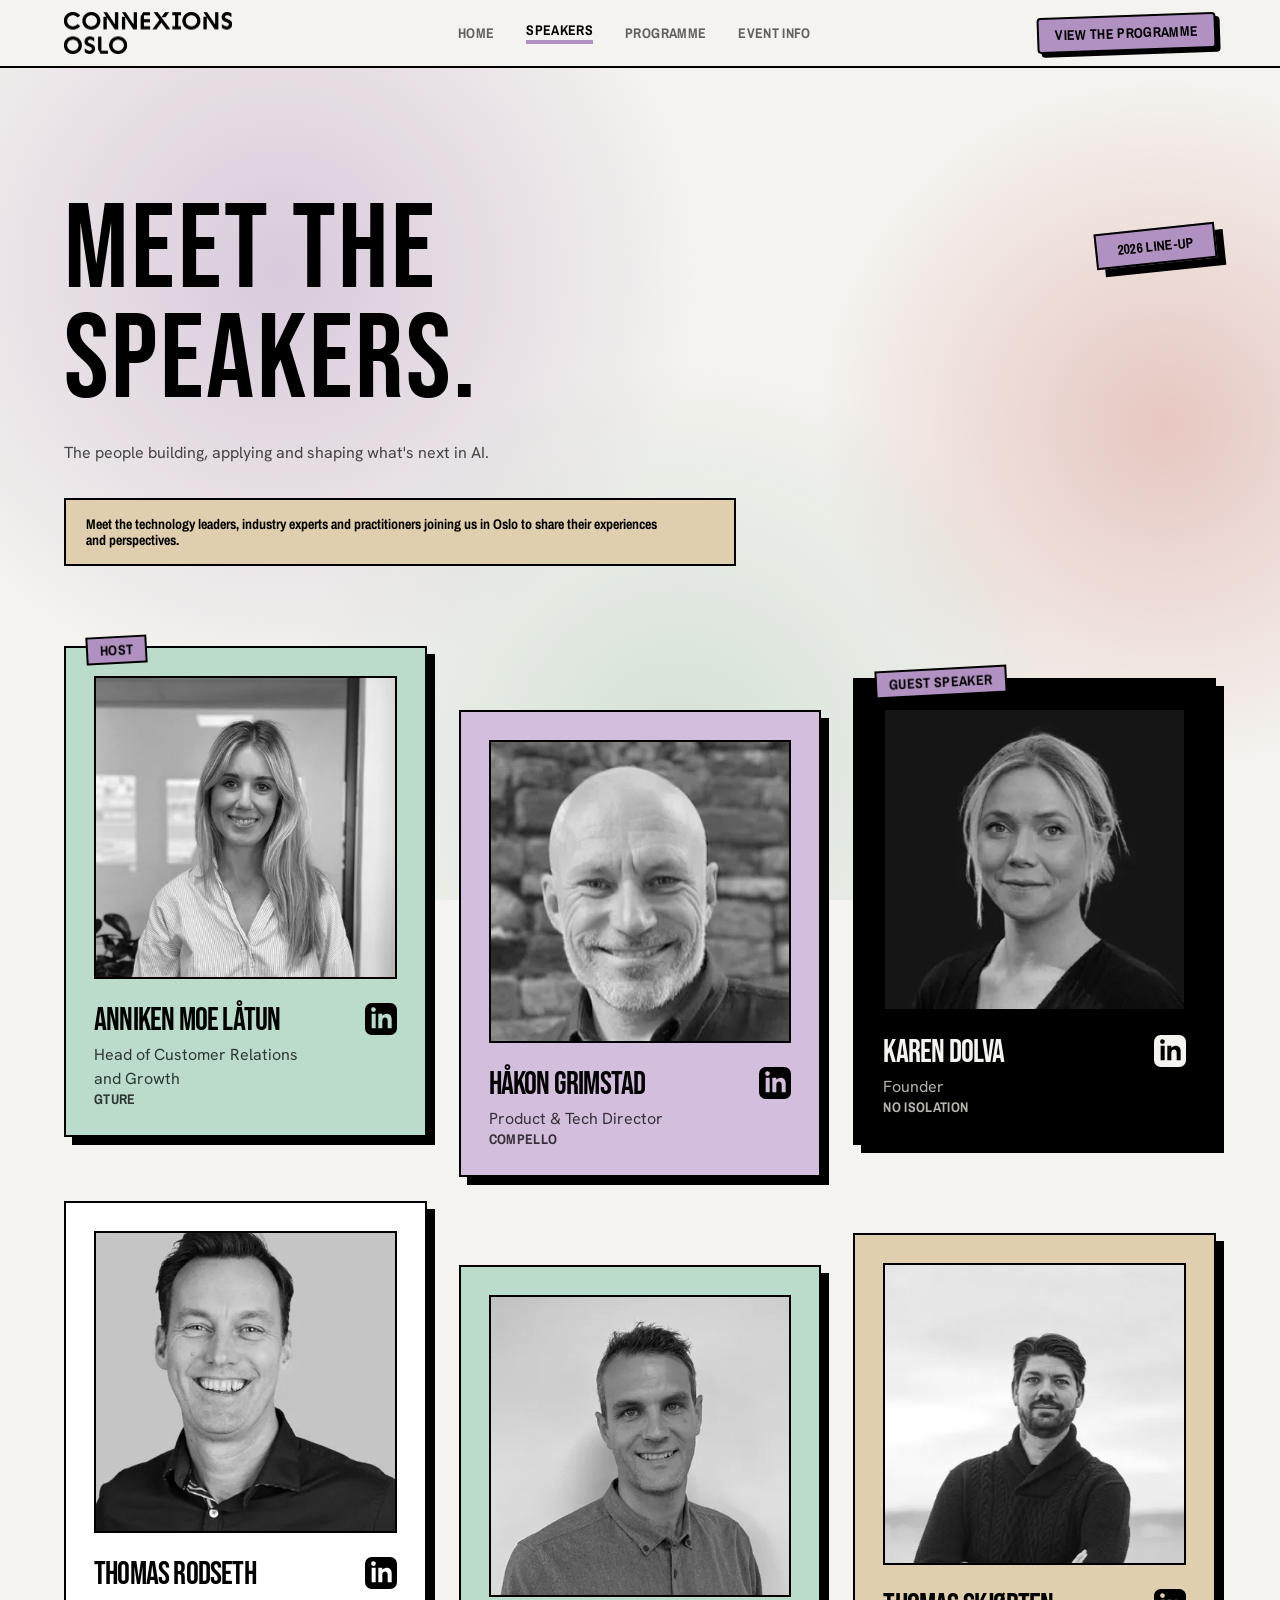
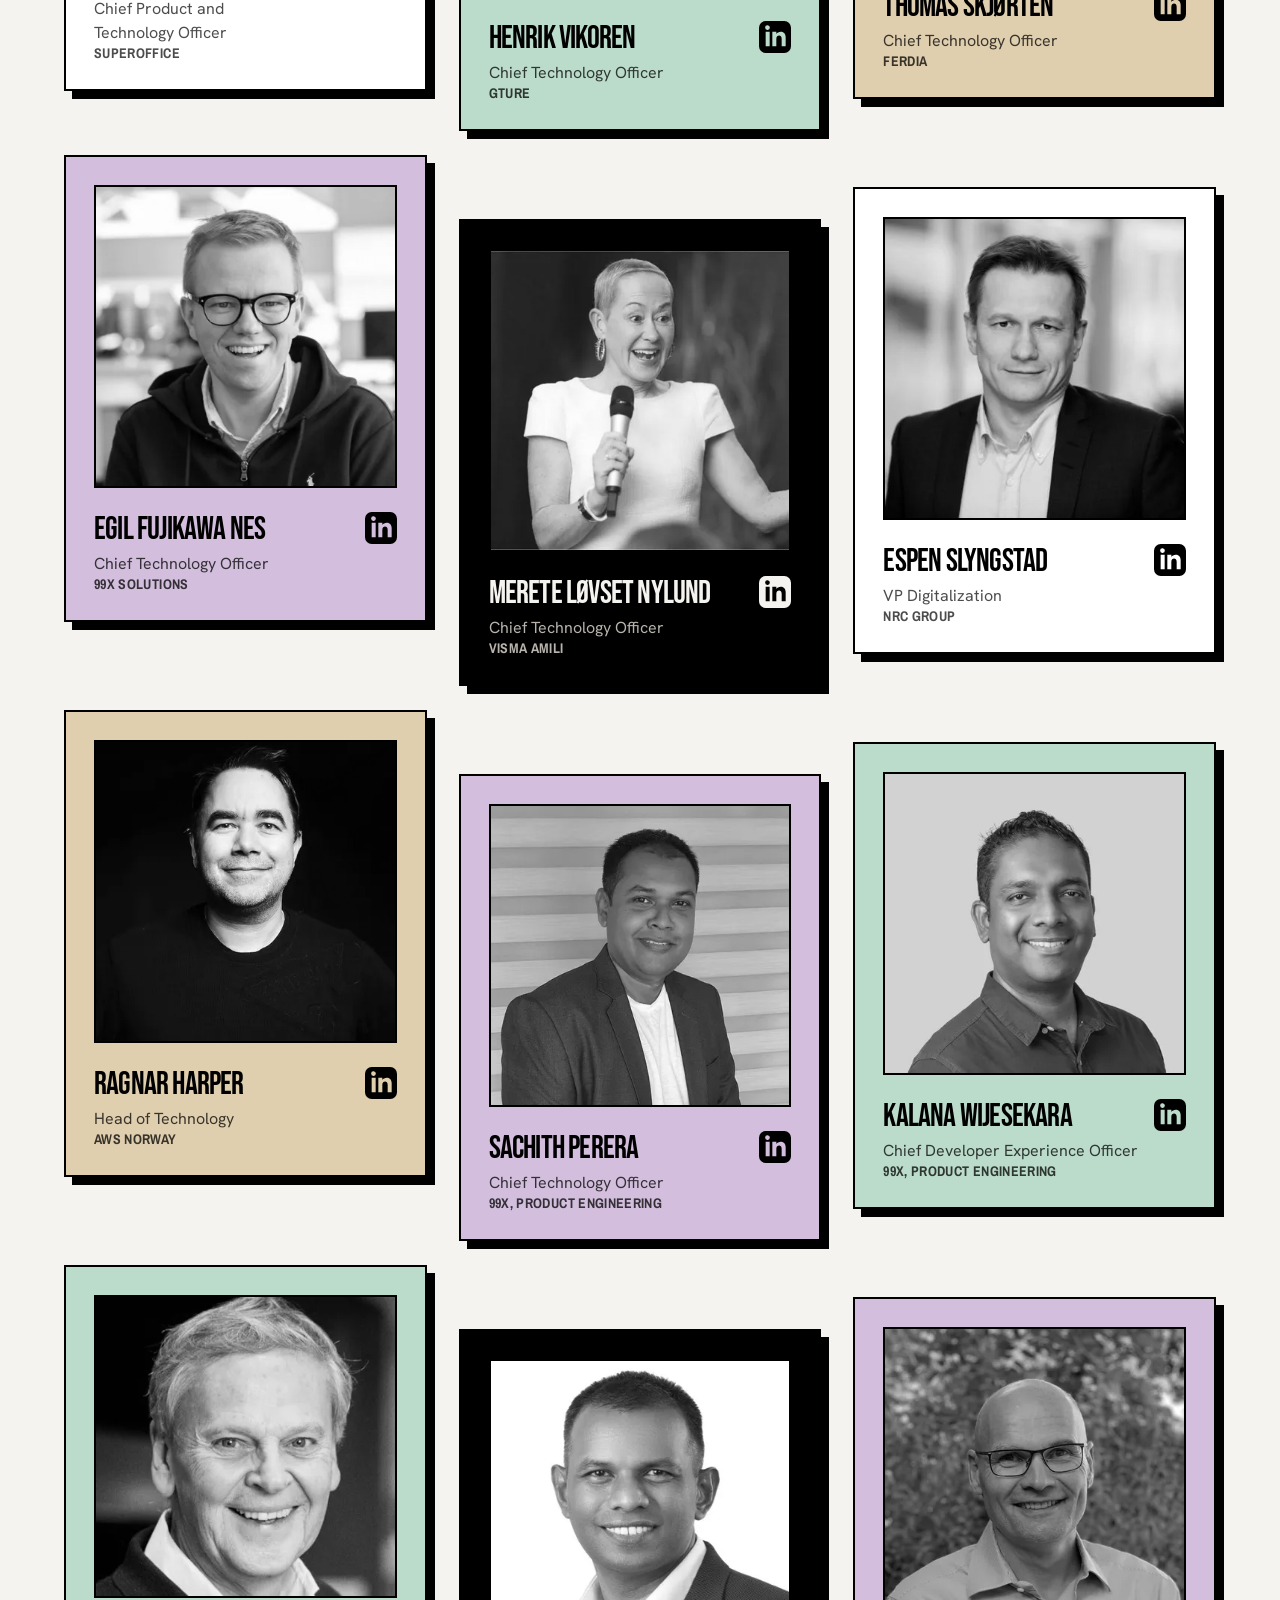
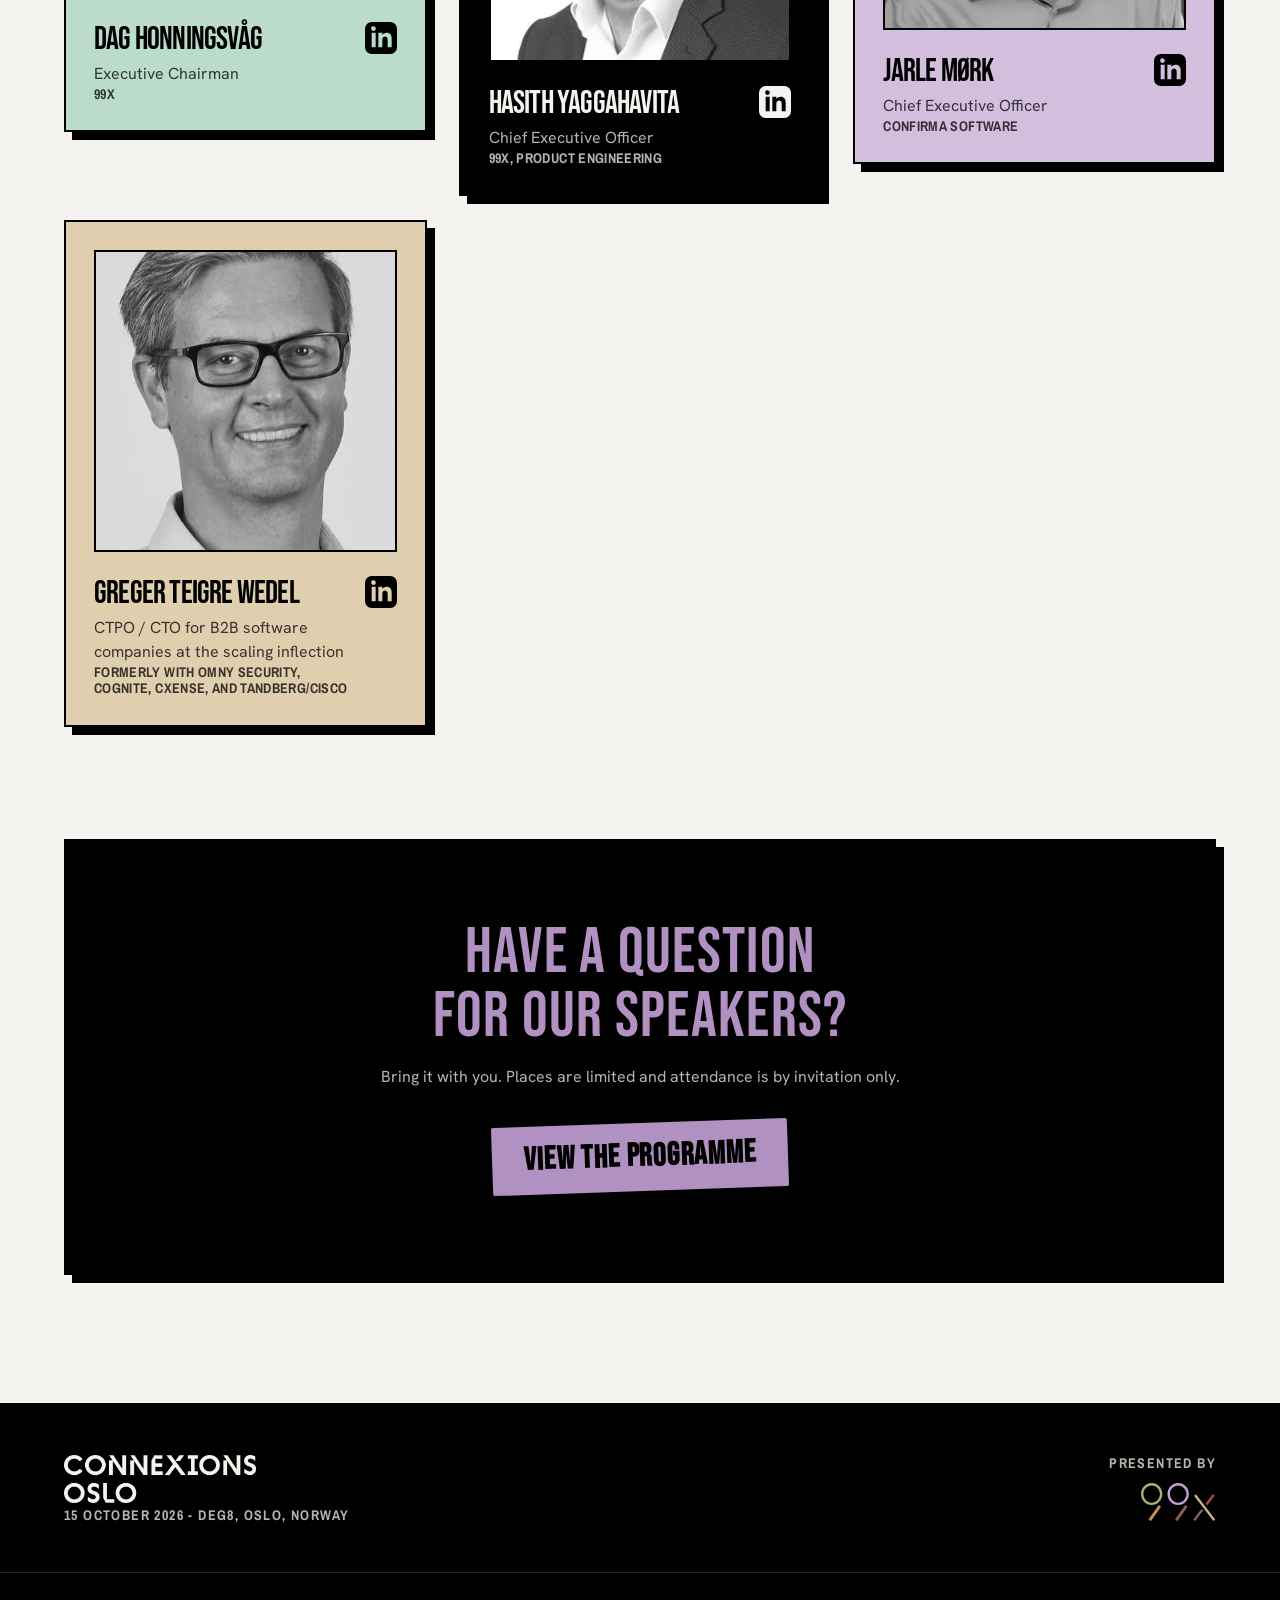
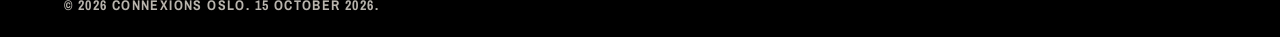
<file: speakers/index.html>
<!DOCTYPE html><html lang="en"> <head><meta charset="utf-8"><meta name="viewport" content="width=device-width, initial-scale=1"><link rel="icon" href="/favicon.svg" type="image/svg+xml"><link rel="canonical" href="https://connexions.99x.io/speakers/"><title>Speakers - Connexions Oslo</title><meta name="description" content="The people building, applying and shaping what's next in AI."><meta name="theme-color" content="#f5f3ef"><meta name="generator" content="Astro v7.2.9"><meta property="og:type" content="website"><meta property="og:site_name" content="Connexions Oslo"><meta property="og:title" content="Speakers - Connexions Oslo"><meta property="og:description" content="The people building, applying and shaping what's next in AI."><meta property="og:url" content="https://connexions.99x.io/speakers/"><meta name="twitter:card" content="summary_large_image"><!--
      Preload only the display face. It paints the largest text on every
      page, so it is on the LCP path; body/UI faces can swap in a frame later.
    --><link rel="preload" as="font" type="font/woff2" href="/fonts/bebas-neue-latin-400-normal.woff2" crossorigin><script type="application/ld+json">{"@context":"https://schema.org","@type":"Event","name":"Connexions Oslo","description":"A day of real stories, practical experiences and honest conversations about what organisations are actually doing with AI today, what they have learned and where they are heading next.","startDate":"2026-10-15T09:30:00+02:00","endDate":"2026-10-15T22:00:00+02:00","eventAttendanceMode":"https://schema.org/OfflineEventAttendanceMode","eventStatus":"https://schema.org/EventScheduled","location":{"@type":"Place","name":"DEG8","address":{"@type":"PostalAddress","streetAddress":"Dronning Eufemias gate 8","addressLocality":"Oslo","addressCountry":"NO"},"hasMap":["https://maps.app.goo.gl/8G32JEvyfGcvB1rv6","https://maps.apple/p/jyzCqZqptGSS9R"]},"performer":[]}</script><link rel="stylesheet" href="/_astro/Base.1kUIBug9.css"><script type="module" src="/_astro/page.CQWjsXKf.js"></script></head> <body class="flex min-h-screen flex-col"> <a href="#main" class="sr-only focus:not-sr-only focus:absolute focus:top-2 focus:left-2 focus:z-[100] focus:bg-ink focus:px-4 focus:py-2 focus:font-ui focus:text-chalk focus:uppercase">
Skip to content
</a> <div class="ambient" aria-hidden="true" data-ambient data-astro-cid-h42vrqjc> <span class="ambient__blob ambient__blob--a" data-astro-cid-h42vrqjc></span> <span class="ambient__blob ambient__blob--b" data-astro-cid-h42vrqjc></span> <span class="ambient__blob ambient__blob--c" data-astro-cid-h42vrqjc></span> </div> <script type="module">var e=document.querySelector(`[data-ambient]`);if(e&&window.matchMedia(`(pointer: fine)`).matches&&!window.matchMedia(`(prefers-reduced-motion: reduce)`).matches){let t=!1,n=0,r=0,i=()=>{t=!1,e.style.setProperty(`--px`,n.toFixed(3)),e.style.setProperty(`--py`,r.toFixed(3))},a=e=>{n=e.clientX/window.innerWidth*2-1,r=e.clientY/window.innerHeight*2-1,t||(t=!0,requestAnimationFrame(i))};window.addEventListener(`pointermove`,a,{passive:!0}),document.addEventListener(`visibilitychange`,()=>{document.hidden?window.removeEventListener(`pointermove`,a):window.addEventListener(`pointermove`,a,{passive:!0})})}</script> <header class="sticky top-0 z-50 border-b-2 border-ink bg-paper" data-astro-cid-nen7h5rs> <div class="shell flex items-center justify-between gap-4 py-3" data-astro-cid-nen7h5rs> <a href="/" class="flex shrink-0 items-center text-ink no-underline" aria-label="Connexions Oslo - home" data-astro-cid-nen7h5rs> <span class="wordmark" style="--wordmark-w: clamp(7.5rem, 22vw, 10.5rem)" data-astro-cid-nen7h5rs></span> </a> <!-- Desktop navigation --> <nav aria-label="Main" class="hidden items-center gap-6 lg:flex xl:gap-8" data-astro-cid-nen7h5rs> <a href="/" class="font-ui text-label font-bold uppercase tracking-wide no-underline transition-colors text-ink/60 hover:text-ink" data-astro-cid-nen7h5rs> Home </a><a href="/speakers/" aria-current="page" class="font-ui text-label font-bold uppercase tracking-wide no-underline transition-colors text-ink border-b-4 border-lavender pb-0.5" data-astro-cid-nen7h5rs> Speakers </a><a href="/agenda/" class="font-ui text-label font-bold uppercase tracking-wide no-underline transition-colors text-ink/60 hover:text-ink" data-astro-cid-nen7h5rs> Programme </a><a href="/event-info/" class="font-ui text-label font-bold uppercase tracking-wide no-underline transition-colors text-ink/60 hover:text-ink" data-astro-cid-nen7h5rs> Event Info </a> </nav> <div class="hidden lg:block" data-astro-cid-nen7h5rs> <a class="inline-flex items-center justify-center gap-2 uppercase font-bold whitespace-nowrap edge drop-1 rounded-[var(--radius-sticker)] no-underline select-none sticker bg-lavender text-ink px-4 py-2 text-label font-ui tracking-wide " href="/agenda/" data-astro-cid-nen7h5rs="true"> View the Programme </a> </div> <!-- Mobile trigger --> <button type="button" id="nav-toggle" class="edge drop-1 bg-paper p-2 text-ink lg:hidden" aria-expanded="false" aria-controls="mobile-nav" aria-label="Open menu" data-astro-cid-nen7h5rs> <svg class="size-6" viewBox="0 0 24 24" fill="currentColor" aria-hidden="true" focusable="false"><path d="M3 6h18v2H3V6Zm0 5h18v2H3v-2Zm0 5h18v2H3v-2Z"></path></svg> </button> </div> <!--
    Mobile panel. Toggled with display:none (not opacity) so its links stay
    out of the tab order while closed.
  --> <div id="mobile-nav" class="fixed inset-0 top-[var(--nav-h,61px)] z-40 flex-col bg-ink px-4 py-8 text-chalk sm:px-8" data-astro-cid-nen7h5rs> <nav aria-label="Mobile" class="flex flex-col" data-astro-cid-nen7h5rs> <a href="/" class="border-b border-chalk/20 py-4 font-display text-headline-lg uppercase no-underline text-chalk" data-astro-cid-nen7h5rs> Home </a><a href="/speakers/" aria-current="page" class="border-b border-chalk/20 py-4 font-display text-headline-lg uppercase no-underline text-lavender" data-astro-cid-nen7h5rs> Speakers </a><a href="/agenda/" class="border-b border-chalk/20 py-4 font-display text-headline-lg uppercase no-underline text-chalk" data-astro-cid-nen7h5rs> Programme </a><a href="/event-info/" class="border-b border-chalk/20 py-4 font-display text-headline-lg uppercase no-underline text-chalk" data-astro-cid-nen7h5rs> Event Info </a> </nav> <!--
      No CTA button down here: the panel already lists Programme and Speakers
      as full-width links directly above, so a sticker repeating one of them
      is pure duplication.
    --> <p class="mt-auto pt-8 font-ui text-label uppercase tracking-widest text-chalk-dim" data-astro-cid-nen7h5rs> 15 October 2026 - DEG8, Oslo, Norway </p> </div> </header> <script type="module">var e=document.getElementById(`nav-toggle`),t=document.getElementById(`mobile-nav`),n=e?.closest(`header`);if(e&&t&&n){let r=()=>t.style.setProperty(`--nav-h`,`${n.getBoundingClientRect().height}px`);r();let i=n=>{t.classList.toggle(`is-open`,n),e.setAttribute(`aria-expanded`,String(n)),e.setAttribute(`aria-label`,n?`Close menu`:`Open menu`),document.documentElement.style.overflow=n?`hidden`:``};e.addEventListener(`click`,()=>i(e.getAttribute(`aria-expanded`)!==`true`)),document.addEventListener(`keydown`,t=>{t.key===`Escape`&&e.getAttribute(`aria-expanded`)===`true`&&(i(!1),e.focus())}),window.matchMedia(`(min-width: 1024px)`).addEventListener(`change`,e=>e.matches&&i(!1)),window.addEventListener(`resize`,r,{passive:!0})}</script> <!--
      `relative z-10` lifts the content above the fixed ambient layer (z-0).
      Sections with their own background still occlude it, which is what
      keeps the dark bands solid.
    --> <main id="main" class="relative z-10 flex-1">  <section class="shell section-y"> <!-- =========================== HERO =========================== --> <header class="relative mb-16 lg:mb-20"> <div class="flex flex-wrap items-start justify-between gap-6"> <h1 class="font-display text-display-lg text-ink"> Meet the<br>speakers. </h1> <span class="edge drop-2 -rotate-6 self-start bg-lavender px-5 py-2 font-ui text-label font-bold tracking-wide text-ink uppercase lg:mt-8"> 2026 Line-up </span> </div> <p class="mt-6 max-w-2xl font-body text-body-lg text-ink/70">The people building, applying and shaping what&#39;s next in AI.</p> <p class="edge mt-8 max-w-2xl bg-tan-soft px-5 py-4 font-ui text-label text-ink"> Meet the technology leaders, industry experts and practitioners joining us in Oslo to share their experiences and perspectives. </p> </header> <!-- ========================== GRID ============================ --> <ul class="grid list-none gap-8 p-0 sm:grid-cols-2 lg:grid-cols-3 lg:gap-x-8 lg:gap-y-6"> <li> <article class="group relative flex flex-col p-6 transition-transform duration-300 sm:p-7 edge drop-2 hover:-translate-y-1.5 bg-sage-soft text-ink lg:mt-0"> <span class="absolute -top-3 left-5 z-10 -rotate-3 px-3 py-1 font-ui text-label font-bold uppercase tracking-wide edge bg-lavender text-ink"> Host </span> <div class="edge relative mb-6 aspect-square w-full overflow-hidden bg-paper-dim">   <img src="/_astro/Anniken%20Moe%20L%C3%A5tun.9xglSl1j_Z1vIiT7.webp" srcset="/_astro/Anniken%20Moe%20L%C3%A5tun.9xglSl1j_Z1mKjXp.webp 286w, /_astro/Anniken%20Moe%20L%C3%A5tun.9xglSl1j_AEkmC.webp 400w, /_astro/Anniken%20Moe%20L%C3%A5tun.9xglSl1j_Z17zyBC.webp 572w" alt="Anniken Moe Låtun, Head of Customer Relations and Growth at Gture" sizes="(min-width: 1024px) 380px, (min-width: 640px) 45vw, 90vw" loading="eager" fetchpriority="high" decoding="sync" width="800" height="800" class="size-full object-cover grayscale transition-[filter] duration-500 group-hover:grayscale-0"> </div> <div class="flex items-start justify-between gap-3"> <div class="min-w-0"> <h3 class="font-display text-headline-lg tracking-tight text-balance">Anniken Moe Låtun</h3> <p class="mt-1 font-body text-body-md text-ink/75"> Head of Customer Relations and Growth <span class="block font-ui text-label font-bold uppercase tracking-wide"> Gture </span> </p>  </div> <a href="https://www.linkedin.com/in/anniken-moe/" rel="noopener noreferrer" target="_blank" class="shrink-0 transition-transform hover:scale-110"> <svg class="size-8" viewBox="0 0 24 24" fill="currentColor" role="img" aria-label="Anniken Moe Låtun on LinkedIn" focusable="false"><path d="M19 0H5a5 5 0 0 0-5 5v14a5 5 0 0 0 5 5h14a5 5 0 0 0 5-5V5a5 5 0 0 0-5-5ZM8 19H5V8h3v11ZM6.5 6.73a1.77 1.77 0 1 1 0-3.53 1.77 1.77 0 0 1 0 3.53ZM20 19h-3v-5.6c0-3.37-4-3.12-4 0V19h-3V8h3v1.77c1.4-2.59 7-2.78 7 2.47V19Z"></path></svg> </a> </div> </article> </li><li> <article class="group relative flex flex-col p-6 transition-transform duration-300 sm:p-7 edge drop-2 hover:-translate-y-1.5 bg-lavender-soft text-ink lg:mt-16">  <div class="edge relative mb-6 aspect-square w-full overflow-hidden bg-paper-dim">   <img src="/_astro/Hakon%20Grimstand.DdBIY8-d_87nhb.webp" srcset="/_astro/Hakon%20Grimstand.DdBIY8-d_87nhb.webp 254w" alt="Håkon Grimstad, Product &amp; Tech Director at Compello" sizes="(min-width: 1024px) 380px, (min-width: 640px) 45vw, 90vw" loading="eager" fetchpriority="auto" decoding="sync" width="254" height="254" class="size-full object-cover grayscale transition-[filter] duration-500 group-hover:grayscale-0"> </div> <div class="flex items-start justify-between gap-3"> <div class="min-w-0"> <h3 class="font-display text-headline-lg tracking-tight text-balance">Håkon Grimstad</h3> <p class="mt-1 font-body text-body-md text-ink/75"> Product &amp; Tech Director <span class="block font-ui text-label font-bold uppercase tracking-wide"> Compello </span> </p>  </div> <a href="https://www.linkedin.com/in/h%C3%A5kon-grimstad-55aa15b/" rel="noopener noreferrer" target="_blank" class="shrink-0 transition-transform hover:scale-110"> <svg class="size-8" viewBox="0 0 24 24" fill="currentColor" role="img" aria-label="Håkon Grimstad on LinkedIn" focusable="false"><path d="M19 0H5a5 5 0 0 0-5 5v14a5 5 0 0 0 5 5h14a5 5 0 0 0 5-5V5a5 5 0 0 0-5-5ZM8 19H5V8h3v11ZM6.5 6.73a1.77 1.77 0 1 1 0-3.53 1.77 1.77 0 0 1 0 3.53ZM20 19h-3v-5.6c0-3.37-4-3.12-4 0V19h-3V8h3v1.77c1.4-2.59 7-2.78 7 2.47V19Z"></path></svg> </a> </div> </article> </li><li> <article class="group relative flex flex-col p-6 transition-transform duration-300 sm:p-7 edge drop-2 hover:-translate-y-1.5 bg-ink text-chalk lg:mt-8"> <span class="absolute -top-3 left-5 z-10 -rotate-3 px-3 py-1 font-ui text-label font-bold uppercase tracking-wide edge bg-lavender text-ink"> Guest Speaker </span> <div class="edge relative mb-6 aspect-square w-full overflow-hidden bg-paper-dim">   <img src="/_astro/Karen%20Dolva.Dwbq2fcc_Z2e5N8c.webp" srcset="/_astro/Karen%20Dolva.Dwbq2fcc_fxCui.webp 286w, /_astro/Karen%20Dolva.Dwbq2fcc_Z2o2Hep.webp 400w, /_astro/Karen%20Dolva.Dwbq2fcc_Z10083y.webp 572w" alt="Karen Dolva, Founder at No Isolation" sizes="(min-width: 1024px) 380px, (min-width: 640px) 45vw, 90vw" loading="eager" fetchpriority="auto" decoding="sync" width="800" height="800" class="size-full object-cover grayscale transition-[filter] duration-500 group-hover:grayscale-0"> </div> <div class="flex items-start justify-between gap-3"> <div class="min-w-0"> <h3 class="font-display text-headline-lg tracking-tight text-balance">Karen Dolva</h3> <p class="mt-1 font-body text-body-md text-chalk-dim"> Founder <span class="block font-ui text-label font-bold uppercase tracking-wide"> No Isolation </span> </p>  </div> <a href="https://www.linkedin.com/in/karen-dolva-22632a60/" rel="noopener noreferrer" target="_blank" class="shrink-0 transition-transform hover:scale-110"> <svg class="size-8" viewBox="0 0 24 24" fill="currentColor" role="img" aria-label="Karen Dolva on LinkedIn" focusable="false"><path d="M19 0H5a5 5 0 0 0-5 5v14a5 5 0 0 0 5 5h14a5 5 0 0 0 5-5V5a5 5 0 0 0-5-5ZM8 19H5V8h3v11ZM6.5 6.73a1.77 1.77 0 1 1 0-3.53 1.77 1.77 0 0 1 0 3.53ZM20 19h-3v-5.6c0-3.37-4-3.12-4 0V19h-3V8h3v1.77c1.4-2.59 7-2.78 7 2.47V19Z"></path></svg> </a> </div> </article> </li><li> <article class="group relative flex flex-col p-6 transition-transform duration-300 sm:p-7 edge drop-2 hover:-translate-y-1.5 bg-white text-ink lg:mt-0">  <div class="edge relative mb-6 aspect-square w-full overflow-hidden bg-paper-dim">   <img src="/_astro/Thomas%20Rodseth.CXM9eEWe_lVnnL.webp" srcset="/_astro/Thomas%20Rodseth.CXM9eEWe_Z27oLJ5.webp 286w, /_astro/Thomas%20Rodseth.CXM9eEWe_Z1MUdnz.webp 400w, /_astro/Thomas%20Rodseth.CXM9eEWe_Z2i4oG8.webp 572w" alt="Thomas Rodseth, Chief Product and Technology Officer at Superoffice" sizes="(min-width: 1024px) 380px, (min-width: 640px) 45vw, 90vw" loading="lazy" fetchpriority="auto" decoding="async" width="692" height="749" class="size-full object-cover grayscale transition-[filter] duration-500 group-hover:grayscale-0"> </div> <div class="flex items-start justify-between gap-3"> <div class="min-w-0"> <h3 class="font-display text-headline-lg tracking-tight text-balance">Thomas Rodseth</h3> <p class="mt-1 font-body text-body-md text-ink/70"> Chief Product and Technology Officer <span class="block font-ui text-label font-bold uppercase tracking-wide"> Superoffice </span> </p>  </div> <a href="https://www.linkedin.com/in/thomasroedseth/" rel="noopener noreferrer" target="_blank" class="shrink-0 transition-transform hover:scale-110"> <svg class="size-8" viewBox="0 0 24 24" fill="currentColor" role="img" aria-label="Thomas Rodseth on LinkedIn" focusable="false"><path d="M19 0H5a5 5 0 0 0-5 5v14a5 5 0 0 0 5 5h14a5 5 0 0 0 5-5V5a5 5 0 0 0-5-5ZM8 19H5V8h3v11ZM6.5 6.73a1.77 1.77 0 1 1 0-3.53 1.77 1.77 0 0 1 0 3.53ZM20 19h-3v-5.6c0-3.37-4-3.12-4 0V19h-3V8h3v1.77c1.4-2.59 7-2.78 7 2.47V19Z"></path></svg> </a> </div> </article> </li><li> <article class="group relative flex flex-col p-6 transition-transform duration-300 sm:p-7 edge drop-2 hover:-translate-y-1.5 bg-sage-soft text-ink lg:mt-16">  <div class="edge relative mb-6 aspect-square w-full overflow-hidden bg-paper-dim">   <img src="/_astro/Henrik%20Vikoren.BLVRnSZk_Z2fPfoz.webp" srcset="/_astro/Henrik%20Vikoren.BLVRnSZk_Z2qFsDr.webp 286w, /_astro/Henrik%20Vikoren.BLVRnSZk_4fAJu.webp 400w, /_astro/Henrik%20Vikoren.BLVRnSZk_Z2fPfoz.webp 500w" alt="Henrik Vikoren, Chief Technology Officer at Gture" sizes="(min-width: 1024px) 380px, (min-width: 640px) 45vw, 90vw" loading="lazy" fetchpriority="auto" decoding="async" width="500" height="524" class="size-full object-cover grayscale transition-[filter] duration-500 group-hover:grayscale-0"> </div> <div class="flex items-start justify-between gap-3"> <div class="min-w-0"> <h3 class="font-display text-headline-lg tracking-tight text-balance">Henrik Vikoren</h3> <p class="mt-1 font-body text-body-md text-ink/75"> Chief Technology Officer <span class="block font-ui text-label font-bold uppercase tracking-wide"> Gture </span> </p>  </div> <a href="https://www.linkedin.com/in/henrik-vik%C3%B8ren-9b400ba6/" rel="noopener noreferrer" target="_blank" class="shrink-0 transition-transform hover:scale-110"> <svg class="size-8" viewBox="0 0 24 24" fill="currentColor" role="img" aria-label="Henrik Vikoren on LinkedIn" focusable="false"><path d="M19 0H5a5 5 0 0 0-5 5v14a5 5 0 0 0 5 5h14a5 5 0 0 0 5-5V5a5 5 0 0 0-5-5ZM8 19H5V8h3v11ZM6.5 6.73a1.77 1.77 0 1 1 0-3.53 1.77 1.77 0 0 1 0 3.53ZM20 19h-3v-5.6c0-3.37-4-3.12-4 0V19h-3V8h3v1.77c1.4-2.59 7-2.78 7 2.47V19Z"></path></svg> </a> </div> </article> </li><li> <article class="group relative flex flex-col p-6 transition-transform duration-300 sm:p-7 edge drop-2 hover:-translate-y-1.5 bg-tan-soft text-ink lg:mt-8">  <div class="edge relative mb-6 aspect-square w-full overflow-hidden bg-paper-dim">   <img src="/_astro/Thomas%20Skj%C3%B8rten.T5KqdTUm_bU6Nv.webp" srcset="/_astro/Thomas%20Skj%C3%B8rten.T5KqdTUm_c0OL.webp 286w, /_astro/Thomas%20Skj%C3%B8rten.T5KqdTUm_2a7mTJ.webp 400w, /_astro/Thomas%20Skj%C3%B8rten.T5KqdTUm_bU6Nv.webp 538w" alt="Thomas Skjørten, Chief Technology Officer at Ferdia" sizes="(min-width: 1024px) 380px, (min-width: 640px) 45vw, 90vw" loading="lazy" fetchpriority="auto" decoding="async" width="538" height="538" class="size-full object-cover grayscale transition-[filter] duration-500 group-hover:grayscale-0"> </div> <div class="flex items-start justify-between gap-3"> <div class="min-w-0"> <h3 class="font-display text-headline-lg tracking-tight text-balance">Thomas Skjørten</h3> <p class="mt-1 font-body text-body-md text-ink/75"> Chief Technology Officer <span class="block font-ui text-label font-bold uppercase tracking-wide"> Ferdia </span> </p>  </div> <a href="https://www.linkedin.com/in/thomasskjorten/" rel="noopener noreferrer" target="_blank" class="shrink-0 transition-transform hover:scale-110"> <svg class="size-8" viewBox="0 0 24 24" fill="currentColor" role="img" aria-label="Thomas Skjørten on LinkedIn" focusable="false"><path d="M19 0H5a5 5 0 0 0-5 5v14a5 5 0 0 0 5 5h14a5 5 0 0 0 5-5V5a5 5 0 0 0-5-5ZM8 19H5V8h3v11ZM6.5 6.73a1.77 1.77 0 1 1 0-3.53 1.77 1.77 0 0 1 0 3.53ZM20 19h-3v-5.6c0-3.37-4-3.12-4 0V19h-3V8h3v1.77c1.4-2.59 7-2.78 7 2.47V19Z"></path></svg> </a> </div> </article> </li><li> <article class="group relative flex flex-col p-6 transition-transform duration-300 sm:p-7 edge drop-2 hover:-translate-y-1.5 bg-lavender-soft text-ink lg:mt-0">  <div class="edge relative mb-6 aspect-square w-full overflow-hidden bg-paper-dim">   <img src="/_astro/Egil%20(N%C3%A6s)%20Fujikawa%20Nes.BiKescmy_11qDQ6.webp" srcset="/_astro/Egil%20(N%C3%A6s)%20Fujikawa%20Nes.BiKescmy_Z1AbJYK.webp 286w, /_astro/Egil%20(N%C3%A6s)%20Fujikawa%20Nes.BiKescmy_2ts1RI.webp 400w, /_astro/Egil%20(N%C3%A6s)%20Fujikawa%20Nes.BiKescmy_2n6TzA.webp 572w" alt="Egil Fujikawa Nes, Chief Technology Officer at 99x Solutions" sizes="(min-width: 1024px) 380px, (min-width: 640px) 45vw, 90vw" loading="lazy" fetchpriority="auto" decoding="async" width="800" height="800" class="size-full object-cover grayscale transition-[filter] duration-500 group-hover:grayscale-0"> </div> <div class="flex items-start justify-between gap-3"> <div class="min-w-0"> <h3 class="font-display text-headline-lg tracking-tight text-balance">Egil Fujikawa Nes</h3> <p class="mt-1 font-body text-body-md text-ink/75"> Chief Technology Officer <span class="block font-ui text-label font-bold uppercase tracking-wide"> 99x Solutions </span> </p>  </div> <a href="https://www.linkedin.com/in/fujikawa/" rel="noopener noreferrer" target="_blank" class="shrink-0 transition-transform hover:scale-110"> <svg class="size-8" viewBox="0 0 24 24" fill="currentColor" role="img" aria-label="Egil Fujikawa Nes on LinkedIn" focusable="false"><path d="M19 0H5a5 5 0 0 0-5 5v14a5 5 0 0 0 5 5h14a5 5 0 0 0 5-5V5a5 5 0 0 0-5-5ZM8 19H5V8h3v11ZM6.5 6.73a1.77 1.77 0 1 1 0-3.53 1.77 1.77 0 0 1 0 3.53ZM20 19h-3v-5.6c0-3.37-4-3.12-4 0V19h-3V8h3v1.77c1.4-2.59 7-2.78 7 2.47V19Z"></path></svg> </a> </div> </article> </li><li> <article class="group relative flex flex-col p-6 transition-transform duration-300 sm:p-7 edge drop-2 hover:-translate-y-1.5 bg-ink text-chalk lg:mt-16">  <div class="edge relative mb-6 aspect-square w-full overflow-hidden bg-paper-dim">   <img src="/_astro/Merete%20L%C3%B8vset%20Nylund.CT2TARuc_nE7N0.webp" srcset="/_astro/Merete%20L%C3%B8vset%20Nylund.CT2TARuc_AnFrC.webp 286w, /_astro/Merete%20L%C3%B8vset%20Nylund.CT2TARuc_Z1Q7riW.webp 400w, /_astro/Merete%20L%C3%B8vset%20Nylund.CT2TARuc_Z26RJ18.webp 572w" alt="Merete Løvset Nylund, Chief Technology Officer at Visma Amili" sizes="(min-width: 1024px) 380px, (min-width: 640px) 45vw, 90vw" loading="lazy" fetchpriority="auto" decoding="async" width="791" height="791" class="size-full object-cover grayscale transition-[filter] duration-500 group-hover:grayscale-0"> </div> <div class="flex items-start justify-between gap-3"> <div class="min-w-0"> <h3 class="font-display text-headline-lg tracking-tight text-balance">Merete Løvset Nylund</h3> <p class="mt-1 font-body text-body-md text-chalk-dim"> Chief Technology Officer <span class="block font-ui text-label font-bold uppercase tracking-wide"> Visma Amili </span> </p>  </div> <a href="https://www.linkedin.com/in/merete-l%C3%B8vset-nylund-8360694/" rel="noopener noreferrer" target="_blank" class="shrink-0 transition-transform hover:scale-110"> <svg class="size-8" viewBox="0 0 24 24" fill="currentColor" role="img" aria-label="Merete Løvset Nylund on LinkedIn" focusable="false"><path d="M19 0H5a5 5 0 0 0-5 5v14a5 5 0 0 0 5 5h14a5 5 0 0 0 5-5V5a5 5 0 0 0-5-5ZM8 19H5V8h3v11ZM6.5 6.73a1.77 1.77 0 1 1 0-3.53 1.77 1.77 0 0 1 0 3.53ZM20 19h-3v-5.6c0-3.37-4-3.12-4 0V19h-3V8h3v1.77c1.4-2.59 7-2.78 7 2.47V19Z"></path></svg> </a> </div> </article> </li><li> <article class="group relative flex flex-col p-6 transition-transform duration-300 sm:p-7 edge drop-2 hover:-translate-y-1.5 bg-white text-ink lg:mt-8">  <div class="edge relative mb-6 aspect-square w-full overflow-hidden bg-paper-dim">   <img src="/_astro/Espen%20Slyngstad.CcsEl8fa_2kvyIL.webp" srcset="/_astro/Espen%20Slyngstad.CcsEl8fa_aAcDN.webp 286w, /_astro/Espen%20Slyngstad.CcsEl8fa_2kvyIL.webp 400w" alt="Espen Slyngstad , VP Digitalization at NRC Group" sizes="(min-width: 1024px) 380px, (min-width: 640px) 45vw, 90vw" loading="lazy" fetchpriority="auto" decoding="async" width="400" height="400" class="size-full object-cover grayscale transition-[filter] duration-500 group-hover:grayscale-0"> </div> <div class="flex items-start justify-between gap-3"> <div class="min-w-0"> <h3 class="font-display text-headline-lg tracking-tight text-balance">Espen Slyngstad </h3> <p class="mt-1 font-body text-body-md text-ink/70"> VP Digitalization <span class="block font-ui text-label font-bold uppercase tracking-wide"> NRC Group </span> </p>  </div> <a href="https://www.linkedin.com/in/espen-slyngstad-593ba631/" rel="noopener noreferrer" target="_blank" class="shrink-0 transition-transform hover:scale-110"> <svg class="size-8" viewBox="0 0 24 24" fill="currentColor" role="img" aria-label="Espen Slyngstad  on LinkedIn" focusable="false"><path d="M19 0H5a5 5 0 0 0-5 5v14a5 5 0 0 0 5 5h14a5 5 0 0 0 5-5V5a5 5 0 0 0-5-5ZM8 19H5V8h3v11ZM6.5 6.73a1.77 1.77 0 1 1 0-3.53 1.77 1.77 0 0 1 0 3.53ZM20 19h-3v-5.6c0-3.37-4-3.12-4 0V19h-3V8h3v1.77c1.4-2.59 7-2.78 7 2.47V19Z"></path></svg> </a> </div> </article> </li><li> <article class="group relative flex flex-col p-6 transition-transform duration-300 sm:p-7 edge drop-2 hover:-translate-y-1.5 bg-tan-soft text-ink lg:mt-0">  <div class="edge relative mb-6 aspect-square w-full overflow-hidden bg-paper-dim">   <img src="/_astro/Ragnar%20Harper.DkuHZR9r_Z1GbIij.webp" srcset="/_astro/Ragnar%20Harper.DkuHZR9r_2ezWR7.webp 286w, /_astro/Ragnar%20Harper.DkuHZR9r_Z2wDB2j.webp 400w, /_astro/Ragnar%20Harper.DkuHZR9r_1W7tIu.webp 572w" alt="Ragnar Harper, Head of Technology at AWS Norway" sizes="(min-width: 1024px) 380px, (min-width: 640px) 45vw, 90vw" loading="lazy" fetchpriority="auto" decoding="async" width="900" height="900" class="size-full object-cover grayscale transition-[filter] duration-500 group-hover:grayscale-0"> </div> <div class="flex items-start justify-between gap-3"> <div class="min-w-0"> <h3 class="font-display text-headline-lg tracking-tight text-balance">Ragnar Harper</h3> <p class="mt-1 font-body text-body-md text-ink/75"> Head of Technology <span class="block font-ui text-label font-bold uppercase tracking-wide"> AWS Norway </span> </p>  </div> <a href="https://www.linkedin.com/in/ragnar/" rel="noopener noreferrer" target="_blank" class="shrink-0 transition-transform hover:scale-110"> <svg class="size-8" viewBox="0 0 24 24" fill="currentColor" role="img" aria-label="Ragnar Harper on LinkedIn" focusable="false"><path d="M19 0H5a5 5 0 0 0-5 5v14a5 5 0 0 0 5 5h14a5 5 0 0 0 5-5V5a5 5 0 0 0-5-5ZM8 19H5V8h3v11ZM6.5 6.73a1.77 1.77 0 1 1 0-3.53 1.77 1.77 0 0 1 0 3.53ZM20 19h-3v-5.6c0-3.37-4-3.12-4 0V19h-3V8h3v1.77c1.4-2.59 7-2.78 7 2.47V19Z"></path></svg> </a> </div> </article> </li><li> <article class="group relative flex flex-col p-6 transition-transform duration-300 sm:p-7 edge drop-2 hover:-translate-y-1.5 bg-lavender-soft text-ink lg:mt-16">  <div class="edge relative mb-6 aspect-square w-full overflow-hidden bg-paper-dim">   <img src="/_astro/Sachith%20Perera.DMk7mvWb_Z1n9RUl.webp" srcset="/_astro/Sachith%20Perera.DMk7mvWb_1wcvA9.webp 286w, /_astro/Sachith%20Perera.DMk7mvWb_Z2bnvlp.webp 400w, /_astro/Sachith%20Perera.DMk7mvWb_2jA4Ao.webp 572w" alt="Sachith Perera, Chief Technology Officer at 99x, Product Engineering" sizes="(min-width: 1024px) 380px, (min-width: 640px) 45vw, 90vw" loading="lazy" fetchpriority="auto" decoding="async" width="1846" height="1867" class="size-full object-cover grayscale transition-[filter] duration-500 group-hover:grayscale-0"> </div> <div class="flex items-start justify-between gap-3"> <div class="min-w-0"> <h3 class="font-display text-headline-lg tracking-tight text-balance">Sachith Perera</h3> <p class="mt-1 font-body text-body-md text-ink/75"> Chief Technology Officer <span class="block font-ui text-label font-bold uppercase tracking-wide"> 99x, Product Engineering </span> </p>  </div> <a href="https://www.linkedin.com/in/sachithp/" rel="noopener noreferrer" target="_blank" class="shrink-0 transition-transform hover:scale-110"> <svg class="size-8" viewBox="0 0 24 24" fill="currentColor" role="img" aria-label="Sachith Perera on LinkedIn" focusable="false"><path d="M19 0H5a5 5 0 0 0-5 5v14a5 5 0 0 0 5 5h14a5 5 0 0 0 5-5V5a5 5 0 0 0-5-5ZM8 19H5V8h3v11ZM6.5 6.73a1.77 1.77 0 1 1 0-3.53 1.77 1.77 0 0 1 0 3.53ZM20 19h-3v-5.6c0-3.37-4-3.12-4 0V19h-3V8h3v1.77c1.4-2.59 7-2.78 7 2.47V19Z"></path></svg> </a> </div> </article> </li><li> <article class="group relative flex flex-col p-6 transition-transform duration-300 sm:p-7 edge drop-2 hover:-translate-y-1.5 bg-sage-soft text-ink lg:mt-8">  <div class="edge relative mb-6 aspect-square w-full overflow-hidden bg-paper-dim">   <img src="/_astro/Kalana%20Wijesekara.DqajkT8h_wIlJS.webp" srcset="/_astro/Kalana%20Wijesekara.DqajkT8h_ZWPyYj.webp 286w, /_astro/Kalana%20Wijesekara.DqajkT8h_Z2e77Sy.webp 400w, /_astro/Kalana%20Wijesekara.DqajkT8h_Zkqm3T.webp 572w" alt="Kalana Wijesekara, Chief Developer Experience Officer at 99x, Product Engineering" sizes="(min-width: 1024px) 380px, (min-width: 640px) 45vw, 90vw" loading="lazy" fetchpriority="auto" decoding="async" width="4480" height="4480" class="size-full object-cover grayscale transition-[filter] duration-500 group-hover:grayscale-0"> </div> <div class="flex items-start justify-between gap-3"> <div class="min-w-0"> <h3 class="font-display text-headline-lg tracking-tight text-balance">Kalana Wijesekara</h3> <p class="mt-1 font-body text-body-md text-ink/75"> Chief Developer Experience Officer <span class="block font-ui text-label font-bold uppercase tracking-wide"> 99x, Product Engineering </span> </p>  </div> <a href="https://www.linkedin.com/in/kalana/" rel="noopener noreferrer" target="_blank" class="shrink-0 transition-transform hover:scale-110"> <svg class="size-8" viewBox="0 0 24 24" fill="currentColor" role="img" aria-label="Kalana Wijesekara on LinkedIn" focusable="false"><path d="M19 0H5a5 5 0 0 0-5 5v14a5 5 0 0 0 5 5h14a5 5 0 0 0 5-5V5a5 5 0 0 0-5-5ZM8 19H5V8h3v11ZM6.5 6.73a1.77 1.77 0 1 1 0-3.53 1.77 1.77 0 0 1 0 3.53ZM20 19h-3v-5.6c0-3.37-4-3.12-4 0V19h-3V8h3v1.77c1.4-2.59 7-2.78 7 2.47V19Z"></path></svg> </a> </div> </article> </li><li> <article class="group relative flex flex-col p-6 transition-transform duration-300 sm:p-7 edge drop-2 hover:-translate-y-1.5 bg-sage-soft text-ink lg:mt-0">  <div class="edge relative mb-6 aspect-square w-full overflow-hidden bg-paper-dim">   <img src="/_astro/Dag%20Honningsv%C3%A5g.Bb5T_6IC_13ukps.webp" srcset="/_astro/Dag%20Honningsv%C3%A5g.Bb5T_6IC_23YWdq.webp 286w, /_astro/Dag%20Honningsv%C3%A5g.Bb5T_6IC_2vzKLL.webp 400w, /_astro/Dag%20Honningsv%C3%A5g.Bb5T_6IC_tJsPW.webp 572w" alt="Dag Honningsvåg, Executive Chairman at 99x" sizes="(min-width: 1024px) 380px, (min-width: 640px) 45vw, 90vw" loading="lazy" fetchpriority="auto" decoding="async" width="619" height="548" class="size-full object-cover grayscale transition-[filter] duration-500 group-hover:grayscale-0"> </div> <div class="flex items-start justify-between gap-3"> <div class="min-w-0"> <h3 class="font-display text-headline-lg tracking-tight text-balance">Dag Honningsvåg</h3> <p class="mt-1 font-body text-body-md text-ink/75"> Executive Chairman <span class="block font-ui text-label font-bold uppercase tracking-wide"> 99x </span> </p>  </div> <a href="https://www.linkedin.com/in/dag-honningsv%C3%A5g-985633/" rel="noopener noreferrer" target="_blank" class="shrink-0 transition-transform hover:scale-110"> <svg class="size-8" viewBox="0 0 24 24" fill="currentColor" role="img" aria-label="Dag Honningsvåg on LinkedIn" focusable="false"><path d="M19 0H5a5 5 0 0 0-5 5v14a5 5 0 0 0 5 5h14a5 5 0 0 0 5-5V5a5 5 0 0 0-5-5ZM8 19H5V8h3v11ZM6.5 6.73a1.77 1.77 0 1 1 0-3.53 1.77 1.77 0 0 1 0 3.53ZM20 19h-3v-5.6c0-3.37-4-3.12-4 0V19h-3V8h3v1.77c1.4-2.59 7-2.78 7 2.47V19Z"></path></svg> </a> </div> </article> </li><li> <article class="group relative flex flex-col p-6 transition-transform duration-300 sm:p-7 edge drop-2 hover:-translate-y-1.5 bg-ink text-chalk lg:mt-16">  <div class="edge relative mb-6 aspect-square w-full overflow-hidden bg-paper-dim">   <img src="/_astro/Hasith%20Yaggahavita.BY4E8uQT_Z10W98q.webp" srcset="/_astro/Hasith%20Yaggahavita.BY4E8uQT_Z1YlCeJ.webp 286w, /_astro/Hasith%20Yaggahavita.BY4E8uQT_1bJdBC.webp 400w, /_astro/Hasith%20Yaggahavita.BY4E8uQT_5zRz0.webp 572w" alt="Hasith Yaggahavita, Chief Executive Officer at 99x, Product Engineering" sizes="(min-width: 1024px) 380px, (min-width: 640px) 45vw, 90vw" loading="lazy" fetchpriority="auto" decoding="async" width="1552" height="1452" class="size-full object-cover grayscale transition-[filter] duration-500 group-hover:grayscale-0"> </div> <div class="flex items-start justify-between gap-3"> <div class="min-w-0"> <h3 class="font-display text-headline-lg tracking-tight text-balance">Hasith Yaggahavita</h3> <p class="mt-1 font-body text-body-md text-chalk-dim"> Chief Executive Officer <span class="block font-ui text-label font-bold uppercase tracking-wide"> 99x, Product Engineering </span> </p>  </div> <a href="https://www.linkedin.com/in/hasith/" rel="noopener noreferrer" target="_blank" class="shrink-0 transition-transform hover:scale-110"> <svg class="size-8" viewBox="0 0 24 24" fill="currentColor" role="img" aria-label="Hasith Yaggahavita on LinkedIn" focusable="false"><path d="M19 0H5a5 5 0 0 0-5 5v14a5 5 0 0 0 5 5h14a5 5 0 0 0 5-5V5a5 5 0 0 0-5-5ZM8 19H5V8h3v11ZM6.5 6.73a1.77 1.77 0 1 1 0-3.53 1.77 1.77 0 0 1 0 3.53ZM20 19h-3v-5.6c0-3.37-4-3.12-4 0V19h-3V8h3v1.77c1.4-2.59 7-2.78 7 2.47V19Z"></path></svg> </a> </div> </article> </li><li> <article class="group relative flex flex-col p-6 transition-transform duration-300 sm:p-7 edge drop-2 hover:-translate-y-1.5 bg-lavender-soft text-ink lg:mt-8">  <div class="edge relative mb-6 aspect-square w-full overflow-hidden bg-paper-dim">   <img src="/_astro/Jarle%20M%C3%B8rk.DiJXpRFP_Z1B3fR8.webp" srcset="/_astro/Jarle%20M%C3%B8rk.DiJXpRFP_RAaKm.webp 286w, /_astro/Jarle%20M%C3%B8rk.DiJXpRFP_Z1L09Xl.webp 400w, /_astro/Jarle%20M%C3%B8rk.DiJXpRFP_ZmWzMu.webp 572w" alt="Jarle Mørk, Chief Executive Officer at Confirma Software" sizes="(min-width: 1024px) 380px, (min-width: 640px) 45vw, 90vw" loading="lazy" fetchpriority="auto" decoding="async" width="800" height="800" class="size-full object-cover grayscale transition-[filter] duration-500 group-hover:grayscale-0"> </div> <div class="flex items-start justify-between gap-3"> <div class="min-w-0"> <h3 class="font-display text-headline-lg tracking-tight text-balance">Jarle Mørk</h3> <p class="mt-1 font-body text-body-md text-ink/75"> Chief Executive Officer <span class="block font-ui text-label font-bold uppercase tracking-wide"> Confirma Software </span> </p>  </div> <a href="https://www.linkedin.com/in/jarle-m%C3%B8rk-b45152/" rel="noopener noreferrer" target="_blank" class="shrink-0 transition-transform hover:scale-110"> <svg class="size-8" viewBox="0 0 24 24" fill="currentColor" role="img" aria-label="Jarle Mørk on LinkedIn" focusable="false"><path d="M19 0H5a5 5 0 0 0-5 5v14a5 5 0 0 0 5 5h14a5 5 0 0 0 5-5V5a5 5 0 0 0-5-5ZM8 19H5V8h3v11ZM6.5 6.73a1.77 1.77 0 1 1 0-3.53 1.77 1.77 0 0 1 0 3.53ZM20 19h-3v-5.6c0-3.37-4-3.12-4 0V19h-3V8h3v1.77c1.4-2.59 7-2.78 7 2.47V19Z"></path></svg> </a> </div> </article> </li><li> <article class="group relative flex flex-col p-6 transition-transform duration-300 sm:p-7 edge drop-2 hover:-translate-y-1.5 bg-tan-soft text-ink lg:mt-0">  <div class="edge relative mb-6 aspect-square w-full overflow-hidden bg-paper-dim">   <img src="/_astro/Greger%20Wedel.9CPg2eXq_ZMoaXS.webp" srcset="/_astro/Greger%20Wedel.9CPg2eXq_1jOflk.webp 286w, /_astro/Greger%20Wedel.9CPg2eXq_Z20Rnbx.webp 400w, /_astro/Greger%20Wedel.9CPg2eXq_Z26PSp8.webp 572w" alt="Greger Teigre Wedel, CTPO / CTO for B2B software companies at the scaling inflection at Formerly with Omny Security, Cognite, Cxense, and TANDBERG/Cisco" sizes="(min-width: 1024px) 380px, (min-width: 640px) 45vw, 90vw" loading="lazy" fetchpriority="auto" decoding="async" width="878" height="1242" class="size-full object-cover grayscale transition-[filter] duration-500 group-hover:grayscale-0"> </div> <div class="flex items-start justify-between gap-3"> <div class="min-w-0"> <h3 class="font-display text-headline-lg tracking-tight text-balance">Greger Teigre Wedel</h3> <p class="mt-1 font-body text-body-md text-ink/75"> CTPO / CTO for B2B software companies at the scaling inflection <span class="block font-ui text-label font-bold uppercase tracking-wide"> Formerly with Omny Security, Cognite, Cxense, and TANDBERG/Cisco </span> </p>  </div> <a href="https://www.linkedin.com/in/greger/" rel="noopener noreferrer" target="_blank" class="shrink-0 transition-transform hover:scale-110"> <svg class="size-8" viewBox="0 0 24 24" fill="currentColor" role="img" aria-label="Greger Teigre Wedel on LinkedIn" focusable="false"><path d="M19 0H5a5 5 0 0 0-5 5v14a5 5 0 0 0 5 5h14a5 5 0 0 0 5-5V5a5 5 0 0 0-5-5ZM8 19H5V8h3v11ZM6.5 6.73a1.77 1.77 0 1 1 0-3.53 1.77 1.77 0 0 1 0 3.53ZM20 19h-3v-5.6c0-3.37-4-3.12-4 0V19h-3V8h3v1.77c1.4-2.59 7-2.78 7 2.47V19Z"></path></svg> </a> </div> </article> </li> </ul> <!-- =========================== CTA ============================ --> <section class="edge drop-2 mt-24 flex flex-col items-center bg-ink px-6 py-16 text-center text-chalk sm:px-12 lg:mt-28 lg:py-20"> <h2 class="max-w-2xl font-display text-headline-xl text-lavender text-balance"> Have a question for our speakers? </h2> <p class="mt-4 max-w-xl font-body text-body-lg text-chalk-dim">Bring it with you. Places are limited and attendance is by invitation only.</p> <div class="mt-8"> <a class="inline-flex items-center justify-center gap-2 uppercase font-bold whitespace-nowrap edge drop-1 rounded-[var(--radius-sticker)] no-underline select-none sticker bg-lavender text-ink px-8 py-4 text-headline-lg font-display tracking-wide " href="/agenda/"> View the Programme </a> </div> </section> </section>  </main> <footer class="relative z-10 mt-auto border-t-4 border-ink bg-ink text-chalk"> <div class="shell flex flex-col gap-8 py-12 lg:flex-row lg:items-start lg:justify-between"> <div> <p class="m-0 text-chalk" role="img" aria-label="Connexions Oslo"> <span class="wordmark" style="--wordmark-w: clamp(9rem, 30vw, 12rem)"></span> </p> <p class="mt-1 font-ui text-label uppercase tracking-widest text-chalk-dim"> 15 October 2026 - DEG8, Oslo, Norway </p> </div> <!--
      Guarded: an empty <nav> is still a landmark screen readers announce, so
      with no links in site.json the element is not rendered at all.
    -->  <div class="flex flex-col gap-3 lg:items-end"> <span class="font-ui text-label uppercase tracking-widest text-chalk-dim">Presented by</span>   <img src="/_astro/99xlogo.DS0AHjfk_ZD6gkY.svg" alt="99x" loading="lazy" decoding="async" width="75" height="38"> </div> </div> <div class="border-t border-chalk/15"> <p class="shell py-6 font-ui text-label uppercase tracking-widest text-chalk-dim">
&copy; 2026 Connexions Oslo. 15 October 2026.
</p> </div> </footer> </body> </html>
</file>
<file: _astro/Base.1kUIBug9.css>
.ambient[data-astro-cid-h42vrqjc]{z-index:0;pointer-events:none;contain:layout paint style;position:fixed;inset:0;overflow:hidden}.ambient__blob[data-astro-cid-h42vrqjc]{translate:calc(var(--px,0) * var(--depth)) calc(var(--py,0) * var(--depth));will-change:translate, transform;transition:translate .9s cubic-bezier(.22,.61,.36,1);position:absolute}.ambient__blob--a[data-astro-cid-h42vrqjc]{--depth:26px;background:radial-gradient(circle at center, color-mix(in srgb, var(--color-lavender) 42%, transparent) 0%, transparent 68%);width:68vw;height:68vw;animation:26s ease-in-out infinite alternate ambient-drift-a;top:-18vh;left:-12vw}.ambient__blob--b[data-astro-cid-h42vrqjc]{--depth:-40px;background:radial-gradient(circle at center, color-mix(in srgb, var(--color-salmon) 30%, transparent) 0%, transparent 66%);width:58vw;height:58vw;animation:21s ease-in-out infinite alternate ambient-drift-b;top:6vh;right:-20vw}.ambient__blob--c[data-astro-cid-h42vrqjc]{--depth:18px;background:radial-gradient(circle at center, color-mix(in srgb, var(--color-sage) 34%, transparent) 0%, transparent 70%);width:62vw;height:62vw;animation:31s ease-in-out infinite alternate ambient-drift-c;bottom:-28vh;left:22vw}@keyframes ambient-drift-a{to{transform:translate(4%,3%)scale(1.1)}}@keyframes ambient-drift-b{to{transform:translate(-5%,4%)scale(1.14)}}@keyframes ambient-drift-c{to{transform:translate(3%,-5%)scale(1.08)}}@media (width<=640px){.ambient[data-astro-cid-h42vrqjc]{opacity:.65}.ambient__blob[data-astro-cid-h42vrqjc]{will-change:auto;animation:none}}@media (prefers-reduced-motion:reduce){.ambient__blob[data-astro-cid-h42vrqjc]{will-change:auto;transition:none;animation:none;translate:none}}@layer astro.images{:where([data-astro-image]){height:auto}:where([data-astro-image=full-width]){width:100%}:where([data-astro-image=constrained]){max-width:100%}[data-astro-image-fit=fill]{object-fit:fill}[data-astro-image-fit=contain]{object-fit:contain}[data-astro-image-fit=cover]{object-fit:cover}[data-astro-image-fit=scale-down]{object-fit:scale-down}[data-astro-image-pos=top]{object-position:top}[data-astro-image-pos=bottom]{object-position:bottom}[data-astro-image-pos=left]{object-position:left}[data-astro-image-pos=right]{object-position:right}[data-astro-image-pos=center]{object-position:center}[data-astro-image-pos=top-bottom]{object-position:top bottom}[data-astro-image-pos=top-left]{object-position:top left}[data-astro-image-pos=top-right]{object-position:top right}[data-astro-image-pos=top-center]{object-position:top center}[data-astro-image-pos=bottom-top]{object-position:bottom top}[data-astro-image-pos=bottom-left]{object-position:bottom left}[data-astro-image-pos=bottom-right]{object-position:bottom right}[data-astro-image-pos=bottom-center]{object-position:bottom center}[data-astro-image-pos=left-top]{object-position:left top}[data-astro-image-pos=left-bottom]{object-position:left bottom}[data-astro-image-pos=left-right]{object-position:left right}[data-astro-image-pos=left-center]{object-position:left center}[data-astro-image-pos=right-top]{object-position:right top}[data-astro-image-pos=right-bottom]{object-position:right bottom}[data-astro-image-pos=right-left]{object-position:right left}[data-astro-image-pos=right-center]{object-position:right center}[data-astro-image-pos=center-top]{object-position:center top}[data-astro-image-pos=center-bottom]{object-position:center bottom}[data-astro-image-pos=center-left]{object-position:center left}[data-astro-image-pos=center-right]{object-position:center right}}#mobile-nav[data-astro-cid-nen7h5rs]{display:none}#mobile-nav[data-astro-cid-nen7h5rs].is-open{display:flex}@media (width>=1024px){#mobile-nav[data-astro-cid-nen7h5rs],#mobile-nav[data-astro-cid-nen7h5rs].is-open{display:none}}@layer properties{@supports (((-webkit-hyphens:none)) and (not (margin-trim:inline))) or ((-moz-orient:inline) and (not (color:rgb(from red r g b)))){*,:before,:after,::backdrop{--tw-translate-x:0;--tw-translate-y:0;--tw-translate-z:0;--tw-rotate-x:initial;--tw-rotate-y:initial;--tw-rotate-z:initial;--tw-skew-x:initial;--tw-skew-y:initial;--tw-border-style:solid;--tw-font-weight:initial;--tw-tracking:initial;--tw-ordinal:initial;--tw-slashed-zero:initial;--tw-numeric-figure:initial;--tw-numeric-spacing:initial;--tw-numeric-fraction:initial;--tw-shadow:0 0 #0000;--tw-shadow-color:initial;--tw-shadow-alpha:100%;--tw-inset-shadow:0 0 #0000;--tw-inset-shadow-color:initial;--tw-inset-shadow-alpha:100%;--tw-ring-color:initial;--tw-ring-shadow:0 0 #0000;--tw-inset-ring-color:initial;--tw-inset-ring-shadow:0 0 #0000;--tw-ring-inset:initial;--tw-ring-offset-width:0px;--tw-ring-offset-color:#fff;--tw-ring-offset-shadow:0 0 #0000;--tw-outline-style:solid;--tw-blur:initial;--tw-brightness:initial;--tw-contrast:initial;--tw-grayscale:initial;--tw-hue-rotate:initial;--tw-invert:initial;--tw-opacity:initial;--tw-saturate:initial;--tw-sepia:initial;--tw-drop-shadow:initial;--tw-drop-shadow-color:initial;--tw-drop-shadow-alpha:100%;--tw-drop-shadow-size:initial;--tw-duration:initial;--tw-ease:initial;--tw-scale-x:1;--tw-scale-y:1;--tw-scale-z:1}}}@layer theme{:root,:host{--font-sans:-apple-system, BlinkMacSystemFont, "Segoe UI", Roboto, "Helvetica Neue", "Noto Sans", Arial, sans-serif, "Apple Color Emoji", "Segoe UI Emoji", "Segoe UI Symbol", "Noto Color Emoji";--font-mono:ui-monospace, SFMono-Regular, Menlo, Monaco, Consolas, "Liberation Mono", "Courier New", monospace;--color-white:#fff;--spacing:.25rem;--container-md:28rem;--container-xl:36rem;--container-2xl:42rem;--container-3xl:48rem;--container-4xl:56rem;--font-weight-semibold:600;--font-weight-bold:700;--tracking-tight:-.025em;--tracking-wide:.025em;--tracking-widest:.1em;--ease-in-out:cubic-bezier(.4, 0, .2, 1);--default-transition-duration:.15s;--default-transition-timing-function:cubic-bezier(.4, 0, .2, 1);--default-font-family:var(--font-sans);--default-mono-font-family:var(--font-mono);--color-ink:#000;--color-paper:#f5f3ef;--color-paper-dim:#e8e5df;--color-salmon:#c56157;--color-salmon-soft:#e9a49c;--color-sage:#93bfa7;--color-sage-soft:#bcdccb;--color-lavender:#b191c1;--color-lavender-soft:#d3bfdd;--color-tan:#c8ad7f;--color-tan-soft:#e0cfae;--color-chalk:#f5f3ef;--color-chalk-dim:#b8b4ad;--font-display:"Bebas Neue", "Haettenschweiler", "Impact", sans-serif;--font-body:"Hanken Grotesk", ui-sans-serif, system-ui, sans-serif;--font-ui:"Archivo Narrow", "Arial Narrow", ui-sans-serif, sans-serif;--text-display-lg:clamp(3.25rem, 11vw, 7.5rem);--text-display-lg--line-height:.92;--text-display-lg--letter-spacing:.02em;--text-display-md:clamp(2.25rem, 5.5vw, 4.25rem);--text-display-md--line-height:1.02;--text-display-md--letter-spacing:.01em;--text-headline-xl:clamp(2.25rem, 6vw, 4rem);--text-headline-xl--line-height:1;--text-headline-xl--letter-spacing:.02em;--text-headline-lg:clamp(1.5rem, 3.2vw, 2rem);--text-headline-lg--line-height:1.125;--text-body-lg:clamp(1rem, 1.2vw, 1.125rem);--text-body-lg--line-height:1.55;--text-body-md:1rem;--text-body-md--line-height:1.5;--text-label:.875rem;--text-label--line-height:1.15;--text-label--font-weight:700;--text-accent-ui:clamp(1rem, 1.6vw, 1.25rem);--text-accent-ui--line-height:1.2;--text-accent-ui--font-weight:600;--container-max:1280px;--radius-sticker:.25rem}}@layer base{*,:after,:before,::backdrop{box-sizing:border-box;border:0 solid;margin:0;padding:0}::file-selector-button{box-sizing:border-box;border:0 solid;margin:0;padding:0}html,:host{-webkit-text-size-adjust:100%;tab-size:4;line-height:1.5;font-family:var(--default-font-family,-apple-system, BlinkMacSystemFont, "Segoe UI", Roboto, "Helvetica Neue", "Noto Sans", Arial, sans-serif, "Apple Color Emoji", "Segoe UI Emoji", "Segoe UI Symbol", "Noto Color Emoji");font-feature-settings:var(--default-font-feature-settings,normal);font-variation-settings:var(--default-font-variation-settings,normal);-webkit-tap-highlight-color:transparent}hr{height:0;color:inherit;border-top-width:1px}abbr:where([title]){text-decoration:underline dotted}h1,h2,h3,h4,h5,h6{font-size:inherit;font-weight:inherit}a{color:inherit;-webkit-text-decoration:inherit;-webkit-text-decoration:inherit;-webkit-text-decoration:inherit;text-decoration:inherit}b,strong{font-weight:bolder}code,kbd,samp,pre{font-family:var(--default-mono-font-family,ui-monospace, SFMono-Regular, Menlo, Monaco, Consolas, "Liberation Mono", "Courier New", monospace);font-feature-settings:var(--default-mono-font-feature-settings,normal);font-variation-settings:var(--default-mono-font-variation-settings,normal);font-size:1em}small{font-size:80%}sub,sup{vertical-align:baseline;font-size:75%;line-height:0;position:relative}sub{bottom:-.25em}sup{top:-.5em}table{text-indent:0;border-color:inherit;border-collapse:collapse}:-moz-focusring:where(:not(iframe)){outline:auto}progress{vertical-align:baseline}summary{display:list-item}ol,ul,menu{list-style:none}img,svg,video,canvas,audio,iframe,embed,object{vertical-align:middle;display:block}img,video{max-width:100%;height:auto}button,input,select,optgroup,textarea{font:inherit;font-feature-settings:inherit;font-variation-settings:inherit;letter-spacing:inherit;color:inherit;opacity:1;background-color:#0000;border-radius:0}::file-selector-button{font:inherit;font-feature-settings:inherit;font-variation-settings:inherit;letter-spacing:inherit;color:inherit;opacity:1;background-color:#0000;border-radius:0}:where(select:is([multiple],[size])) optgroup{font-weight:bolder}:where(select:is([multiple],[size])) optgroup option{padding-inline-start:20px}::file-selector-button{margin-inline-end:4px}::placeholder{opacity:1}@supports (not ((-webkit-appearance:-apple-pay-button))) or (contain-intrinsic-size:1px){::placeholder{color:currentColor}@supports (color:color-mix(in lab, red, red)){::placeholder{color:color-mix(in oklab, currentcolor 50%, transparent)}}}textarea{resize:vertical}::-webkit-search-decoration{-webkit-appearance:none}::-webkit-date-and-time-value{min-height:1lh;text-align:inherit}::-webkit-datetime-edit{display:inline-flex}::-webkit-datetime-edit-fields-wrapper{padding:0}::-webkit-datetime-edit{padding-block:0}::-webkit-datetime-edit-year-field{padding-block:0}::-webkit-datetime-edit-month-field{padding-block:0}::-webkit-datetime-edit-day-field{padding-block:0}::-webkit-datetime-edit-hour-field{padding-block:0}::-webkit-datetime-edit-minute-field{padding-block:0}::-webkit-datetime-edit-second-field{padding-block:0}::-webkit-datetime-edit-millisecond-field{padding-block:0}::-webkit-datetime-edit-meridiem-field{padding-block:0}::-webkit-calendar-picker-indicator{line-height:1}:-moz-ui-invalid{box-shadow:none}button,input:where([type=button],[type=reset],[type=submit]){appearance:button}::file-selector-button{appearance:button}::-webkit-inner-spin-button{height:auto}::-webkit-outer-spin-button{height:auto}[hidden]:where(:not([hidden=until-found])){display:none!important}html{scroll-behavior:smooth;-webkit-text-size-adjust:100%;scroll-padding-top:6rem;overflow-x:clip}body{font-family:var(--font-body);background-color:var(--color-paper);color:var(--color-ink);-webkit-font-smoothing:antialiased;text-rendering:optimizelegibility}h1,h2,h3,h4{font-family:var(--font-display);text-transform:uppercase;text-wrap:balance}p{text-wrap:pretty}:focus-visible{outline:3px solid var(--color-ink);outline-offset:3px}::selection{background:var(--color-lavender);color:var(--color-ink)}}@layer components;@layer utilities{.collapse{visibility:collapse}.sr-only{clip-path:inset(50%);white-space:nowrap;border-width:0;width:1px;height:1px;margin:-1px;padding:0;position:absolute;overflow:hidden}.absolute{position:absolute}.fixed{position:fixed}.relative{position:relative}.static{position:static}.sticky{position:sticky}.inset-0{inset:0}.-top-3{top:calc(var(--spacing) * -3)}.top-0{top:0}.top-1\.5{top:calc(var(--spacing) * 1.5)}.top-\[var\(--nav-h\,61px\)\]{top:var(--nav-h,61px)}.left-0{left:0}.left-5{left:calc(var(--spacing) * 5)}.z-10{z-index:10}.z-40{z-index:40}.z-50{z-index:50}.container{width:100%}@media (width>=40rem){.container{max-width:40rem}}@media (width>=48rem){.container{max-width:48rem}}@media (width>=64rem){.container{max-width:64rem}}@media (width>=80rem){.container{max-width:80rem}}@media (width>=96rem){.container{max-width:96rem}}.m-0{margin:0}.shell{width:100%;max-width:var(--container-max);margin-inline:auto;padding-inline:1rem}@media (width>=40rem){.shell{padding-inline:2rem}}@media (width>=64rem){.shell{padding-inline:4rem}}.mt-1{margin-top:var(--spacing)}.mt-2{margin-top:calc(var(--spacing) * 2)}.mt-3{margin-top:calc(var(--spacing) * 3)}.mt-4{margin-top:calc(var(--spacing) * 4)}.mt-5{margin-top:calc(var(--spacing) * 5)}.mt-6{margin-top:calc(var(--spacing) * 6)}.mt-8{margin-top:calc(var(--spacing) * 8)}.mt-10{margin-top:calc(var(--spacing) * 10)}.mt-12{margin-top:calc(var(--spacing) * 12)}.mt-14{margin-top:calc(var(--spacing) * 14)}.mt-16{margin-top:calc(var(--spacing) * 16)}.mt-20{margin-top:calc(var(--spacing) * 20)}.mt-24{margin-top:calc(var(--spacing) * 24)}.mt-auto{margin-top:auto}.mr-0{margin-right:0}.mb-0{margin-bottom:0}.mb-2{margin-bottom:calc(var(--spacing) * 2)}.mb-3{margin-bottom:calc(var(--spacing) * 3)}.mb-4{margin-bottom:calc(var(--spacing) * 4)}.mb-6{margin-bottom:calc(var(--spacing) * 6)}.mb-8{margin-bottom:calc(var(--spacing) * 8)}.mb-12{margin-bottom:calc(var(--spacing) * 12)}.mb-14{margin-bottom:calc(var(--spacing) * 14)}.mb-16{margin-bottom:calc(var(--spacing) * 16)}.ml-0{margin-left:0}.wordmark{width:var(--wordmark-w,min(30rem, 80vw));aspect-ratio:2686/673;background-color:currentColor;display:block;-webkit-mask:url(../brand/connexions-wordmark-v2.png) 50%/contain no-repeat;mask:url(../brand/connexions-wordmark-v2.png) 50%/contain no-repeat}.block{display:block}.contents{display:contents}.flex{display:flex}.grid{display:grid}.hidden{display:none}.inline{display:inline}.inline-block{display:inline-block}.inline-flex{display:inline-flex}.aspect-square{aspect-ratio:1}.size-2\.5{width:calc(var(--spacing) * 2.5);height:calc(var(--spacing) * 2.5)}.size-5{width:calc(var(--spacing) * 5);height:calc(var(--spacing) * 5)}.size-6{width:calc(var(--spacing) * 6);height:calc(var(--spacing) * 6)}.size-7{width:calc(var(--spacing) * 7);height:calc(var(--spacing) * 7)}.size-8{width:calc(var(--spacing) * 8);height:calc(var(--spacing) * 8)}.size-9{width:calc(var(--spacing) * 9);height:calc(var(--spacing) * 9)}.size-\[1em\]{width:1em;height:1em}.size-full{width:100%;height:100%}.h-full{height:100%}.min-h-56{min-height:calc(var(--spacing) * 56)}.min-h-\[20rem\]{min-height:20rem}.min-h-screen{min-height:100vh}.w-full{width:100%}.max-w-2xl{max-width:var(--container-2xl)}.max-w-3xl{max-width:var(--container-3xl)}.max-w-4xl{max-width:var(--container-4xl)}.max-w-\[60ch\]{max-width:60ch}.max-w-\[68ch\]{max-width:68ch}.max-w-md{max-width:var(--container-md)}.max-w-xl{max-width:var(--container-xl)}.min-w-0{min-width:0}.flex-1{flex:1}.shrink-0{flex-shrink:0}.grow{flex-grow:1}.-translate-x-1\/2{--tw-translate-x:calc(calc(1 / 2 * 100%) * -1);translate:var(--tw-translate-x) var(--tw-translate-y)}.-rotate-1{rotate:-1deg}.-rotate-2{rotate:-2deg}.-rotate-3{rotate:-3deg}.-rotate-6{rotate:-6deg}.rotate-1{rotate:1deg}.sticker{transition:transform .15s,box-shadow .15s}@media (width>=40rem){.sticker{transform:rotate(-2deg)}}.sticker:hover,.sticker:focus-visible{box-shadow:2px 2px 0 0 var(--color-ink);transform:rotate(0)translate(2px,2px)}.sticker-alt{transition:transform .15s,box-shadow .15s}@media (width>=40rem){.sticker-alt{transform:rotate(2deg)}}.sticker-alt:hover,.sticker-alt:focus-visible{box-shadow:2px 2px 0 0 var(--color-ink);transform:rotate(0)translate(2px,2px)}.transform{transform:var(--tw-rotate-x,) var(--tw-rotate-y,) var(--tw-rotate-z,) var(--tw-skew-x,) var(--tw-skew-y,)}.resize{resize:both}.list-none{list-style-type:none}.grid-cols-3{grid-template-columns:repeat(3,minmax(0,1fr))}.flex-col{flex-direction:column}.flex-wrap{flex-wrap:wrap}.items-center{align-items:center}.items-start{align-items:flex-start}.justify-between{justify-content:space-between}.justify-center{justify-content:center}.gap-2{gap:calc(var(--spacing) * 2)}.gap-3{gap:calc(var(--spacing) * 3)}.gap-4{gap:calc(var(--spacing) * 4)}.gap-5{gap:calc(var(--spacing) * 5)}.gap-6{gap:calc(var(--spacing) * 6)}.gap-8{gap:calc(var(--spacing) * 8)}.gap-10{gap:calc(var(--spacing) * 10)}.gap-x-6{column-gap:calc(var(--spacing) * 6)}.gap-y-3{row-gap:calc(var(--spacing) * 3)}.self-start{align-self:flex-start}.overflow-hidden{overflow:hidden}.rounded-\[var\(--radius-sticker\)\]{border-radius:var(--radius-sticker)}.rounded-full{border-radius:2147483647px}.border{border-style:var(--tw-border-style);border-width:1px}.border-2{border-style:var(--tw-border-style);border-width:2px}.border-\[6px\]{border-style:var(--tw-border-style);border-width:6px}.border-t{border-top-style:var(--tw-border-style);border-top-width:1px}.border-t-2{border-top-style:var(--tw-border-style);border-top-width:2px}.border-t-4{border-top-style:var(--tw-border-style);border-top-width:4px}.border-b{border-bottom-style:var(--tw-border-style);border-bottom-width:1px}.border-b-2{border-bottom-style:var(--tw-border-style);border-bottom-width:2px}.border-b-4{border-bottom-style:var(--tw-border-style);border-bottom-width:4px}.border-l-2{border-left-style:var(--tw-border-style);border-left-width:2px}.border-dashed{--tw-border-style:dashed;border-style:dashed}.border-chalk{border-color:var(--color-chalk)}.border-chalk\/15{border-color:#f5f3ef26}@supports (color:color-mix(in lab, red, red)){.border-chalk\/15{border-color:color-mix(in oklab, var(--color-chalk) 15%, transparent)}}.border-chalk\/20{border-color:#f5f3ef33}@supports (color:color-mix(in lab, red, red)){.border-chalk\/20{border-color:color-mix(in oklab, var(--color-chalk) 20%, transparent)}}.border-current{border-color:currentColor}.border-ink{border-color:var(--color-ink)}.border-ink\/20{border-color:#0003}@supports (color:color-mix(in lab, red, red)){.border-ink\/20{border-color:color-mix(in oklab, var(--color-ink) 20%, transparent)}}.border-lavender{border-color:var(--color-lavender)}.border-salmon{border-color:var(--color-salmon)}.bg-chalk{background-color:var(--color-chalk)}.bg-ink{background-color:var(--color-ink)}.bg-lavender{background-color:var(--color-lavender)}.bg-lavender-soft{background-color:var(--color-lavender-soft)}.bg-paper{background-color:var(--color-paper)}.bg-paper-dim{background-color:var(--color-paper-dim)}.bg-sage{background-color:var(--color-sage)}.bg-sage-soft{background-color:var(--color-sage-soft)}.bg-salmon{background-color:var(--color-salmon)}.bg-salmon-soft{background-color:var(--color-salmon-soft)}.bg-tan{background-color:var(--color-tan)}.bg-tan-soft{background-color:var(--color-tan-soft)}.bg-white{background-color:var(--color-white)}.object-contain{object-fit:contain}.object-cover{object-fit:cover}.p-0{padding:0}.p-2{padding:calc(var(--spacing) * 2)}.p-6{padding:calc(var(--spacing) * 6)}.p-7{padding:calc(var(--spacing) * 7)}.px-3{padding-inline:calc(var(--spacing) * 3)}.px-4{padding-inline:calc(var(--spacing) * 4)}.px-5{padding-inline:calc(var(--spacing) * 5)}.px-6{padding-inline:calc(var(--spacing) * 6)}.px-8{padding-inline:calc(var(--spacing) * 8)}.px-16{padding-inline:calc(var(--spacing) * 16)}.section-y{padding-block:4rem}@media (width>=40rem){.section-y{padding-block:6rem}}@media (width>=64rem){.section-y{padding-block:8rem}}.py-1{padding-block:var(--spacing)}.py-2{padding-block:calc(var(--spacing) * 2)}.py-3{padding-block:calc(var(--spacing) * 3)}.py-4{padding-block:calc(var(--spacing) * 4)}.py-6{padding-block:calc(var(--spacing) * 6)}.py-8{padding-block:calc(var(--spacing) * 8)}.py-12{padding-block:calc(var(--spacing) * 12)}.py-16{padding-block:calc(var(--spacing) * 16)}.pt-6{padding-top:calc(var(--spacing) * 6)}.pt-8{padding-top:calc(var(--spacing) * 8)}.pt-10{padding-top:calc(var(--spacing) * 10)}.pr-2{padding-right:calc(var(--spacing) * 2)}.pb-0\.5{padding-bottom:calc(var(--spacing) * .5)}.pb-2{padding-bottom:calc(var(--spacing) * 2)}.pb-6{padding-bottom:calc(var(--spacing) * 6)}.pb-12{padding-bottom:calc(var(--spacing) * 12)}.pl-6{padding-left:calc(var(--spacing) * 6)}.text-center{text-align:center}.font-body{font-family:var(--font-body)}.font-display{font-family:var(--font-display)}.font-ui{font-family:var(--font-ui)}.text-accent-ui{font-size:var(--text-accent-ui);line-height:var(--tw-leading,var(--text-accent-ui--line-height));font-weight:var(--tw-font-weight,var(--text-accent-ui--font-weight))}.text-label{font-size:var(--text-label);line-height:var(--tw-leading,var(--text-label--line-height));font-weight:var(--tw-font-weight,var(--text-label--font-weight))}.text-display-lg{font-size:var(--text-display-lg);line-height:var(--tw-leading,var(--text-display-lg--line-height));letter-spacing:var(--tw-tracking,var(--text-display-lg--letter-spacing))}.text-display-md{font-size:var(--text-display-md);line-height:var(--tw-leading,var(--text-display-md--line-height));letter-spacing:var(--tw-tracking,var(--text-display-md--letter-spacing))}.text-headline-xl{font-size:var(--text-headline-xl);line-height:var(--tw-leading,var(--text-headline-xl--line-height));letter-spacing:var(--tw-tracking,var(--text-headline-xl--letter-spacing))}.text-body-lg{font-size:var(--text-body-lg);line-height:var(--tw-leading,var(--text-body-lg--line-height))}.text-body-md{font-size:var(--text-body-md);line-height:var(--tw-leading,var(--text-body-md--line-height))}.text-headline-lg{font-size:var(--text-headline-lg);line-height:var(--tw-leading,var(--text-headline-lg--line-height))}.text-\[6rem\]{font-size:6rem}.font-bold{--tw-font-weight:var(--font-weight-bold);font-weight:var(--font-weight-bold)}.font-semibold{--tw-font-weight:var(--font-weight-semibold);font-weight:var(--font-weight-semibold)}.tracking-\[0\.2em\]{--tw-tracking:.2em;letter-spacing:.2em}.tracking-tight{--tw-tracking:var(--tracking-tight);letter-spacing:var(--tracking-tight)}.tracking-wide{--tw-tracking:var(--tracking-wide);letter-spacing:var(--tracking-wide)}.tracking-widest{--tw-tracking:var(--tracking-widest);letter-spacing:var(--tracking-widest)}.text-balance{text-wrap:balance}.whitespace-nowrap{white-space:nowrap}.text-chalk{color:var(--color-chalk)}.text-chalk-dim{color:var(--color-chalk-dim)}.text-ink{color:var(--color-ink)}.text-ink\/25{color:#00000040}@supports (color:color-mix(in lab, red, red)){.text-ink\/25{color:color-mix(in oklab, var(--color-ink) 25%, transparent)}}.text-ink\/30{color:#0000004d}@supports (color:color-mix(in lab, red, red)){.text-ink\/30{color:color-mix(in oklab, var(--color-ink) 30%, transparent)}}.text-ink\/50{color:#00000080}@supports (color:color-mix(in lab, red, red)){.text-ink\/50{color:color-mix(in oklab, var(--color-ink) 50%, transparent)}}.text-ink\/60{color:#0009}@supports (color:color-mix(in lab, red, red)){.text-ink\/60{color:color-mix(in oklab, var(--color-ink) 60%, transparent)}}.text-ink\/70{color:#000000b3}@supports (color:color-mix(in lab, red, red)){.text-ink\/70{color:color-mix(in oklab, var(--color-ink) 70%, transparent)}}.text-ink\/75{color:#000000bf}@supports (color:color-mix(in lab, red, red)){.text-ink\/75{color:color-mix(in oklab, var(--color-ink) 75%, transparent)}}.text-lavender{color:var(--color-lavender)}.text-sage{color:var(--color-sage)}.text-salmon{color:var(--color-salmon)}.uppercase{text-transform:uppercase}.not-italic{font-style:normal}.tabular-nums{--tw-numeric-spacing:tabular-nums;font-variant-numeric:var(--tw-ordinal,) var(--tw-slashed-zero,) var(--tw-numeric-figure,) var(--tw-numeric-spacing,) var(--tw-numeric-fraction,)}.no-underline{text-decoration-line:none}.opacity-80{opacity:.8}.shadow{--tw-shadow:0 1px 3px 0 var(--tw-shadow-color,#0000001a), 0 1px 2px -1px var(--tw-shadow-color,#0000001a);box-shadow:var(--tw-inset-shadow), var(--tw-inset-ring-shadow), var(--tw-ring-offset-shadow), var(--tw-ring-shadow), var(--tw-shadow)}.drop-1{box-shadow:4px 4px 0 0 var(--color-ink)}.drop-2{box-shadow:8px 8px 0 0 var(--color-ink)}.outline{outline-style:var(--tw-outline-style);outline-width:1px}.grayscale{--tw-grayscale:grayscale(100%);filter:var(--tw-blur,) var(--tw-brightness,) var(--tw-contrast,) var(--tw-grayscale,) var(--tw-hue-rotate,) var(--tw-invert,) var(--tw-saturate,) var(--tw-sepia,) var(--tw-drop-shadow,)}.filter{filter:var(--tw-blur,) var(--tw-brightness,) var(--tw-contrast,) var(--tw-grayscale,) var(--tw-hue-rotate,) var(--tw-invert,) var(--tw-saturate,) var(--tw-sepia,) var(--tw-drop-shadow,)}.transition{transition-property:color,background-color,border-color,outline-color,text-decoration-color,fill,stroke,--tw-gradient-from,--tw-gradient-via,--tw-gradient-to,opacity,box-shadow,transform,translate,scale,rotate,filter,-webkit-backdrop-filter,backdrop-filter,display,content-visibility,overlay,pointer-events;transition-timing-function:var(--tw-ease,var(--default-transition-timing-function));transition-duration:var(--tw-duration,var(--default-transition-duration))}.transition-\[filter\]{transition-property:filter;transition-timing-function:var(--tw-ease,var(--default-transition-timing-function));transition-duration:var(--tw-duration,var(--default-transition-duration))}.transition-colors{transition-property:color,background-color,border-color,outline-color,text-decoration-color,fill,stroke,--tw-gradient-from,--tw-gradient-via,--tw-gradient-to;transition-timing-function:var(--tw-ease,var(--default-transition-timing-function));transition-duration:var(--tw-duration,var(--default-transition-duration))}.transition-transform{transition-property:transform,translate,scale,rotate;transition-timing-function:var(--tw-ease,var(--default-transition-timing-function));transition-duration:var(--tw-duration,var(--default-transition-duration))}.duration-300{--tw-duration:.3s;transition-duration:.3s}.duration-500{--tw-duration:.5s;transition-duration:.5s}.ease-in-out{--tw-ease:var(--ease-in-out);transition-timing-function:var(--ease-in-out)}.select-none{-webkit-user-select:none;user-select:none}.edge{border:2px solid var(--color-ink)}@media (hover:hover){.group-hover\:grayscale-0:is(:where(.group):hover *){--tw-grayscale:grayscale(0%);filter:var(--tw-blur,) var(--tw-brightness,) var(--tw-contrast,) var(--tw-grayscale,) var(--tw-hue-rotate,) var(--tw-invert,) var(--tw-saturate,) var(--tw-sepia,) var(--tw-drop-shadow,)}}.last\:pb-0:last-child{padding-bottom:0}@media (hover:hover){.hover\:-translate-y-1\.5:hover{--tw-translate-y:calc(var(--spacing) * -1.5);translate:var(--tw-translate-x) var(--tw-translate-y)}.hover\:scale-110:hover{--tw-scale-x:110%;--tw-scale-y:110%;--tw-scale-z:110%;scale:var(--tw-scale-x) var(--tw-scale-y)}.hover\:text-chalk:hover{color:var(--color-chalk)}.hover\:text-ink:hover{color:var(--color-ink)}.hover\:underline:hover{text-decoration-line:underline}.hover\:decoration-lavender:hover{-webkit-text-decoration-color:var(--color-lavender);-webkit-text-decoration-color:var(--color-lavender);text-decoration-color:var(--color-lavender)}.hover\:decoration-2:hover{text-decoration-thickness:2px}.hover\:underline-offset-4:hover{text-underline-offset:4px}}.focus\:not-sr-only:focus{clip-path:none;white-space:normal;width:auto;height:auto;margin:0;padding:0;position:static;overflow:visible}.focus\:absolute:focus{position:absolute}.focus\:top-2:focus{top:calc(var(--spacing) * 2)}.focus\:left-2:focus{left:calc(var(--spacing) * 2)}.focus\:z-\[100\]:focus{z-index:100}.focus\:bg-ink:focus{background-color:var(--color-ink)}.focus\:px-4:focus{padding-inline:calc(var(--spacing) * 4)}.focus\:py-2:focus{padding-block:calc(var(--spacing) * 2)}.focus\:font-ui:focus{font-family:var(--font-ui)}.focus\:text-chalk:focus{color:var(--color-chalk)}.focus\:uppercase:focus{text-transform:uppercase}@media (width>=40rem){.sm\:mt-10{margin-top:calc(var(--spacing) * 10)}.sm\:mt-28{margin-top:calc(var(--spacing) * 28)}.sm\:block{display:block}.sm\:grid-cols-2{grid-template-columns:repeat(2,minmax(0,1fr))}.sm\:flex-row{flex-direction:row}.sm\:items-end{align-items:flex-end}.sm\:justify-between{justify-content:space-between}.sm\:justify-center{justify-content:center}.sm\:gap-6{gap:calc(var(--spacing) * 6)}.sm\:p-7{padding:calc(var(--spacing) * 7)}.sm\:p-8{padding:calc(var(--spacing) * 8)}.sm\:p-10{padding:calc(var(--spacing) * 10)}.sm\:px-8{padding-inline:calc(var(--spacing) * 8)}.sm\:px-12{padding-inline:calc(var(--spacing) * 12)}.sm\:pl-10{padding-left:calc(var(--spacing) * 10)}}@media (width>=64rem){.lg\:col-span-5{grid-column:span 5/span 5}.lg\:col-span-6{grid-column:span 6/span 6}.lg\:col-start-1{grid-column-start:1}.lg\:col-start-7{grid-column-start:7}.lg\:col-start-8{grid-column-start:8}.lg\:mt-0{margin-top:0}.lg\:mt-6{margin-top:calc(var(--spacing) * 6)}.lg\:mt-8{margin-top:calc(var(--spacing) * 8)}.lg\:mt-16{margin-top:calc(var(--spacing) * 16)}.lg\:mt-24{margin-top:calc(var(--spacing) * 24)}.lg\:mt-28{margin-top:calc(var(--spacing) * 28)}.lg\:mb-16{margin-bottom:calc(var(--spacing) * 16)}.lg\:mb-20{margin-bottom:calc(var(--spacing) * 20)}.lg\:block{display:block}.lg\:flex{display:flex}.lg\:hidden{display:none}.lg\:grid-cols-2{grid-template-columns:repeat(2,minmax(0,1fr))}.lg\:grid-cols-3{grid-template-columns:repeat(3,minmax(0,1fr))}.lg\:grid-cols-4{grid-template-columns:repeat(4,minmax(0,1fr))}.lg\:grid-cols-12{grid-template-columns:repeat(12,minmax(0,1fr))}.lg\:flex-row{flex-direction:row}.lg\:items-end{align-items:flex-end}.lg\:items-start{align-items:flex-start}.lg\:justify-between{justify-content:space-between}.lg\:gap-8{gap:calc(var(--spacing) * 8)}.lg\:gap-12{gap:calc(var(--spacing) * 12)}.lg\:gap-x-8{column-gap:calc(var(--spacing) * 8)}.lg\:gap-y-6{row-gap:calc(var(--spacing) * 6)}.lg\:p-14{padding:calc(var(--spacing) * 14)}.lg\:py-20{padding-block:calc(var(--spacing) * 20)}.lg\:pt-14{padding-top:calc(var(--spacing) * 14)}.lg\:pt-16{padding-top:calc(var(--spacing) * 16)}.lg\:pl-14{padding-left:calc(var(--spacing) * 14)}}@media (width>=80rem){.xl\:w-1\/2{width:50%}.xl\:flex-row{flex-direction:row}.xl\:gap-8{gap:calc(var(--spacing) * 8)}.xl\:border-t-0{border-top-style:var(--tw-border-style);border-top-width:0}.xl\:border-l-2{border-left-style:var(--tw-border-style);border-left-width:2px}}}@font-face{font-family:Bebas Neue;font-style:normal;font-weight:400;font-display:swap;src:url(../fonts/bebas-neue-latin-400-normal.woff2)format("woff2");unicode-range:U+??,U+131,U+152-153,U+2BB-2BC,U+2C6,U+2DA,U+2DC,U+304,U+308,U+329,U+2000-206F,U+20AC,U+2122,U+2191,U+2193,U+2212,U+2215,U+FEFF,U+FFFD}@font-face{font-family:Hanken Grotesk;font-style:normal;font-weight:100 900;font-display:swap;src:url(../fonts/hanken-grotesk-latin-wght-normal.woff2)format("woff2-variations");unicode-range:U+??,U+131,U+152-153,U+2BB-2BC,U+2C6,U+2DA,U+2DC,U+304,U+308,U+329,U+2000-206F,U+20AC,U+2122,U+2191,U+2193,U+2212,U+2215,U+FEFF,U+FFFD}@font-face{font-family:Archivo Narrow;font-style:normal;font-weight:400 700;font-display:swap;src:url(../fonts/archivo-narrow-latin-wght-normal.woff2)format("woff2-variations");unicode-range:U+??,U+131,U+152-153,U+2BB-2BC,U+2C6,U+2DA,U+2DC,U+304,U+308,U+329,U+2000-206F,U+20AC,U+2122,U+2191,U+2193,U+2212,U+2215,U+FEFF,U+FFFD}@media (prefers-reduced-motion:reduce){html{scroll-behavior:auto}*,:before,:after{transition-duration:.01ms!important;animation-duration:.01ms!important;animation-iteration-count:1!important}}@property --tw-translate-x{syntax:"*";inherits:false;initial-value:0}@property --tw-translate-y{syntax:"*";inherits:false;initial-value:0}@property --tw-translate-z{syntax:"*";inherits:false;initial-value:0}@property --tw-rotate-x{syntax:"*";inherits:false}@property --tw-rotate-y{syntax:"*";inherits:false}@property --tw-rotate-z{syntax:"*";inherits:false}@property --tw-skew-x{syntax:"*";inherits:false}@property --tw-skew-y{syntax:"*";inherits:false}@property --tw-border-style{syntax:"*";inherits:false;initial-value:solid}@property --tw-font-weight{syntax:"*";inherits:false}@property --tw-tracking{syntax:"*";inherits:false}@property --tw-ordinal{syntax:"*";inherits:false}@property --tw-slashed-zero{syntax:"*";inherits:false}@property --tw-numeric-figure{syntax:"*";inherits:false}@property --tw-numeric-spacing{syntax:"*";inherits:false}@property --tw-numeric-fraction{syntax:"*";inherits:false}@property --tw-shadow{syntax:"*";inherits:false;initial-value:0 0 #0000}@property --tw-shadow-color{syntax:"*";inherits:false}@property --tw-shadow-alpha{syntax:"<percentage>";inherits:false;initial-value:100%}@property --tw-inset-shadow{syntax:"*";inherits:false;initial-value:0 0 #0000}@property --tw-inset-shadow-color{syntax:"*";inherits:false}@property --tw-inset-shadow-alpha{syntax:"<percentage>";inherits:false;initial-value:100%}@property --tw-ring-color{syntax:"*";inherits:false}@property --tw-ring-shadow{syntax:"*";inherits:false;initial-value:0 0 #0000}@property --tw-inset-ring-color{syntax:"*";inherits:false}@property --tw-inset-ring-shadow{syntax:"*";inherits:false;initial-value:0 0 #0000}@property --tw-ring-inset{syntax:"*";inherits:false}@property --tw-ring-offset-width{syntax:"<length>";inherits:false;initial-value:0}@property --tw-ring-offset-color{syntax:"*";inherits:false;initial-value:#fff}@property --tw-ring-offset-shadow{syntax:"*";inherits:false;initial-value:0 0 #0000}@property --tw-outline-style{syntax:"*";inherits:false;initial-value:solid}@property --tw-blur{syntax:"*";inherits:false}@property --tw-brightness{syntax:"*";inherits:false}@property --tw-contrast{syntax:"*";inherits:false}@property --tw-grayscale{syntax:"*";inherits:false}@property --tw-hue-rotate{syntax:"*";inherits:false}@property --tw-invert{syntax:"*";inherits:false}@property --tw-opacity{syntax:"*";inherits:false}@property --tw-saturate{syntax:"*";inherits:false}@property --tw-sepia{syntax:"*";inherits:false}@property --tw-drop-shadow{syntax:"*";inherits:false}@property --tw-drop-shadow-color{syntax:"*";inherits:false}@property --tw-drop-shadow-alpha{syntax:"<percentage>";inherits:false;initial-value:100%}@property --tw-drop-shadow-size{syntax:"*";inherits:false}@property --tw-duration{syntax:"*";inherits:false}@property --tw-ease{syntax:"*";inherits:false}@property --tw-scale-x{syntax:"*";inherits:false;initial-value:1}@property --tw-scale-y{syntax:"*";inherits:false;initial-value:1}@property --tw-scale-z{syntax:"*";inherits:false;initial-value:1}
</file>
